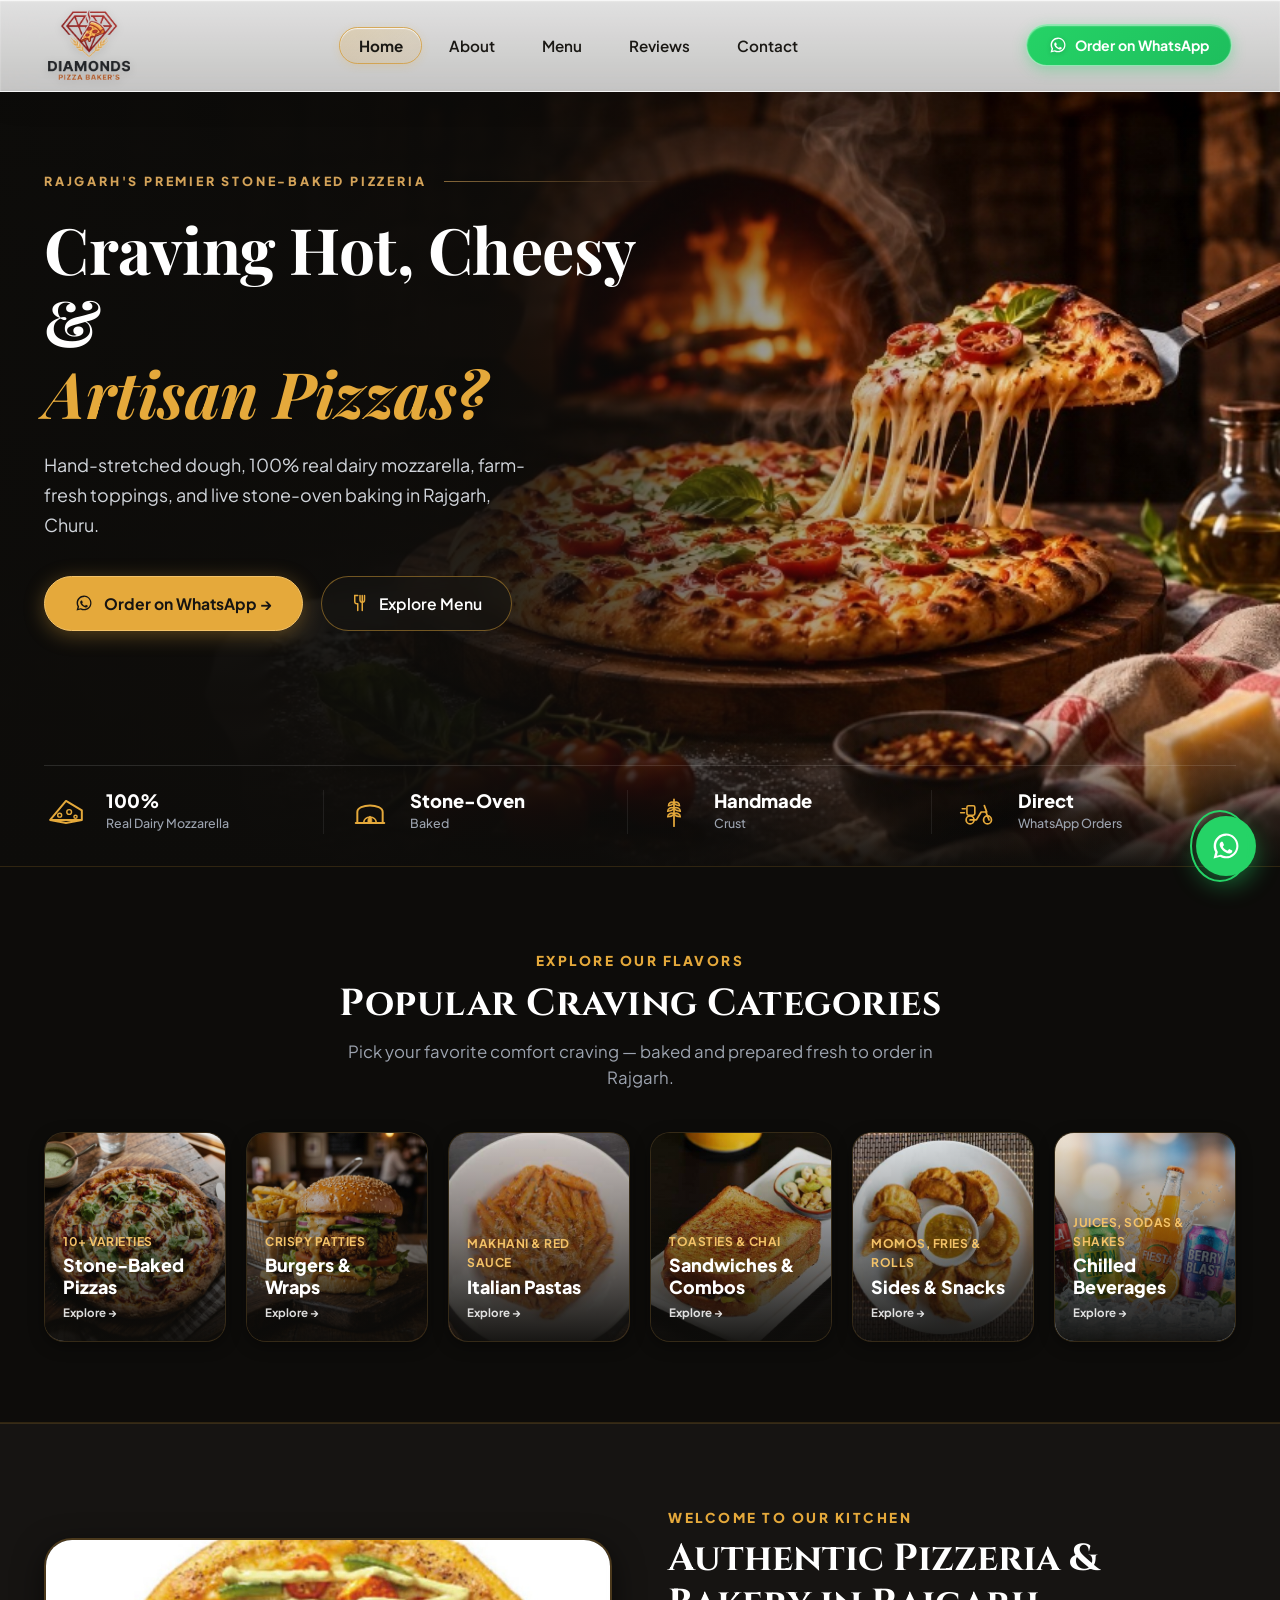
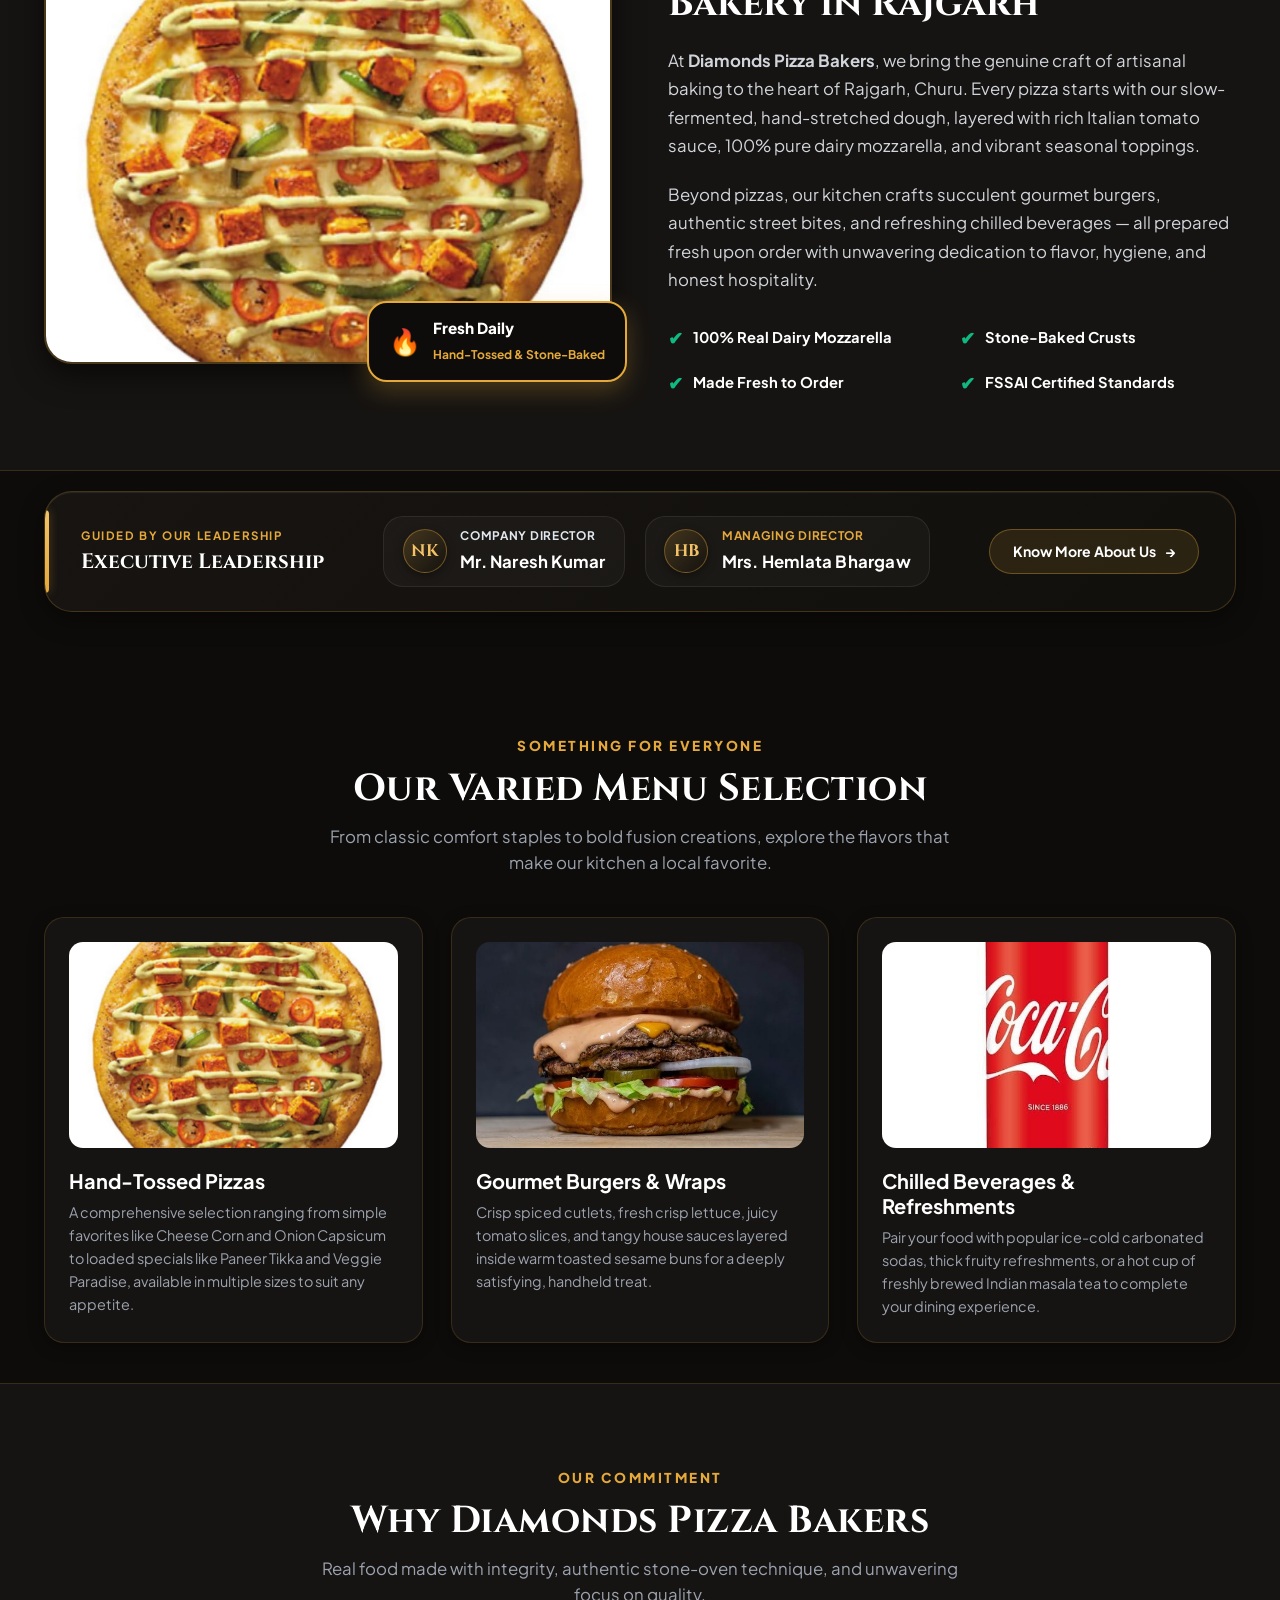
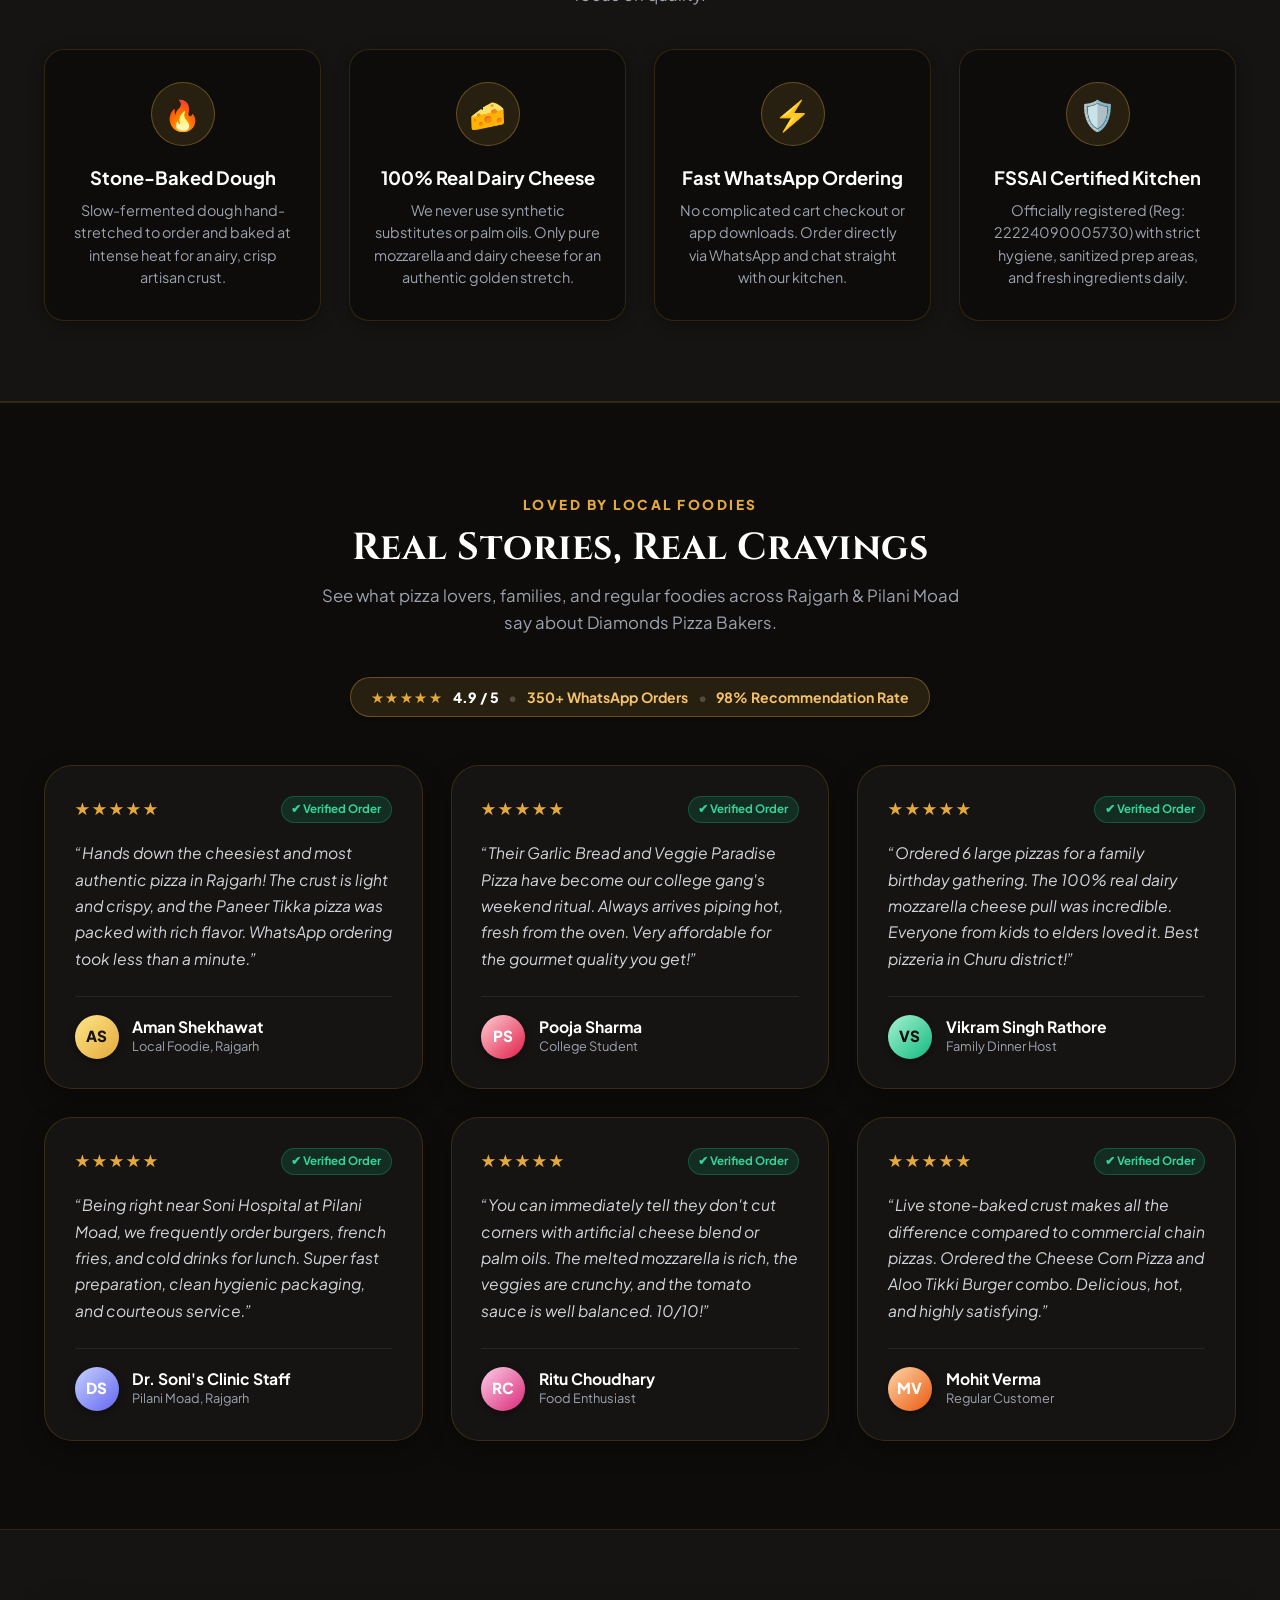
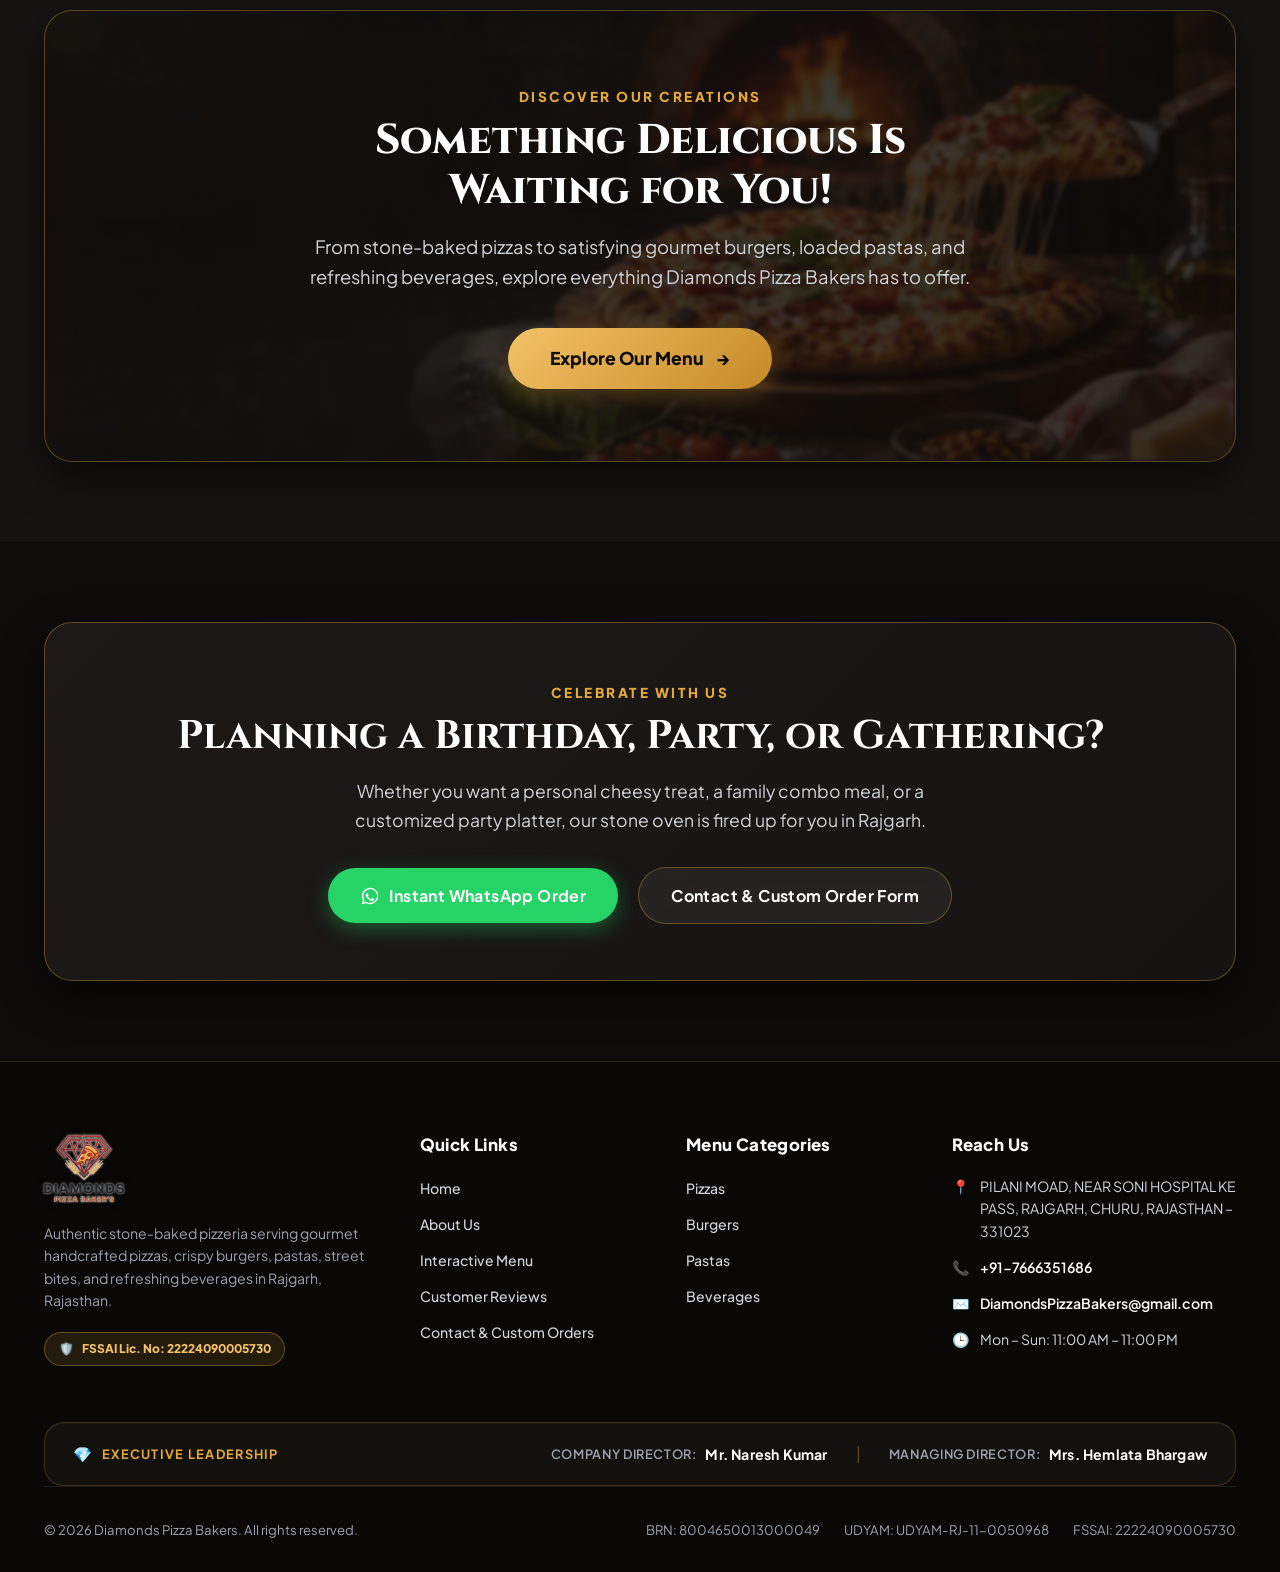
<file: index.html>
<!DOCTYPE html>
<html lang="en">
<head>
  <meta charset="UTF-8" />
  <meta name="viewport" content="width=device-width, initial-scale=1.0" />
  <title>Diamonds Pizza Bakers | Authentic Wood-Fired & Stone-Baked Pizzeria in Rajgarh, Churu</title>
  <meta name="description" content="Welcome to Diamonds Pizza Bakers, Rajgarh's premier stone-baked pizzeria. Savor authentic artisan pizzas with 100% pure dairy mozzarella, gourmet burgers, pastas, and beverages with instant WhatsApp ordering." />
  <link rel="icon" type="image/svg+xml" href="assets/logo/favicon.svg" />
  <link rel="icon" type="image/png" sizes="128x128" href="assets/logo/favicon.png" />
  <link rel="apple-touch-icon" href="assets/logo/favicon.png" />
  <link rel="stylesheet" href="css/style.css" />
  <!-- Schema.org Restaurant Structured Data for Local SEO -->
  <script type="application/ld+json">
  {
    "@context": "https://schema.org",
    "@type": "Restaurant",
    "name": "Diamonds Pizza Bakers",
    "image": "assets/images/hero/hero-artisan-oven.jpg",
    "telephone": "+91-7666351686",
    "email": "DiamondsPizzaBakers@gmail.com",
    "address": {
      "@type": "PostalAddress",
      "streetAddress": "Pilani Moad, Near Soni Hospital Ke Pass",
      "addressLocality": "Rajgarh",
      "addressRegion": "Rajasthan",
      "postalCode": "331023",
      "addressCountry": "IN"
    },
    "servesCuisine": ["Pizza", "Burgers", "Italian", "Fast Food"],
    "priceRange": "₹50 - ₹300",
    "openingHours": "Mo-Su 11:00-23:00",
    "aggregateRating": {
      "@type": "AggregateRating",
      "ratingValue": "4.9",
      "reviewCount": "350"
    }
  }
  </script>
</head>
<body>

  <!-- ==================== HEADER (EXACT REFERENCE MOCKUP) ==================== -->
  <header class="site-header" id="site-header">
    <div class="header-container">
      <a href="index.html" class="brand-logo" aria-label="Diamonds Pizza Bakers Home">
        <img src="assets/logo/logo.png" alt="Diamonds Pizza Bakers Logo" width="82" height="70" />
      </a>

      <!-- Navigation Links (Centered, Home with Gold Pill) -->
      <nav aria-label="Main Navigation">
        <ul class="nav-menu" id="nav-menu">
          <li class="mobile-drawer-brand">
            <a href="index.html" class="drawer-logo" aria-label="Diamonds Pizza Bakers Home">
              <img src="assets/logo/logo.png" alt="Diamonds Pizza Bakers Logo" width="65" height="55" />
            </a>
          </li>
          <li><a href="index.html" class="nav-link active">Home</a></li>
          <li><a href="about.html" class="nav-link">About</a></li>
          <li><a href="menu.html" class="nav-link">Menu</a></li>
          <li><a href="#reviews" class="nav-link">Reviews</a></li>
          <li><a href="contact.html" class="nav-link">Contact</a></li>
        </ul>
      </nav>

      <!-- Right Action CTA Button (Emerald Border Pill) -->
      <div class="header-actions">
        <a href="https://wa.me/917666351686?text=Hello%20Diamonds%20Pizza%20Bakers!%20I%20would%20like%20to%20place%20an%20order." 
           target="_blank" 
           rel="noopener noreferrer" 
           class="header-wa-pill" 
           aria-label="Order on WhatsApp">
          <svg viewBox="0 0 24 24" width="18" height="18" fill="currentColor">
            <path d="M12.04 2c-5.46 0-9.91 4.45-9.91 9.91 0 1.75.46 3.45 1.32 4.95L2.05 22l5.25-1.38c1.45.79 3.08 1.21 4.74 1.21 5.46 0 9.91-4.45 9.91-9.91 0-2.65-1.03-5.14-2.9-7.01A9.816 9.816 0 0012.04 2zm.01 1.67c4.54 0 8.24 3.7 8.24 8.24 0 2.2-.86 4.28-2.42 5.83a8.18 8.18 0 01-5.82 2.41c-1.42 0-2.82-.37-4.06-1.07l-.29-.16-3.02.79.81-2.95-.19-.3a8.19 8.19 0 01-1.25-4.38c0-4.54 3.7-8.24 8.24-8.24zm4.52 11.66c-.25-.13-1.47-.72-1.7-.81-.23-.08-.39-.13-.56.13-.17.25-.64.81-.79.97-.14.17-.29.19-.54.06-.25-.13-1.06-.39-2.02-1.24-.75-.67-1.25-1.49-1.4-1.74-.15-.25-.02-.39.11-.51.11-.11.25-.29.37-.43.13-.15.17-.25.25-.42.08-.17.04-.32-.02-.45-.06-.13-.56-1.35-.77-1.85-.2-.49-.41-.42-.56-.43h-.48c-.16 0-.43.06-.66.31-.23.25-.87.85-.87 2.08 0 1.22.89 2.41 1.02 2.58.13.17 1.76 2.68 4.26 3.76.6.26 1.06.41 1.42.53.6.19 1.15.16 1.58.1.48-.07 1.47-.6 1.68-1.18.21-.58.21-1.07.15-1.18-.06-.1-.22-.16-.47-.29z"/>
          </svg>
          <span>Order on WhatsApp</span>
        </a>

        <!-- Mobile Menu Toggle Button -->
        <button type="button" class="mobile-nav-toggle" aria-label="Toggle navigation menu" aria-expanded="false">
          <span></span>
          <span></span>
          <span></span>
        </button>
      </div>
    </div>
  </header>

  <!-- Mobile Drawer Overlay -->
  <div class="nav-overlay" id="nav-overlay"></div>

  <main id="main-content">
    <!-- ==================== HERO SECTION (EXACT REFERENCE MOCKUP) ==================== -->
    <section class="hero-section">
      <div class="container" style="flex-grow: 1; display: flex; flex-direction: column; justify-content: space-between;">
        
        <!-- Main Left Content Block -->
        <div class="hero-main-wrap">
          <!-- Eyebrow Tagline with Horizontal Line -->
          <div class="hero-eyebrow-wrap">
            <span class="hero-eyebrow-text">RAJGARH'S PREMIER STONE-BAKED PIZZERIA</span>
            <div class="hero-eyebrow-line"></div>
          </div>

          <!-- Hero Headline with Italic Gold Serif Accent -->
          <h1 class="hero-title">
            Craving Hot, Cheesy &amp; <br />
            <span class="hero-title-italic">Artisan Pizzas?</span>
          </h1>

          <!-- Hero Subtitle -->
          <p class="hero-description">
            Hand-stretched dough, 100% real dairy mozzarella, farm-fresh toppings, and live stone-oven baking in Rajgarh, Churu.
          </p>

          <!-- Hero Action Buttons -->
          <div class="hero-actions">
            <!-- Solid Gold Pill Button -->
            <a href="https://wa.me/917666351686?text=Hello%20Diamonds%20Pizza%20Bakers!%20I%20would%20like%20to%20place%20an%20order." 
               target="_blank" 
               rel="noopener noreferrer" 
               class="btn-hero-gold" 
               aria-label="Order on WhatsApp">
              <svg viewBox="0 0 24 24" width="18" height="18" fill="currentColor">
                <path d="M12.04 2c-5.46 0-9.91 4.45-9.91 9.91 0 1.75.46 3.45 1.32 4.95L2.05 22l5.25-1.38c1.45.79 3.08 1.21 4.74 1.21 5.46 0 9.91-4.45 9.91-9.91 0-2.65-1.03-5.14-2.9-7.01A9.816 9.816 0 0012.04 2zm.01 1.67c4.54 0 8.24 3.7 8.24 8.24 0 2.2-.86 4.28-2.42 5.83a8.18 8.18 0 01-5.82 2.41c-1.42 0-2.82-.37-4.06-1.07l-.29-.16-3.02.79.81-2.95-.19-.3a8.19 8.19 0 01-1.25-4.38c0-4.54 3.7-8.24 8.24-8.24zm4.52 11.66c-.25-.13-1.47-.72-1.7-.81-.23-.08-.39-.13-.56.13-.17.25-.64.81-.79.97-.14.17-.29.19-.54.06-.25-.13-1.06-.39-2.02-1.24-.75-.67-1.25-1.49-1.4-1.74-.15-.25-.02-.39.11-.51.11-.11.25-.29.37-.43.13-.15.17-.25.25-.42.08-.17.04-.32-.02-.45-.06-.13-.56-1.35-.77-1.85-.2-.49-.41-.42-.56-.43h-.48c-.16 0-.43.06-.66.31-.23.25-.87.85-.87 2.08 0 1.22.89 2.41 1.02 2.58.13.17 1.76 2.68 4.26 3.76.6.26 1.06.41 1.42.53.6.19 1.15.16 1.58.1.48-.07 1.47-.6 1.68-1.18.21-.58.21-1.07.15-1.18-.06-.1-.22-.16-.47-.29z"/>
              </svg>
              <span>Order on WhatsApp →</span>
            </a>

            <!-- Dark Translucent Outline Pill Button -->
            <a href="menu.html" class="btn-hero-outline">
              <svg viewBox="0 0 24 24" width="18" height="18" fill="none" stroke="currentColor" stroke-width="2" stroke-linecap="round" stroke-linejoin="round">
                <path d="M18 2v6a3 3 0 0 1-3 3 3 3 0 0 1-3-3V2" />
                <path d="M15 2v20" />
                <path d="M5 2v8a3 3 0 0 0 3 3h1v9" />
                <path d="M5 2h4" />
              </svg>
              <span>Explore Menu</span>
            </a>
          </div>
        </div>

        <!-- Bottom 4-Column Feature Strip (Exact Reference Mockup Layout) -->
        <div class="hero-features-strip">
          <!-- 1. Cheese Wedge -->
          <div class="hero-feature-item">
            <div class="hero-feature-icon" aria-hidden="true">
              <svg viewBox="0 0 48 48">
                <!-- Cheese Wedge -->
                <path d="M4 34 L24 10 L44 22 L44 34 L4 34 Z" stroke="#E5A93B" stroke-width="2.5" stroke-linejoin="round" />
                <path d="M4 34 L24 38 L44 34" stroke="#E5A93B" stroke-width="2.5" />
                <circle cx="16" cy="28" r="2.5" stroke="#E5A93B" stroke-width="1.8" />
                <circle cx="28" cy="24" r="3" stroke="#E5A93B" stroke-width="1.8" />
                <circle cx="36" cy="30" r="2" stroke="#E5A93B" stroke-width="1.8" />
              </svg>
            </div>
            <div class="hero-feature-text">
              <strong>100%</strong>
              <span>Real Dairy Mozzarella</span>
            </div>
          </div>

          <!-- 2. Stone Oven -->
          <div class="hero-feature-item">
            <div class="hero-feature-icon" aria-hidden="true">
              <svg viewBox="0 0 48 48">
                <!-- Oven Arch & Fire -->
                <path d="M8 38 L8 24 C8 13, 40 13, 40 24 L40 38 Z" stroke="#E5A93B" stroke-width="2.5" />
                <path d="M16 38 C16 28, 32 28, 32 38 Z" stroke="#E5A93B" stroke-width="2.2" />
                <!-- Dancing Flame -->
                <path d="M22 38 C20 34, 23 30, 24 29 C25 31, 27 32, 26 38 Z" fill="#E5A93B" />
                <line x1="6" y1="38" x2="42" y2="38" stroke="#E5A93B" stroke-width="2.5" stroke-linecap="round" />
              </svg>
            </div>
            <div class="hero-feature-text">
              <strong>Stone-Oven</strong>
              <span>Baked</span>
            </div>
          </div>

          <!-- 3. Wheat Ear / Handmade Crust -->
          <div class="hero-feature-item">
            <div class="hero-feature-icon" aria-hidden="true">
              <svg viewBox="0 0 48 48">
                <!-- Wheat Stalk -->
                <line x1="24" y1="42" x2="24" y2="8" stroke="#E5A93B" stroke-width="2.2" stroke-linecap="round" />
                <path d="M24 12 C28 10, 31 13, 31 16 C28 16, 25 14, 24 12 Z" stroke="#E5A93B" stroke-width="1.8" fill="#E5A93B" fill-opacity="0.25" />
                <path d="M24 12 C20 10, 17 13, 17 16 C20 16, 23 14, 24 12 Z" stroke="#E5A93B" stroke-width="1.8" fill="#E5A93B" fill-opacity="0.25" />
                <path d="M24 19 C28 17, 32 20, 32 23 C28 23, 25 21, 24 19 Z" stroke="#E5A93B" stroke-width="1.8" fill="#E5A93B" fill-opacity="0.25" />
                <path d="M24 19 C20 17, 16 20, 16 23 C20 23, 23 21, 24 19 Z" stroke="#E5A93B" stroke-width="1.8" fill="#E5A93B" fill-opacity="0.25" />
                <path d="M24 26 C28 24, 32 27, 32 30 C28 30, 25 28, 24 26 Z" stroke="#E5A93B" stroke-width="1.8" fill="#E5A93B" fill-opacity="0.25" />
                <path d="M24 26 C20 24, 16 27, 16 30 C20 30, 23 28, 24 26 Z" stroke="#E5A93B" stroke-width="1.8" fill="#E5A93B" fill-opacity="0.25" />
              </svg>
            </div>
            <div class="hero-feature-text">
              <strong>Handmade</strong>
              <span>Crust</span>
            </div>
          </div>

          <!-- 4. Direct WhatsApp Orders / Delivery Scooter -->
          <div class="hero-feature-item">
            <div class="hero-feature-icon" aria-hidden="true">
              <svg viewBox="0 0 48 48">
                <!-- Delivery Scooter -->
                <circle cx="14" cy="34" r="5" stroke="#E5A93B" stroke-width="2.2" />
                <circle cx="36" cy="34" r="5" stroke="#E5A93B" stroke-width="2.2" />
                <path d="M14 34 L22 34 L28 24 L34 24" stroke="#E5A93B" stroke-width="2.2" stroke-linecap="round" stroke-linejoin="round" />
                <path d="M34 24 L38 34" stroke="#E5A93B" stroke-width="2.2" stroke-linecap="round" />
                <path d="M32 16 L35 24" stroke="#E5A93B" stroke-width="2.2" stroke-linecap="round" />
                <!-- Food Delivery Box -->
                <rect x="10" y="16" width="10" height="12" rx="2" stroke="#E5A93B" stroke-width="2" />
                <!-- Speed Lines -->
                <line x1="4" y1="20" x2="8" y2="20" stroke="#E5A93B" stroke-width="1.8" stroke-linecap="round" />
                <line x1="2" y1="25" x2="7" y2="25" stroke="#E5A93B" stroke-width="1.8" stroke-linecap="round" />
              </svg>
            </div>
            <div class="hero-feature-text">
              <strong>Direct</strong>
              <span>WhatsApp Orders</span>
            </div>
          </div>
        </div>
      </div>
    </section>

    <!-- ==================== POPULAR CRAVING CATEGORIES ==================== -->
    <section class="categories-showcase-section" id="categories">
      <div class="container">
        <div class="text-center">
          <span class="section-eyebrow">EXPLORE OUR FLAVORS</span>
          <h2 class="section-title">Popular Craving Categories</h2>
          <p class="section-subtitle">
            Pick your favorite comfort craving — baked and prepared fresh to order in Rajgarh.
          </p>
        </div>

        <div class="categories-grid">
          <!-- 1. Pizzas -->
          <a href="menu.html?category=pizza" class="category-showcase-card" data-category-target="pizza">
            <img src="assets/images/categories/cat-pizza.jpg" alt="Stone-Baked Pizzas" class="card-bg-img" loading="lazy" />
            <div class="card-overlay">
              <span class="card-count">10+ Varieties</span>
              <h3 class="card-title">Stone-Baked Pizzas</h3>
              <span class="card-arrow-pill">Explore →</span>
            </div>
          </a>

          <!-- 2. Burgers -->
          <a href="menu.html?category=burgers" class="category-showcase-card" data-category-target="burgers">
            <img src="assets/images/categories/cat-burgers.jpg" alt="Gourmet Burgers & Wraps" class="card-bg-img" loading="lazy" />
            <div class="card-overlay">
              <span class="card-count">Crispy Patties</span>
              <h3 class="card-title">Burgers & Wraps</h3>
              <span class="card-arrow-pill">Explore →</span>
            </div>
          </a>

          <!-- 3. Pastas -->
          <a href="menu.html?category=pastas" class="category-showcase-card" data-category-target="pastas">
            <img src="assets/images/categories/cat-pastas.jpg" alt="Creamy Italian Pastas" class="card-bg-img" loading="lazy" />
            <div class="card-overlay">
              <span class="card-count">Makhani & Red Sauce</span>
              <h3 class="card-title">Italian Pastas</h3>
              <span class="card-arrow-pill">Explore →</span>
            </div>
          </a>

          <!-- 4. Sandwiches & Combos -->
          <a href="menu.html?category=sides" class="category-showcase-card" data-category-target="sides">
            <img src="assets/images/menu/veg-sandwich-tea-combo.jpg" alt="Grilled Sandwiches & Combos" class="card-bg-img" loading="lazy" />
            <div class="card-overlay">
              <span class="card-count">Toasties & Chai</span>
              <h3 class="card-title">Sandwiches & Combos</h3>
              <span class="card-arrow-pill">Explore →</span>
            </div>
          </a>

          <!-- 5. Street Bites & Snacks -->
          <a href="menu.html?category=sides" class="category-showcase-card" data-category-target="sides">
            <img src="assets/images/categories/cat-street-food.jpg" alt="Street Bites & Snacks" class="card-bg-img" loading="lazy" />
            <div class="card-overlay">
              <span class="card-count">Momos, Fries & Rolls</span>
              <h3 class="card-title">Sides & Snacks</h3>
              <span class="card-arrow-pill">Explore →</span>
            </div>
          </a>

          <!-- 6. Chilled Beverages -->
          <a href="menu.html?category=beverages" class="category-showcase-card" data-category-target="beverages">
            <img src="assets/images/categories/cat-beverages.jpg" alt="Chilled Beverages & Refreshments" class="card-bg-img" loading="lazy" />
            <div class="card-overlay">
              <span class="card-count">Juices, Sodas & Shakes</span>
              <h3 class="card-title">Chilled Beverages</h3>
              <span class="card-arrow-pill">Explore →</span>
            </div>
          </a>
        </div>
      </div>
    </section>

    <!-- ==================== SECTION 3: RESTAURANT INTRODUCTION ==================== -->
    <section class="home-intro-section">
      <div class="container">
        <div class="home-intro-grid">
          <!-- Visual presentation -->
          <div class="home-intro-visual">
            <img src="assets/images/menu/paneer-tikka-pizza.jpg" alt="Artisan stone-baked pizza at Diamonds Pizza Bakers" class="home-intro-img" loading="lazy" />
            <div class="home-intro-badge">
              <span class="badge-icon">🔥</span>
              <div class="home-intro-badge-text">
                <strong>Fresh Daily</strong>
                <span>Hand-Tossed & Stone-Baked</span>
              </div>
            </div>
          </div>

          <!-- Brand Content -->
          <div class="home-intro-content">
            <span class="section-eyebrow">WELCOME TO OUR KITCHEN</span>
            <h2>Authentic Pizzeria & Bakery in Rajgarh</h2>
            <p>
              At <strong>Diamonds Pizza Bakers</strong>, we bring the genuine craft of artisanal baking to the heart of Rajgarh, Churu. Every pizza starts with our slow-fermented, hand-stretched dough, layered with rich Italian tomato sauce, 100% pure dairy mozzarella, and vibrant seasonal toppings.
            </p>
            <p>
              Beyond pizzas, our kitchen crafts succulent gourmet burgers, authentic street bites, and refreshing chilled beverages — all prepared fresh upon order with unwavering dedication to flavor, hygiene, and honest hospitality.
            </p>

            <div class="home-intro-highlights">
              <div class="intro-highlight-item">
                <span class="icon">✔</span>
                <span>100% Real Dairy Mozzarella</span>
              </div>
              <div class="intro-highlight-item">
                <span class="icon">✔</span>
                <span>Stone-Baked Crusts</span>
              </div>
              <div class="intro-highlight-item">
                <span class="icon">✔</span>
                <span>Made Fresh to Order</span>
              </div>
              <div class="intro-highlight-item">
                <span class="icon">✔</span>
                <span>FSSAI Certified Standards</span>
              </div>
            </div>
          </div>
        </div>
      </div>
    </section>

    <!-- ==================== LEADERSHIP INTRODUCTION STRIP ==================== -->
    <section class="home-leadership-section">
      <div class="container">
        <div class="home-leadership-strip">
          <div class="home-leadership-intro">
            <span class="home-leadership-eyebrow">GUIDED BY OUR LEADERSHIP</span>
            <h3 class="home-leadership-title">Executive Leadership</h3>
          </div>

          <div class="home-leadership-directors">
            <!-- Director 1: Mr. Naresh Kumar -->
            <div class="home-director-pill">
              <div class="home-director-avatar" aria-hidden="true">NK</div>
              <div class="home-director-info">
                <span class="home-director-designation designation-cd">Company Director</span>
                <strong class="home-director-name">Mr. Naresh Kumar</strong>
              </div>
            </div>

            <!-- Director 2: Mrs. Hemlata Bhargaw -->
            <div class="home-director-pill">
              <div class="home-director-avatar" aria-hidden="true">HB</div>
              <div class="home-director-info">
                <span class="home-director-designation designation-md">Managing Director</span>
                <strong class="home-director-name">Mrs. Hemlata Bhargaw</strong>
              </div>
            </div>
          </div>

          <div class="home-leadership-action">
            <a href="about.html#leadership" class="btn-leadership-link">
              <span>Know More About Us</span>
              <span class="btn-arrow" aria-hidden="true">→</span>
            </a>
          </div>
        </div>
      </div>
    </section>

    <!-- ==================== OUR VARIED MENU SELECTION ==================== -->
    <section style="padding: 5rem 0 2.5rem; background: var(--bg-dark);">
      <div class="container">
        <div class="text-center">
          <span class="section-eyebrow">SOMETHING FOR EVERYONE</span>
          <h2 class="section-title">Our Varied Menu Selection</h2>
          <p class="section-subtitle">
            From classic comfort staples to bold fusion creations, explore the flavors that make our kitchen a local favorite.
          </p>
        </div>

        <div class="features-grid variety-grid">
          <!-- Card 1: Pizzas -->
          <div class="variety-card">
            <div class="variety-card-img-wrap">
              <img src="assets/images/menu/paneer-tikka-pizza.jpg" alt="Artisan Pizzas at Diamonds Pizza Bakers" loading="lazy" />
            </div>
            <h3 class="variety-card-title">Hand-Tossed Pizzas</h3>
            <p class="variety-card-desc">
              A comprehensive selection ranging from simple favorites like Cheese Corn and Onion Capsicum to loaded specials like Paneer Tikka and Veggie Paradise, available in multiple sizes to suit any appetite.
            </p>
          </div>

          <!-- Card 2: Burgers -->
          <div class="variety-card">
            <div class="variety-card-img-wrap">
              <img src="assets/images/menu/aloo-tikki-burger.jpg" alt="Gourmet Burgers at Diamonds Pizza Bakers" loading="lazy" />
            </div>
            <h3 class="variety-card-title">Gourmet Burgers & Wraps</h3>
            <p class="variety-card-desc">
              Crisp spiced cutlets, fresh crisp lettuce, juicy tomato slices, and tangy house sauces layered inside warm toasted sesame buns for a deeply satisfying, handheld treat.
            </p>
          </div>

          <!-- Card 3: Beverages -->
          <div class="variety-card">
            <div class="variety-card-img-wrap">
              <img src="assets/images/menu/coca-cola.jpg" alt="Chilled Beverages at Diamonds Pizza Bakers" loading="lazy" />
            </div>
            <h3 class="variety-card-title">Chilled Beverages & Refreshments</h3>
            <p class="variety-card-desc">
              Pair your food with popular ice-cold carbonated sodas, thick fruity refreshments, or a hot cup of freshly brewed Indian masala tea to complete your dining experience.
            </p>
          </div>
        </div>
      </div>
    </section>

    <!-- ==================== SECTION D: WHY CHOOSE US ==================== -->
    <section class="why-choose-section">
      <div class="container">
        <div class="text-center">
          <span class="section-eyebrow">OUR COMMITMENT</span>
          <h2 class="section-title">Why Diamonds Pizza Bakers</h2>
          <p class="section-subtitle">Real food made with integrity, authentic stone-oven technique, and unwavering focus on quality.</p>
        </div>

        <div class="features-grid">
          <div class="feature-box">
            <div class="feature-icon-wrap" aria-hidden="true">🔥</div>
            <h3 class="feature-title">Stone-Baked Dough</h3>
            <p class="feature-desc">Slow-fermented dough hand-stretched to order and baked at intense heat for an airy, crisp artisan crust.</p>
          </div>

          <div class="feature-box">
            <div class="feature-icon-wrap" aria-hidden="true">🧀</div>
            <h3 class="feature-title">100% Real Dairy Cheese</h3>
            <p class="feature-desc">We never use synthetic substitutes or palm oils. Only pure mozzarella and dairy cheese for an authentic golden stretch.</p>
          </div>

          <div class="feature-box">
            <div class="feature-icon-wrap" aria-hidden="true">⚡</div>
            <h3 class="feature-title">Fast WhatsApp Ordering</h3>
            <p class="feature-desc">No complicated cart checkout or app downloads. Order directly via WhatsApp and chat straight with our kitchen.</p>
          </div>

          <div class="feature-box">
            <div class="feature-icon-wrap" aria-hidden="true">🛡️</div>
            <h3 class="feature-title">FSSAI Certified Kitchen</h3>
            <p class="feature-desc">Officially registered (Reg: 22224090005730) with strict hygiene, sanitized prep areas, and fresh ingredients daily.</p>
          </div>
        </div>
      </div>
    </section>

    <!-- ==================== CUSTOMER REVIEWS & STORIES ==================== -->
    <section class="reviews-section" id="reviews">
      <div class="container">
        <div class="text-center">
          <span class="section-eyebrow">LOVED BY LOCAL FOODIES</span>
          <h2 class="section-title">Real Stories, Real Cravings</h2>
          <p class="section-subtitle">
            See what pizza lovers, families, and regular foodies across Rajgarh & Pilani Moad say about Diamonds Pizza Bakers.
          </p>

          <div class="reviews-summary-badge">
            <span class="summary-stars" aria-label="5 stars">★★★★★</span>
            <span class="summary-score">4.9 / 5</span>
            <span class="summary-divider">•</span>
            <span class="summary-count">350+ WhatsApp Orders</span>
            <span class="summary-divider">•</span>
            <span class="summary-recommend">98% Recommendation Rate</span>
          </div>
        </div>

        <div class="reviews-grid">
          <!-- Review 1 -->
          <div class="review-card">
            <div class="review-card-top">
              <div class="review-stars" aria-label="5 out of 5 stars">
                <span>★</span><span>★</span><span>★</span><span>★</span><span>★</span>
              </div>
              <span class="verified-pill">✔ Verified Order</span>
            </div>
            <p class="review-quote">
              “Hands down the cheesiest and most authentic pizza in Rajgarh! The crust is light and crispy, and the Paneer Tikka pizza was packed with rich flavor. WhatsApp ordering took less than a minute.”
            </p>
            <div class="review-author">
              <div class="review-avatar" style="background: linear-gradient(135deg, #FDE68A, #E5A93B);">AS</div>
              <div class="review-meta">
                <h4 class="review-name">Aman Shekhawat</h4>
                <span class="review-role">Local Foodie, Rajgarh</span>
              </div>
            </div>
          </div>

          <!-- Review 2 -->
          <div class="review-card">
            <div class="review-card-top">
              <div class="review-stars" aria-label="5 out of 5 stars">
                <span>★</span><span>★</span><span>★</span><span>★</span><span>★</span>
              </div>
              <span class="verified-pill">✔ Verified Order</span>
            </div>
            <p class="review-quote">
              “Their Garlic Bread and Veggie Paradise Pizza have become our college gang's weekend ritual. Always arrives piping hot, fresh from the oven. Very affordable for the gourmet quality you get!”
            </p>
            <div class="review-author">
              <div class="review-avatar" style="background: linear-gradient(135deg, #FECDD3, #E11D48); color: #FFFFFF;">PS</div>
              <div class="review-meta">
                <h4 class="review-name">Pooja Sharma</h4>
                <span class="review-role">College Student</span>
              </div>
            </div>
          </div>

          <!-- Review 3 -->
          <div class="review-card">
            <div class="review-card-top">
              <div class="review-stars" aria-label="5 out of 5 stars">
                <span>★</span><span>★</span><span>★</span><span>★</span><span>★</span>
              </div>
              <span class="verified-pill">✔ Verified Order</span>
            </div>
            <p class="review-quote">
              “Ordered 6 large pizzas for a family birthday gathering. The 100% real dairy mozzarella cheese pull was incredible. Everyone from kids to elders loved it. Best pizzeria in Churu district!”
            </p>
            <div class="review-author">
              <div class="review-avatar" style="background: linear-gradient(135deg, #A7F3D0, #10B981); color: #0D0C0A;">VS</div>
              <div class="review-meta">
                <h4 class="review-name">Vikram Singh Rathore</h4>
                <span class="review-role">Family Dinner Host</span>
              </div>
            </div>
          </div>

          <!-- Review 4 -->
          <div class="review-card">
            <div class="review-card-top">
              <div class="review-stars" aria-label="5 out of 5 stars">
                <span>★</span><span>★</span><span>★</span><span>★</span><span>★</span>
              </div>
              <span class="verified-pill">✔ Verified Order</span>
            </div>
            <p class="review-quote">
              “Being right near Soni Hospital at Pilani Moad, we frequently order burgers, french fries, and cold drinks for lunch. Super fast preparation, clean hygienic packaging, and courteous service.”
            </p>
            <div class="review-author">
              <div class="review-avatar" style="background: linear-gradient(135deg, #C7D2FE, #6366F1); color: #FFFFFF;">DS</div>
              <div class="review-meta">
                <h4 class="review-name">Dr. Soni's Clinic Staff</h4>
                <span class="review-role">Pilani Moad, Rajgarh</span>
              </div>
            </div>
          </div>

          <!-- Review 5 -->
          <div class="review-card">
            <div class="review-card-top">
              <div class="review-stars" aria-label="5 out of 5 stars">
                <span>★</span><span>★</span><span>★</span><span>★</span><span>★</span>
              </div>
              <span class="verified-pill">✔ Verified Order</span>
            </div>
            <p class="review-quote">
              “You can immediately tell they don't cut corners with artificial cheese blend or palm oils. The melted mozzarella is rich, the veggies are crunchy, and the tomato sauce is well balanced. 10/10!”
            </p>
            <div class="review-author">
              <div class="review-avatar" style="background: linear-gradient(135deg, #FBCFE8, #DB2777); color: #FFFFFF;">RC</div>
              <div class="review-meta">
                <h4 class="review-name">Ritu Choudhary</h4>
                <span class="review-role">Food Enthusiast</span>
              </div>
            </div>
          </div>

          <!-- Review 6 -->
          <div class="review-card">
            <div class="review-card-top">
              <div class="review-stars" aria-label="5 out of 5 stars">
                <span>★</span><span>★</span><span>★</span><span>★</span><span>★</span>
              </div>
              <span class="verified-pill">✔ Verified Order</span>
            </div>
            <p class="review-quote">
              “Live stone-baked crust makes all the difference compared to commercial chain pizzas. Ordered the Cheese Corn Pizza and Aloo Tikki Burger combo. Delicious, hot, and highly satisfying.”
            </p>
            <div class="review-author">
              <div class="review-avatar" style="background: linear-gradient(135deg, #FED7AA, #EA580C); color: #FFFFFF;">MV</div>
              <div class="review-meta">
                <h4 class="review-name">Mohit Verma</h4>
                <span class="review-role">Regular Customer</span>
              </div>
            </div>
          </div>
        </div>
      </div>
    </section>

    <!-- ==================== SECTION 4: EXPLORE OUR MENU CTA ==================== -->
    <section class="explore-menu-cta-section">
      <div class="container">
        <div class="explore-menu-banner-card">
          <img src="assets/images/hero/hero-pizza.jpg" alt="" class="explore-menu-banner-bg" aria-hidden="true" />
          <div class="explore-menu-banner-content">
            <span class="section-eyebrow">DISCOVER OUR CREATIONS</span>
            <h2 class="explore-menu-title">Something Delicious Is Waiting for You!</h2>
            <p class="explore-menu-text">
              From stone-baked pizzas to satisfying gourmet burgers, loaded pastas, and refreshing beverages, explore everything Diamonds Pizza Bakers has to offer.
            </p>
            <a href="menu.html" class="btn-explore-menu">
              <span>Explore Our Menu</span>
              <span>→</span>
            </a>
          </div>
        </div>
      </div>
    </section>

    <!-- ==================== SECTION E: PARTY & CUSTOM ORDER CTA ==================== -->
    <section class="cta-section">
      <div class="container">
        <div class="cta-card">
          <span class="section-eyebrow">CELEBRATE WITH US</span>
          <h2 class="cta-title">Planning a Birthday, Party, or Gathering?</h2>
          <p class="cta-subtitle">
            Whether you want a personal cheesy treat, a family combo meal, or a customized party platter, our stone oven is fired up for you in Rajgarh.
          </p>
          <div class="cta-actions">
            <a href="https://wa.me/917666351686?text=Hello%20Diamonds%20Pizza%20Bakers!%20I%20would%20like%20to%20place%20a%20custom%20order." 
               target="_blank" 
               rel="noopener noreferrer" 
               class="btn btn-whatsapp" 
               style="padding: 0.9rem 2rem; font-size: 1rem;">
              <svg viewBox="0 0 24 24" width="20" height="20" fill="currentColor">
                <path d="M12.04 2c-5.46 0-9.91 4.45-9.91 9.91 0 1.75.46 3.45 1.32 4.95L2.05 22l5.25-1.38c1.45.79 3.08 1.21 4.74 1.21 5.46 0 9.91-4.45 9.91-9.91 0-2.65-1.03-5.14-2.9-7.01A9.816 9.816 0 0012.04 2zm.01 1.67c4.54 0 8.24 3.7 8.24 8.24 0 2.2-.86 4.28-2.42 5.83a8.18 8.18 0 01-5.82 2.41c-1.42 0-2.82-.37-4.06-1.07l-.29-.16-3.02.79.81-2.95-.19-.3a8.19 8.19 0 01-1.25-4.38c0-4.54 3.7-8.24 8.24-8.24zm4.52 11.66c-.25-.13-1.47-.72-1.7-.81-.23-.08-.39-.13-.56.13-.17.25-.64.81-.79.97-.14.17-.29.19-.54.06-.25-.13-1.06-.39-2.02-1.24-.75-.67-1.25-1.49-1.4-1.74-.15-.25-.02-.39.11-.51.11-.11.25-.29.37-.43.13-.15.17-.25.25-.42.08-.17.04-.32-.02-.45-.06-.13-.56-1.35-.77-1.85-.2-.49-.41-.42-.56-.43h-.48c-.16 0-.43.06-.66.31-.23.25-.87.85-.87 2.08 0 1.22.89 2.41 1.02 2.58.13.17 1.76 2.68 4.26 3.76.6.26 1.06.41 1.42.53.6.19 1.15.16 1.58.1.48-.07 1.47-.6 1.68-1.18.21-.58.21-1.07.15-1.18-.06-.1-.22-.16-.47-.29z"/>
              </svg>
              <span>Instant WhatsApp Order</span>
            </a>
            <a href="contact.html" class="btn btn-secondary" style="padding: 0.9rem 2rem; font-size: 1rem;">
              <span>Contact & Custom Order Form</span>
            </a>
          </div>
        </div>
      </div>
    </section>
  </main>

  <!-- ==================== FOOTER ==================== -->
  <footer class="site-footer">
    <div class="container">
      <div class="footer-grid">
        <!-- Col 1: Brand Info -->
        <div class="footer-brand">
          <a href="index.html" class="footer-logo" aria-label="Diamonds Pizza Bakers Home">
            <img src="assets/logo/logo.png" alt="Diamonds Pizza Bakers Logo" width="80" height="68" />
          </a>
          <p class="footer-bio">
            Authentic stone-baked pizzeria serving gourmet handcrafted pizzas, crispy burgers, pastas, street bites, and refreshing beverages in Rajgarh, Rajasthan.
          </p>
          <div class="footer-fssai-pill">
            <span>🛡️</span>
            <span>FSSAI Lic. No: 22224090005730</span>
          </div>
        </div>

        <!-- Col 2: Navigation Links -->
        <div>
          <h4 class="footer-title">Quick Links</h4>
          <ul class="footer-links">
            <li><a href="index.html">Home</a></li>
            <li><a href="about.html">About Us</a></li>
            <li><a href="menu.html">Interactive Menu</a></li>
            <li><a href="#reviews">Customer Reviews</a></li>
            <li><a href="contact.html">Contact & Custom Orders</a></li>
          </ul>
        </div>

        <!-- Col 3: Popular Menu Categories -->
        <div>
          <h4 class="footer-title">Menu Categories</h4>
          <ul class="footer-links">
            <li><a href="menu.html?category=pizza">Pizzas</a></li>
            <li><a href="menu.html?category=burgers">Burgers</a></li>
            <li><a href="menu.html?category=pastas">Pastas</a></li>
            <li><a href="menu.html?category=beverages">Beverages</a></li>
          </ul>
        </div>

        <!-- Col 4: Official Contact Information -->
        <div>
          <h4 class="footer-title">Reach Us</h4>
          <ul class="footer-contact-list">
            <li>
              <span>📍</span>
              <span>PILANI MOAD, NEAR SONI HOSPITAL KE PASS, RAJGARH, CHURU, RAJASTHAN – 331023</span>
            </li>
            <li>
              <span>📞</span>
              <a href="tel:+917666351686">+91-7666351686</a>
            </li>
            <li>
              <span>✉️</span>
              <a href="mailto:DiamondsPizzaBakers@gmail.com">DiamondsPizzaBakers@gmail.com</a>
            </li>
            <li>
              <span>🕒</span>
              <span>Mon – Sun: 11:00 AM – 11:00 PM</span>
            </li>
          </ul>
        </div>
      </div>

      <!-- Shared Footer Leadership Row -->
      <div class="footer-leadership-strip">
        <div class="footer-leadership-badge">
          <span class="footer-badge-icon" aria-hidden="true">💎</span>
          <span>Executive Leadership</span>
        </div>
        <div class="footer-leadership-directors">
          <div class="footer-director-col">
            <span class="footer-director-label">Company Director:</span>
            <strong class="footer-director-val">Mr. Naresh Kumar</strong>
          </div>
          <span class="footer-leadership-sep" aria-hidden="true">|</span>
          <div class="footer-director-col">
            <span class="footer-director-label">Managing Director:</span>
            <strong class="footer-director-val">Mrs. Hemlata Bhargaw</strong>
          </div>
        </div>
      </div>

      <!-- Bottom Bar: Registrations & Copyright -->
      <div class="footer-bottom">
        <p>&copy; 2026 Diamonds Pizza Bakers. All rights reserved.</p>
        <div class="footer-reg-details">
          <span>BRN: 8004650013000049</span>
          <span>UDYAM: UDYAM-RJ-11-0050968</span>
          <span>FSSAI: 22224090005730</span>
        </div>
      </div>
    </div>
  </footer>

  <!-- Floating WhatsApp Quick Button -->
  <a href="https://wa.me/917666351686?text=Hello%20Diamonds%20Pizza%20Bakers!%20I%20would%20like%20to%20place%20an%20order." 
     target="_blank" 
     rel="noopener noreferrer" 
     class="floating-wa-btn" 
     aria-label="Chat and Order on WhatsApp">
    <div class="pulse-ring"></div>
    <svg viewBox="0 0 24 24" width="30" height="30" fill="currentColor">
      <path d="M12.04 2c-5.46 0-9.91 4.45-9.91 9.91 0 1.75.46 3.45 1.32 4.95L2.05 22l5.25-1.38c1.45.79 3.08 1.21 4.74 1.21 5.46 0 9.91-4.45 9.91-9.91 0-2.65-1.03-5.14-2.9-7.01A9.816 9.816 0 0012.04 2zm.01 1.67c4.54 0 8.24 3.7 8.24 8.24 0 2.2-.86 4.28-2.42 5.83a8.18 8.18 0 01-5.82 2.41c-1.42 0-2.82-.37-4.06-1.07l-.29-.16-3.02.79.81-2.95-.19-.3a8.19 8.19 0 01-1.25-4.38c0-4.54 3.7-8.24 8.24-8.24zm4.52 11.66c-.25-.13-1.47-.72-1.7-.81-.23-.08-.39-.13-.56.13-.17.25-.64.81-.79.97-.14.17-.29.19-.54.06-.25-.13-1.06-.39-2.02-1.24-.75-.67-1.25-1.49-1.4-1.74-.15-.25-.02-.39.11-.51.11-.11.25-.29.37-.43.13-.15.17-.25.25-.42.08-.17.04-.32-.02-.45-.06-.13-.56-1.35-.77-1.85-.2-.49-.41-.42-.56-.43h-.48c-.16 0-.43.06-.66.31-.23.25-.87.85-.87 2.08 0 1.22.89 2.41 1.02 2.58.13.17 1.76 2.68 4.26 3.76.6.26 1.06.41 1.42.53.6.19 1.15.16 1.58.1.48-.07 1.47-.6 1.68-1.18.21-.58.21-1.07.15-1.18-.06-.1-.22-.16-.47-.29z"/>
    </svg>
  </a>

  <!-- JavaScript Scripts -->
  <script src="js/menu-data.js"></script>
  <script src="js/whatsapp.js"></script>
  <script src="js/main.js"></script>
</body>
</html>
</file>
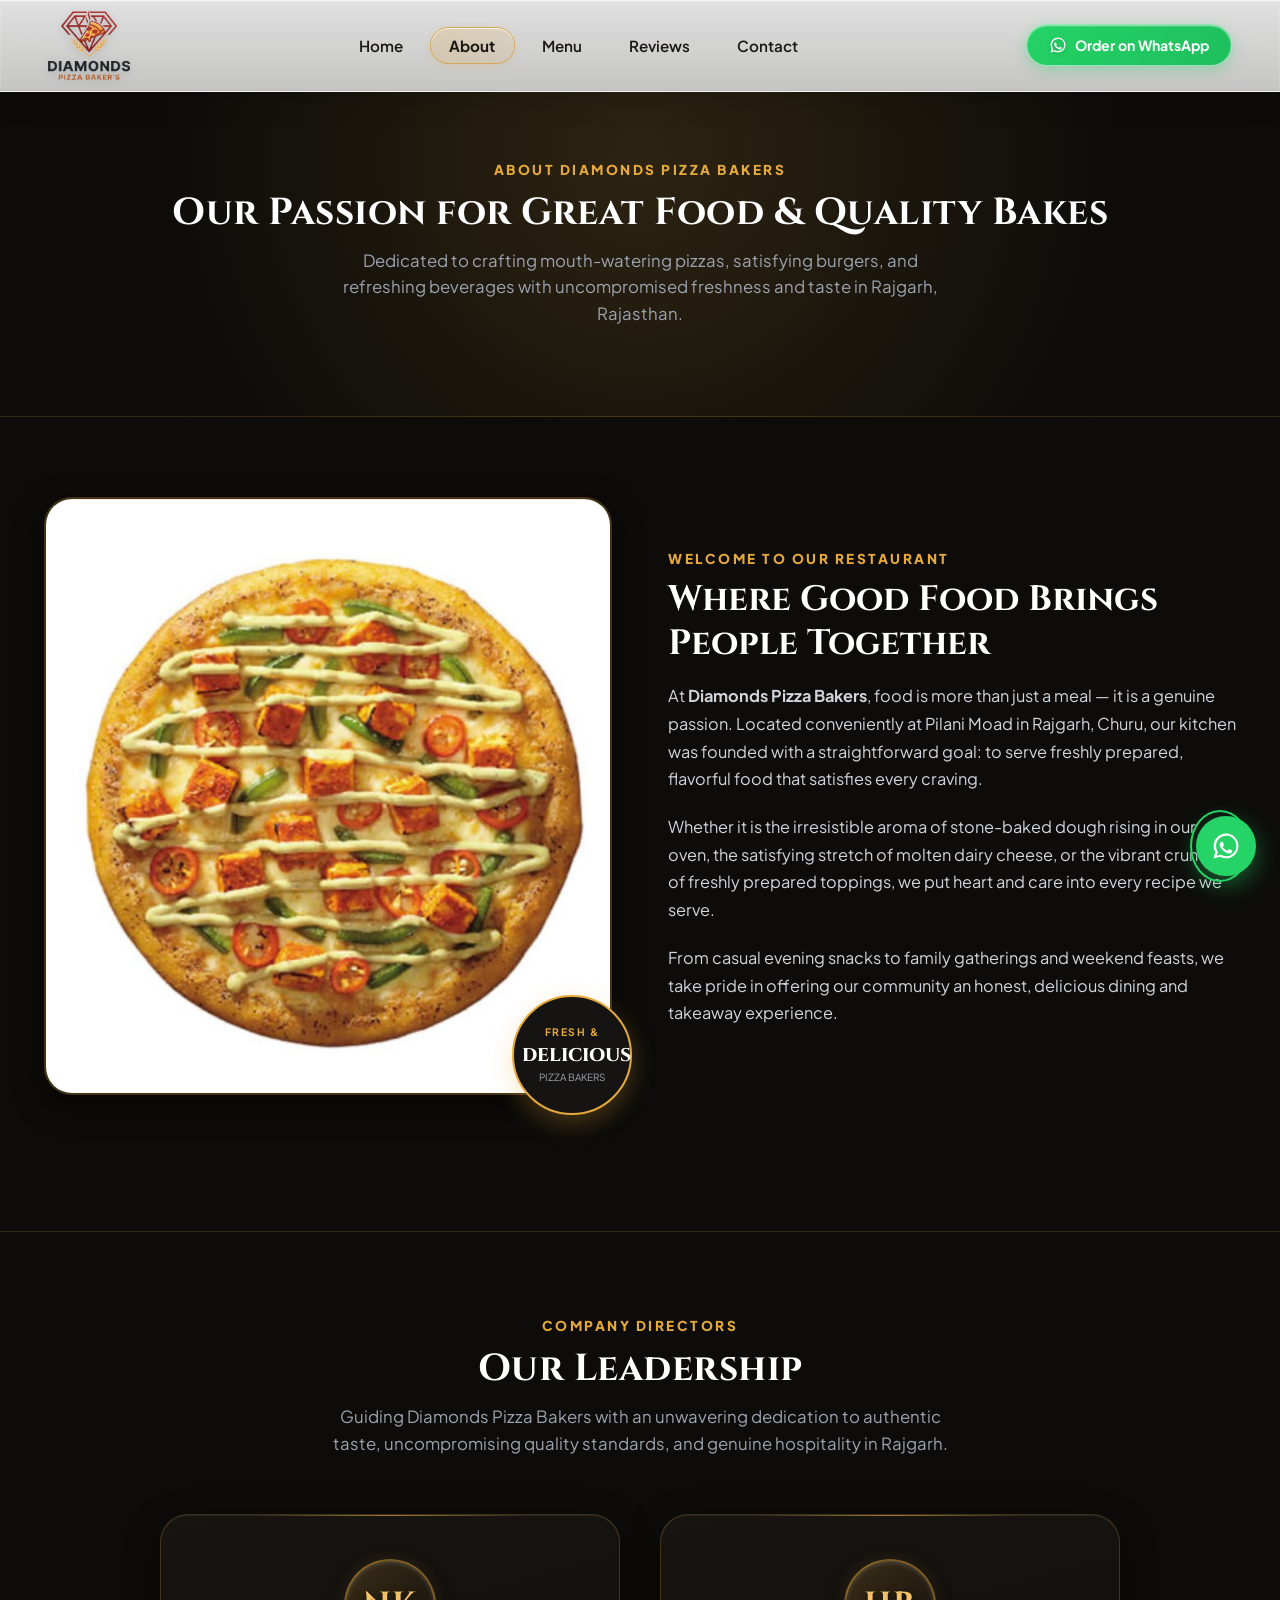
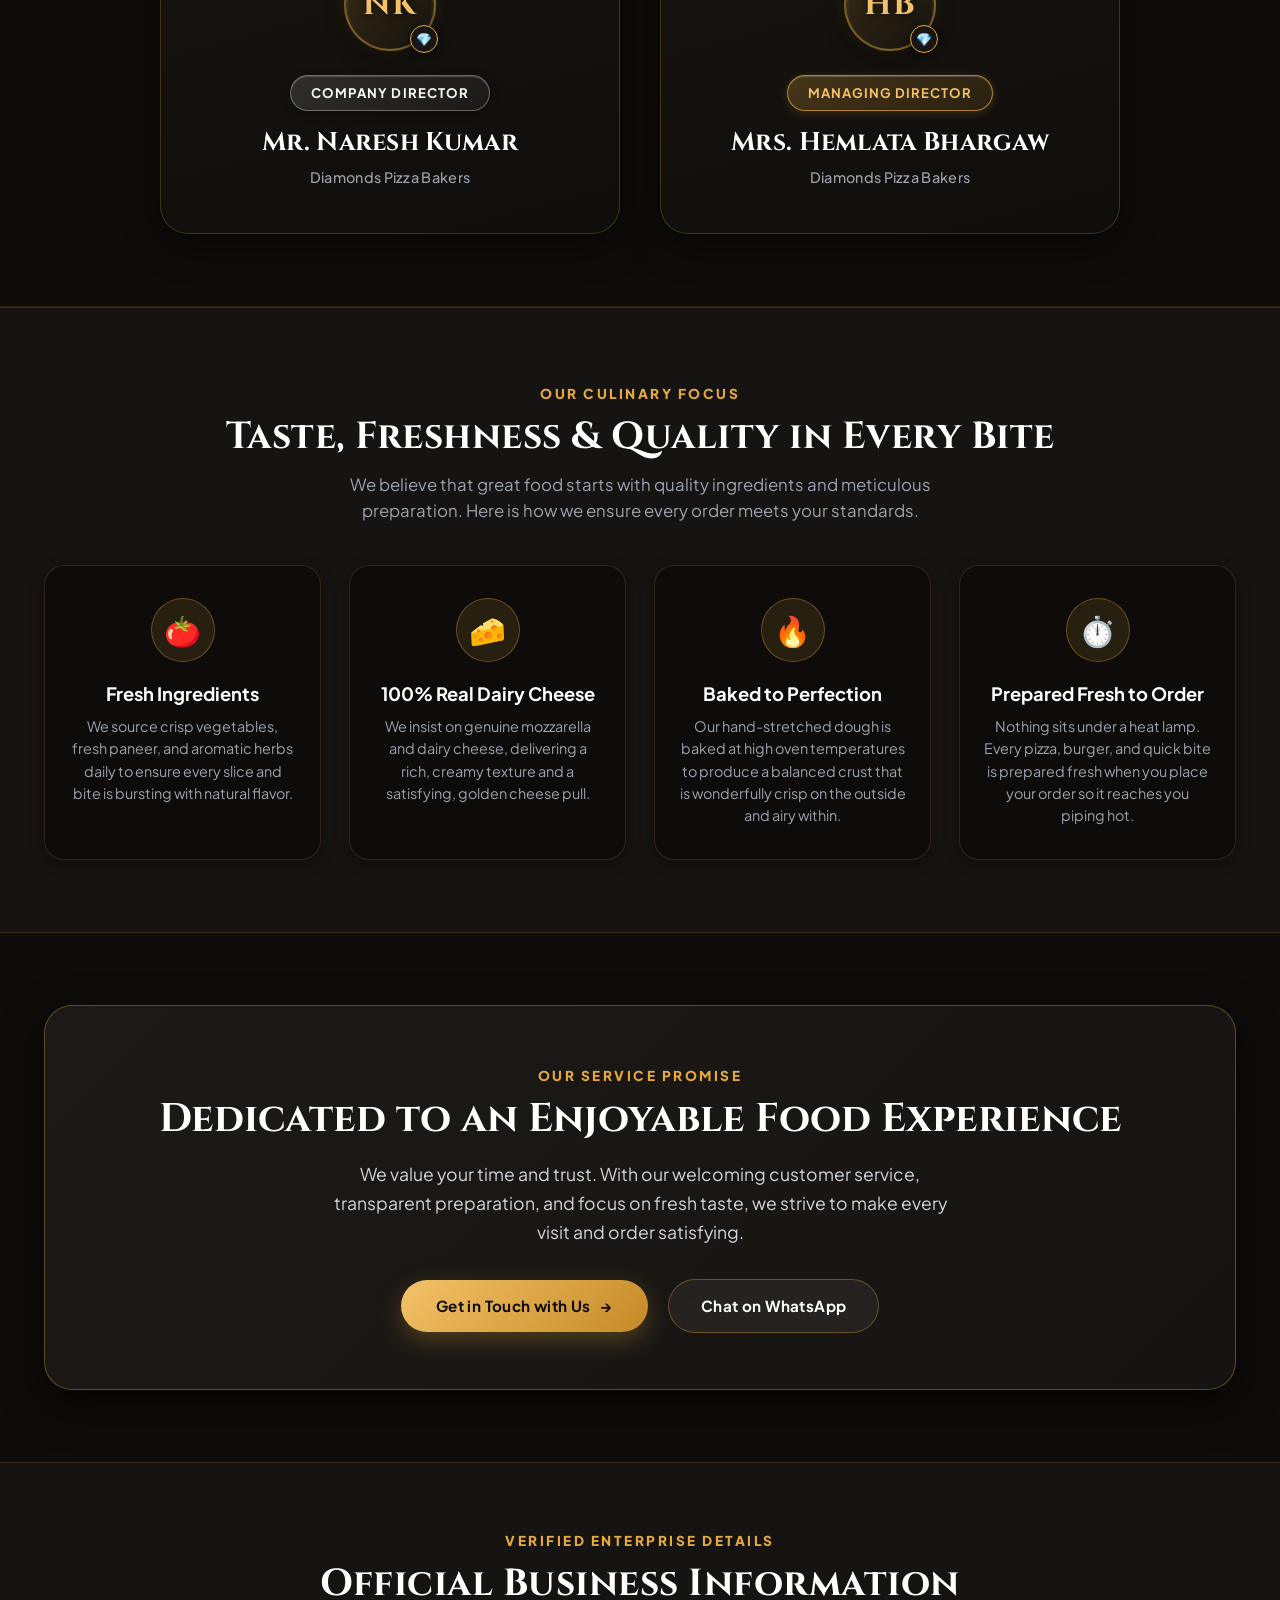
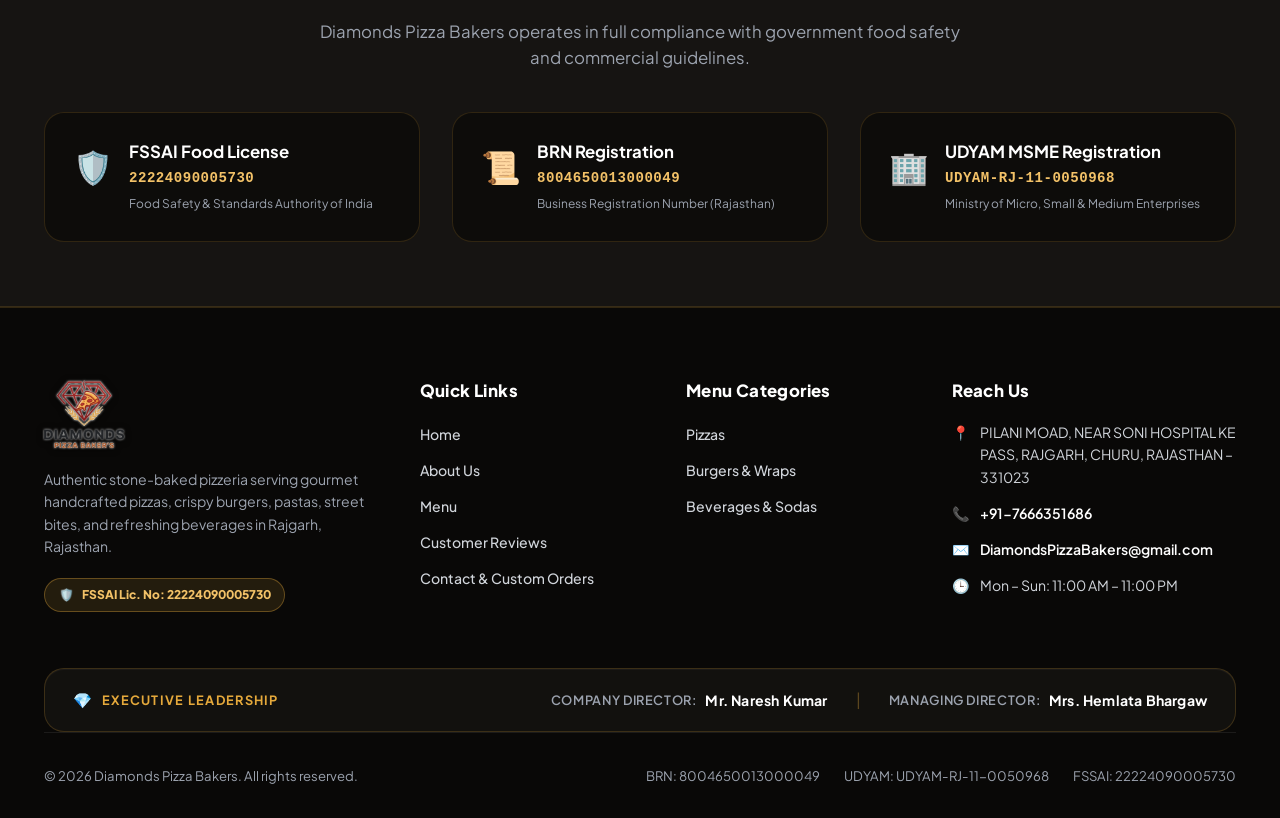
<file: about.html>
<!DOCTYPE html>
<html lang="en">
<head>
  <meta charset="UTF-8" />
  <meta name="viewport" content="width=device-width, initial-scale=1.0" />
  <title>About Us | Diamonds Pizza Bakers - Rajgarh, Churu</title>
  <meta name="description" content="Learn about Diamonds Pizza Bakers in Rajgarh, Churu. Discover our passion for delicious food, uncompromising focus on taste and quality, and our wide selection of pizzas, burgers, and beverages." />
  <link rel="icon" type="image/svg+xml" href="assets/logo/favicon.svg" />
  <link rel="icon" type="image/png" sizes="128x128" href="assets/logo/favicon.png" />
  <link rel="apple-touch-icon" href="assets/logo/favicon.png" />
  <link rel="stylesheet" href="css/style.css" />
</head>
<body>

  <!-- ==================== STICKY HEADER ==================== -->
  <header class="site-header" id="site-header">
    <div class="header-container">
      <a href="index.html" class="brand-logo" aria-label="Diamonds Pizza Bakers Home">
        <img src="assets/logo/logo.png" alt="Diamonds Pizza Bakers Logo" width="82" height="70" />
      </a>

      <!-- Desktop & Mobile Navigation Links -->
      <nav aria-label="Main Navigation">
        <ul class="nav-menu" id="nav-menu">
          <li class="mobile-drawer-brand">
            <a href="index.html" class="drawer-logo" aria-label="Diamonds Pizza Bakers Home">
              <img src="assets/logo/logo.png" alt="Diamonds Pizza Bakers Logo" width="65" height="55" />
            </a>
          </li>
          <li><a href="index.html" class="nav-link">Home</a></li>
          <li><a href="about.html" class="nav-link active">About</a></li>
          <li><a href="menu.html" class="nav-link">Menu</a></li>
          <li><a href="index.html#reviews" class="nav-link">Reviews</a></li>
          <li><a href="contact.html" class="nav-link">Contact</a></li>
        </ul>
      </nav>

      <!-- Header Action Buttons -->
      <div class="header-actions">
        <a href="https://wa.me/917666351686?text=Hello%20Diamonds%20Pizza%20Bakers!%20I%20would%20like%20to%20place%20an%20order." 
           target="_blank" 
           rel="noopener noreferrer" 
           class="header-wa-pill" 
           aria-label="Order on WhatsApp">
          <svg viewBox="0 0 24 24" width="18" height="18" fill="currentColor">
            <path d="M12.04 2c-5.46 0-9.91 4.45-9.91 9.91 0 1.75.46 3.45 1.32 4.95L2.05 22l5.25-1.38c1.45.79 3.08 1.21 4.74 1.21 5.46 0 9.91-4.45 9.91-9.91 0-2.65-1.03-5.14-2.9-7.01A9.816 9.816 0 0012.04 2zm.01 1.67c4.54 0 8.24 3.7 8.24 8.24 0 2.2-.86 4.28-2.42 5.83a8.18 8.18 0 01-5.82 2.41c-1.42 0-2.82-.37-4.06-1.07l-.29-.16-3.02.79.81-2.95-.19-.3a8.19 8.19 0 01-1.25-4.38c0-4.54 3.7-8.24 8.24-8.24zm4.52 11.66c-.25-.13-1.47-.72-1.7-.81-.23-.08-.39-.13-.56.13-.17.25-.64.81-.79.97-.14.17-.29.19-.54.06-.25-.13-1.06-.39-2.02-1.24-.75-.67-1.25-1.49-1.4-1.74-.15-.25-.02-.39.11-.51.11-.11.25-.29.37-.43.13-.15.17-.25.25-.42.08-.17.04-.32-.02-.45-.06-.13-.56-1.35-.77-1.85-.2-.49-.41-.42-.56-.43h-.48c-.16 0-.43.06-.66.31-.23.25-.87.85-.87 2.08 0 1.22.89 2.41 1.02 2.58.13.17 1.76 2.68 4.26 3.76.6.26 1.06.41 1.42.53.6.19 1.15.16 1.58.1.48-.07 1.47-.6 1.68-1.18.21-.58.21-1.07.15-1.18-.06-.1-.22-.16-.47-.29z"/>
          </svg>
          <span>Order on WhatsApp</span>
        </a>

        <!-- Mobile Menu Toggle Button -->
        <button type="button" class="mobile-nav-toggle" aria-label="Toggle navigation menu" aria-expanded="false">
          <span></span>
          <span></span>
          <span></span>
        </button>
      </div>
    </div>
  </header>

  <!-- Mobile Drawer Overlay -->
  <div class="nav-overlay" id="nav-overlay"></div>

  <main id="main-content">
    <!-- ==================== HERO SECTION ==================== -->
    <section class="page-hero">
      <div class="container">
        <span class="section-eyebrow">ABOUT DIAMONDS PIZZA BAKERS</span>
        <h1 class="section-title">Our Passion for Great Food & Quality Bakes</h1>
        <p class="section-subtitle">
          Dedicated to crafting mouth-watering pizzas, satisfying burgers, and refreshing beverages with uncompromised freshness and taste in Rajgarh, Rajasthan.
        </p>
      </div>
    </section>

    <!-- ==================== SECTION 1: RESTAURANT INTRODUCTION ==================== -->
    <section style="padding: 5rem 0 3.5rem;">
      <div class="container">
        <div class="about-intro-grid">
          <!-- Left: Professional Photography Collage -->
          <div class="about-image-collage">
            <img src="assets/images/menu/paneer-tikka-pizza.jpg" alt="Freshly baked artisan pizza at Diamonds Pizza Bakers" class="about-img-main" />
            <div class="about-badge-stamp">
              <span class="stamp-text-1">FRESH &</span>
              <span class="stamp-text-2">DELICIOUS</span>
              <span class="stamp-text-3">PIZZA BAKERS</span>
            </div>
          </div>

          <!-- Right: Introduction & Passion -->
          <div class="about-content-box">
            <span class="section-eyebrow">WELCOME TO OUR RESTAURANT</span>
            <h2>Where Good Food Brings People Together</h2>
            <p>
              At <strong>Diamonds Pizza Bakers</strong>, food is more than just a meal — it is a genuine passion. Located conveniently at Pilani Moad in Rajgarh, Churu, our kitchen was founded with a straightforward goal: to serve freshly prepared, flavorful food that satisfies every craving.
            </p>
            <p>
              Whether it is the irresistible aroma of stone-baked dough rising in our oven, the satisfying stretch of molten dairy cheese, or the vibrant crunch of freshly prepared toppings, we put heart and care into every recipe we serve.
            </p>
            <p>
              From casual evening snacks to family gatherings and weekend feasts, we take pride in offering our community an honest, delicious dining and takeaway experience.
            </p>
          </div>
        </div>
      </div>
    </section>

    <!-- ==================== SECTION 2: OUR LEADERSHIP ==================== -->
    <section class="leadership-section" id="leadership">
      <div class="container">
        <div class="text-center">
          <span class="section-eyebrow">COMPANY DIRECTORS</span>
          <h2 class="section-title">Our Leadership</h2>
          <p class="section-subtitle">
            Guiding Diamonds Pizza Bakers with an unwavering dedication to authentic taste, uncompromising quality standards, and genuine hospitality in Rajgarh.
          </p>
        </div>

        <div class="leadership-grid">
          <!-- Profile 1: Mr. Naresh Kumar -->
          <div class="leadership-card">
            <div class="leadership-avatar">
              <span class="leadership-initials">NK</span>
              <div class="leadership-crest-badge" aria-hidden="true">💎</div>
            </div>
            <div class="leadership-info">
              <span class="leadership-tag tag-company-director">Company Director</span>
              <h3 class="leadership-name">Mr. Naresh Kumar</h3>
              <p class="leadership-company">Diamonds Pizza Bakers</p>
            </div>
          </div>

          <!-- Profile 2: Mrs. Hemlata Bhargaw -->
          <div class="leadership-card">
            <div class="leadership-avatar">
              <span class="leadership-initials">HB</span>
              <div class="leadership-crest-badge" aria-hidden="true">💎</div>
            </div>
            <div class="leadership-info">
              <span class="leadership-tag tag-managing-director">Managing Director</span>
              <h3 class="leadership-name">Mrs. Hemlata Bhargaw</h3>
              <p class="leadership-company">Diamonds Pizza Bakers</p>
            </div>
          </div>
        </div>
      </div>
    </section>

    <!-- ==================== SECTION 3: FOCUS ON QUALITY & FRESHNESS ==================== -->
    <section class="why-choose-section" style="padding: 4.5rem 0;">
      <div class="container">
        <div class="text-center">
          <span class="section-eyebrow">OUR CULINARY FOCUS</span>
          <h2 class="section-title">Taste, Freshness & Quality in Every Bite</h2>
          <p class="section-subtitle">
            We believe that great food starts with quality ingredients and meticulous preparation. Here is how we ensure every order meets your standards.
          </p>
        </div>

        <div class="features-grid">
          <div class="feature-box">
            <div class="feature-icon-wrap">🍅</div>
            <h3 class="feature-title">Fresh Ingredients</h3>
            <p class="feature-desc">
              We source crisp vegetables, fresh paneer, and aromatic herbs daily to ensure every slice and bite is bursting with natural flavor.
            </p>
          </div>

          <div class="feature-box">
            <div class="feature-icon-wrap">🧀</div>
            <h3 class="feature-title">100% Real Dairy Cheese</h3>
            <p class="feature-desc">
              We insist on genuine mozzarella and dairy cheese, delivering a rich, creamy texture and a satisfying, golden cheese pull.
            </p>
          </div>

          <div class="feature-box">
            <div class="feature-icon-wrap">🔥</div>
            <h3 class="feature-title">Baked to Perfection</h3>
            <p class="feature-desc">
              Our hand-stretched dough is baked at high oven temperatures to produce a balanced crust that is wonderfully crisp on the outside and airy within.
            </p>
          </div>

          <div class="feature-box">
            <div class="feature-icon-wrap">⏱️</div>
            <h3 class="feature-title">Prepared Fresh to Order</h3>
            <p class="feature-desc">
              Nothing sits under a heat lamp. Every pizza, burger, and quick bite is prepared fresh when you place your order so it reaches you piping hot.
            </p>
          </div>
        </div>
      </div>
    </section>

    <!-- ==================== SECTION 3: COMMITMENT TO CUSTOMER EXPERIENCE ==================== -->
    <section class="cta-section" style="padding: 4.5rem 0;">
      <div class="container">
        <div class="cta-card">
          <span class="section-eyebrow">OUR SERVICE PROMISE</span>
          <h2 class="cta-title">Dedicated to an Enjoyable Food Experience</h2>
          <p class="cta-subtitle">
            We value your time and trust. With our welcoming customer service, transparent preparation, and focus on fresh taste, we strive to make every visit and order satisfying.
          </p>
          <div class="cta-actions">
            <a href="contact.html" class="btn btn-primary" style="padding: 0.85rem 2.2rem;">
              <span>Get in Touch with Us</span>
              <span>→</span>
            </a>
            <a href="https://wa.me/917666351686?text=Hello%20Diamonds%20Pizza%20Bakers!%20I%20would%20like%20to%20know%20more%20about%20your%20food%20and%20service."
              target="_blank" rel="noopener noreferrer" class="btn btn-secondary" style="padding: 0.85rem 2rem;">
              <span>Chat on WhatsApp</span>
            </a>
          </div>
        </div>
      </div>
    </section>

    <!-- ==================== SECTION 5: OFFICIAL BUSINESS CREDENTIALS ==================== -->
    <section class="credentials-section" style="margin-bottom: 0;">
      <div class="container">
        <div class="text-center" style="margin-bottom: 2.5rem;">
          <span class="section-eyebrow">VERIFIED ENTERPRISE DETAILS</span>
          <h2 class="section-title">Official Business Information</h2>
          <p class="section-subtitle">Diamonds Pizza Bakers operates in full compliance with government food safety and commercial guidelines.</p>
        </div>

        <div class="credentials-grid">
          <!-- Credential 1: FSSAI -->
          <div class="credential-card">
            <div class="cred-icon">🛡️</div>
            <div class="cred-info">
              <h4>FSSAI Food License</h4>
              <p>22224090005730</p>
              <span>Food Safety & Standards Authority of India</span>
            </div>
          </div>

          <!-- Credential 2: BRN -->
          <div class="credential-card">
            <div class="cred-icon">📜</div>
            <div class="cred-info">
              <h4>BRN Registration</h4>
              <p>8004650013000049</p>
              <span>Business Registration Number (Rajasthan)</span>
            </div>
          </div>

          <!-- Credential 3: UDYAM -->
          <div class="credential-card">
            <div class="cred-icon">🏢</div>
            <div class="cred-info">
              <h4>UDYAM MSME Registration</h4>
              <p>UDYAM-RJ-11-0050968</p>
              <span>Ministry of Micro, Small & Medium Enterprises</span>
            </div>
          </div>
        </div>
      </div>
    </section>
  </main>

  <!-- ==================== FOOTER ==================== -->
  <footer class="site-footer">
    <div class="container">
      <div class="footer-grid">
        <!-- Col 1: Brand Info -->
        <div class="footer-brand">
          <a href="index.html" class="footer-logo" aria-label="Diamonds Pizza Bakers Home">
            <img src="assets/logo/logo.png" alt="Diamonds Pizza Bakers Logo" width="80" height="68" />
          </a>
          <p class="footer-bio">
            Authentic stone-baked pizzeria serving gourmet handcrafted pizzas, crispy burgers, pastas, street bites, and refreshing beverages in Rajgarh, Rajasthan.
          </p>
          <div class="footer-fssai-pill">
            <span>🛡️</span>
            <span>FSSAI Lic. No: 22224090005730</span>
          </div>
        </div>

        <!-- Col 2: Navigation Links -->
        <div>
          <h4 class="footer-title">Quick Links</h4>
          <ul class="footer-links">
            <li><a href="index.html">Home</a></li>
            <li><a href="about.html">About Us</a></li>
            <li><a href="menu.html">Menu</a></li>
            <li><a href="index.html#reviews">Customer Reviews</a></li>
            <li><a href="contact.html">Contact & Custom Orders</a></li>
          </ul>
        </div>

        <!-- Col 3: Popular Menu Categories -->
        <div>
          <h4 class="footer-title">Menu Categories</h4>
          <ul class="footer-links">
            <li><a href="menu.html?category=pizza">Pizzas</a></li>
            <li><a href="menu.html?category=burgers">Burgers & Wraps</a></li>
            <li><a href="menu.html?category=beverages">Beverages & Sodas</a></li>
          </ul>
        </div>

        <!-- Col 4: Official Contact Information -->
        <div>
          <h4 class="footer-title">Reach Us</h4>
          <ul class="footer-contact-list">
            <li>
              <span>📍</span>
              <span>PILANI MOAD, NEAR SONI HOSPITAL KE PASS, RAJGARH, CHURU, RAJASTHAN – 331023</span>
            </li>
            <li>
              <span>📞</span>
              <a href="tel:+917666351686">+91-7666351686</a>
            </li>
            <li>
              <span>✉️</span>
              <a href="mailto:DiamondsPizzaBakers@gmail.com">DiamondsPizzaBakers@gmail.com</a>
            </li>
            <li>
              <span>🕒</span>
              <span>Mon – Sun: 11:00 AM – 11:00 PM</span>
            </li>
          </ul>
        </div>
      </div>

      <!-- Shared Footer Leadership Row -->
      <div class="footer-leadership-strip">
        <div class="footer-leadership-badge">
          <span class="footer-badge-icon" aria-hidden="true">💎</span>
          <span>Executive Leadership</span>
        </div>
        <div class="footer-leadership-directors">
          <div class="footer-director-col">
            <span class="footer-director-label">Company Director:</span>
            <strong class="footer-director-val">Mr. Naresh Kumar</strong>
          </div>
          <span class="footer-leadership-sep" aria-hidden="true">|</span>
          <div class="footer-director-col">
            <span class="footer-director-label">Managing Director:</span>
            <strong class="footer-director-val">Mrs. Hemlata Bhargaw</strong>
          </div>
        </div>
      </div>

      <!-- Bottom Bar: Registrations & Copyright -->
      <div class="footer-bottom">
        <p>&copy; 2026 Diamonds Pizza Bakers. All rights reserved.</p>
        <div class="footer-reg-details">
          <span>BRN: 8004650013000049</span>
          <span>UDYAM: UDYAM-RJ-11-0050968</span>
          <span>FSSAI: 22224090005730</span>
        </div>
      </div>
    </div>
  </footer>

  <!-- Floating WhatsApp Quick Button -->
  <a href="https://wa.me/917666351686?text=Hello%20Diamonds%20Pizza%20Bakers!%20I%20would%20like%20to%20place%20an%20order." 
     target="_blank" 
     rel="noopener noreferrer" 
     class="floating-wa-btn" 
     aria-label="Chat and Order on WhatsApp">
    <div class="pulse-ring"></div>
    <svg viewBox="0 0 24 24" width="30" height="30" fill="currentColor">
      <path d="M12.04 2c-5.46 0-9.91 4.45-9.91 9.91 0 1.75.46 3.45 1.32 4.95L2.05 22l5.25-1.38c1.45.79 3.08 1.21 4.74 1.21 5.46 0 9.91-4.45 9.91-9.91 0-2.65-1.03-5.14-2.9-7.01A9.816 9.816 0 0012.04 2zm.01 1.67c4.54 0 8.24 3.7 8.24 8.24 0 2.2-.86 4.28-2.42 5.83a8.18 8.18 0 01-5.82 2.41c-1.42 0-2.82-.37-4.06-1.07l-.29-.16-3.02.79.81-2.95-.19-.3a8.19 8.19 0 01-1.25-4.38c0-4.54 3.7-8.24 8.24-8.24zm4.52 11.66c-.25-.13-1.47-.72-1.7-.81-.23-.08-.39-.13-.56.13-.17.25-.64.81-.79.97-.14.17-.29.19-.54.06-.25-.13-1.06-.39-2.02-1.24-.75-.67-1.25-1.49-1.4-1.74-.15-.25-.02-.39.11-.51.11-.11.25-.29.37-.43.13-.15.17-.25.25-.42.08-.17.04-.32-.02-.45-.06-.13-.56-1.35-.77-1.85-.2-.49-.41-.42-.56-.43h-.48c-.16 0-.43.06-.66.31-.23.25-.87.85-.87 2.08 0 1.22.89 2.41 1.02 2.58.13.17 1.76 2.68 4.26 3.76.6.26 1.06.41 1.42.53.6.19 1.15.16 1.58.1.48-.07 1.47-.6 1.68-1.18.21-.58.21-1.07.15-1.18-.06-.1-.22-.16-.47-.29z"/>
    </svg>
  </a>

  <!-- JavaScript Scripts -->
  <script src="js/menu-data.js"></script>
  <script src="js/whatsapp.js"></script>
  <script src="js/main.js"></script>
</body>
</html>
</file>
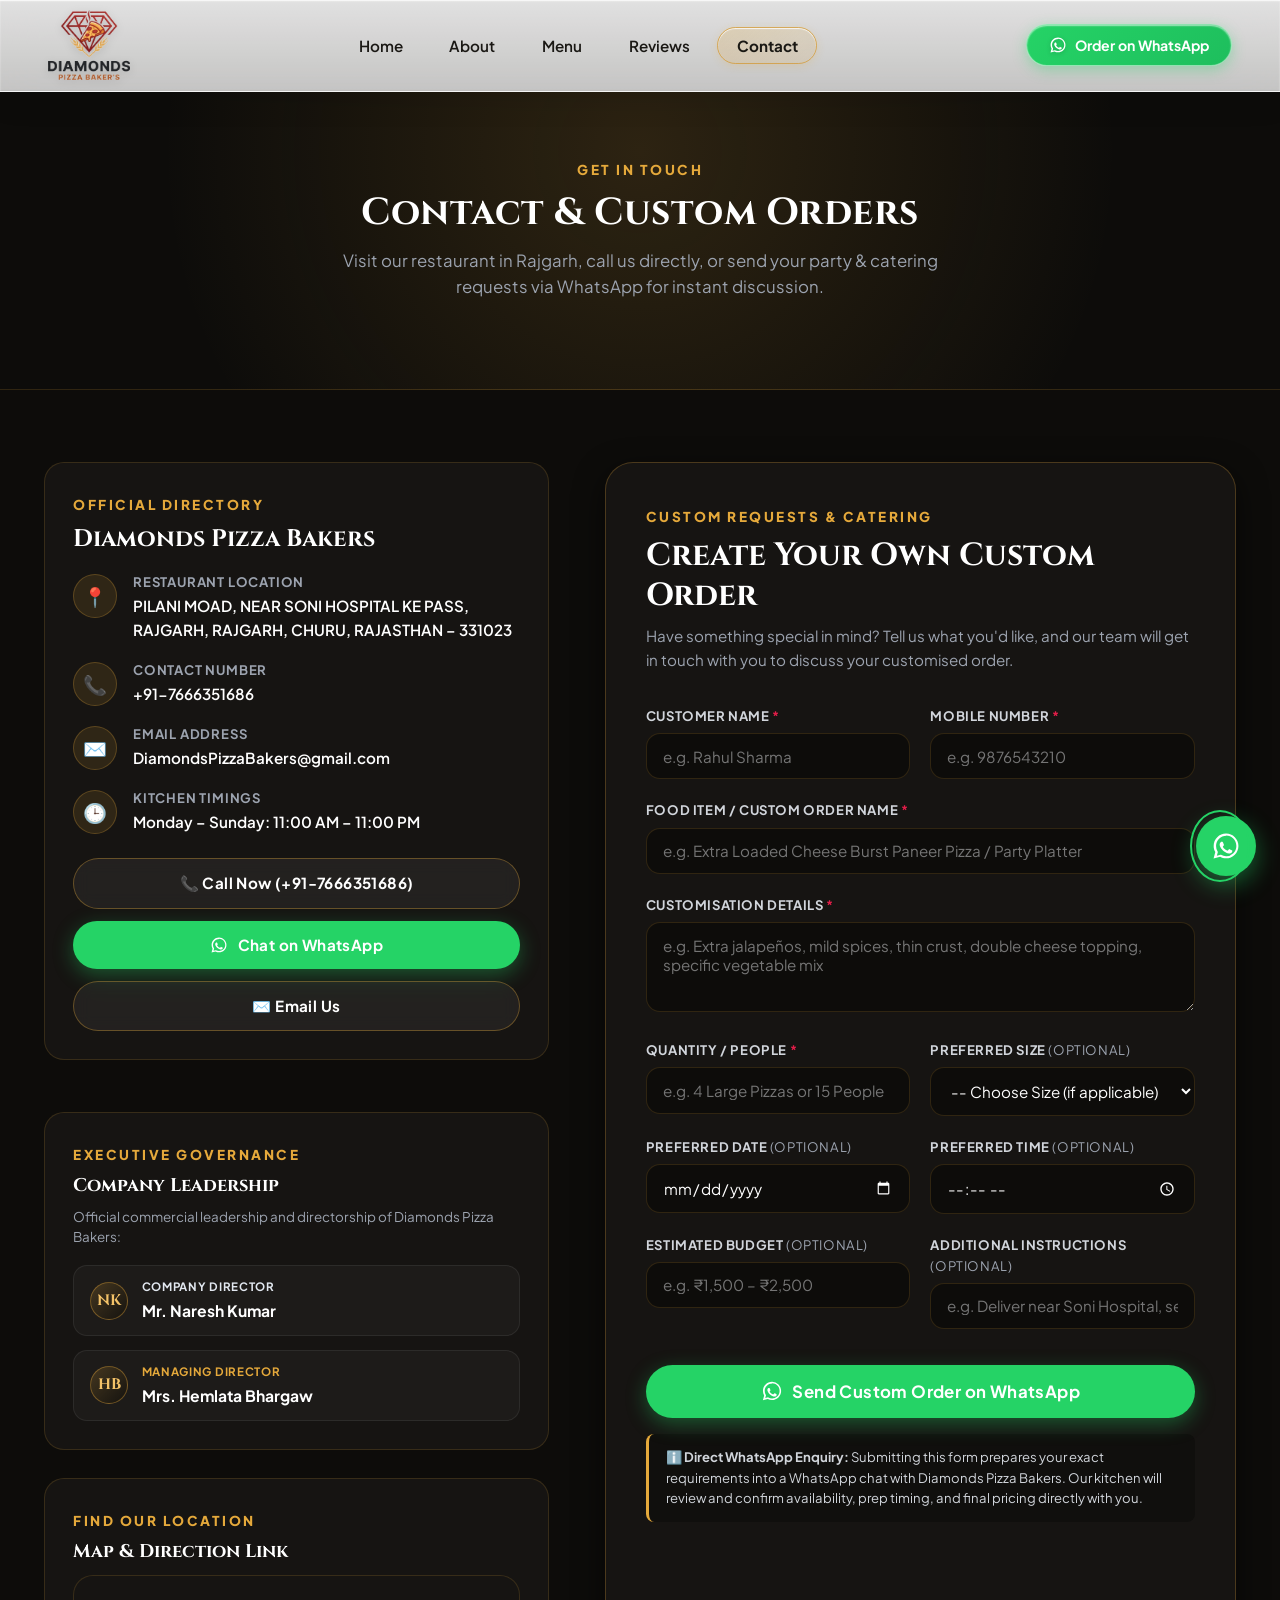
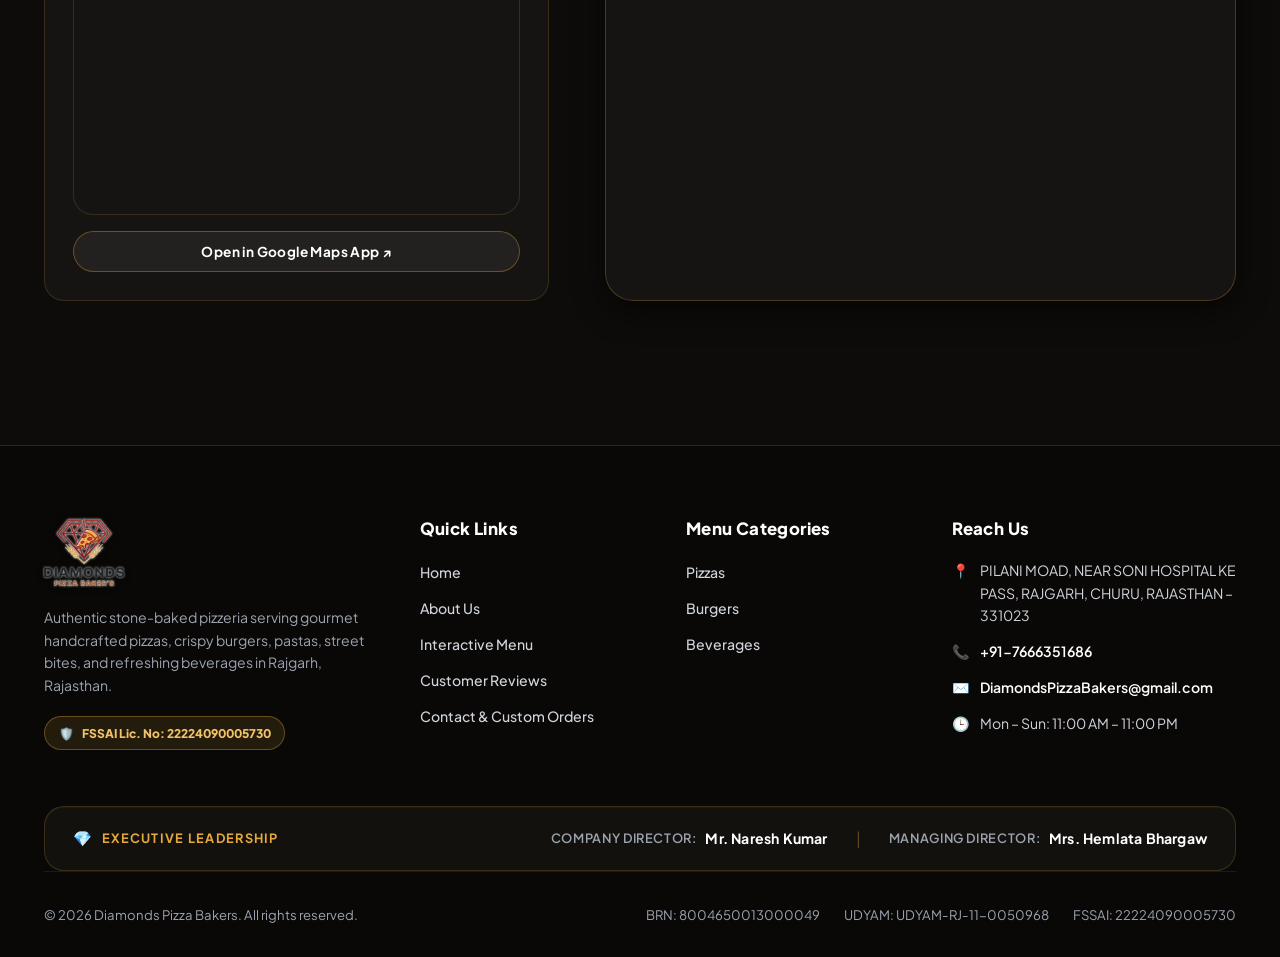
<file: contact.html>
<!DOCTYPE html>
<html lang="en">
<head>
  <meta charset="UTF-8" />
  <meta name="viewport" content="width=device-width, initial-scale=1.0" />
  <title>Contact Us & Custom Orders | Diamonds Pizza Bakers</title>
  <meta name="description" content="Get in touch with Diamonds Pizza Bakers in Rajgarh, Churu. Request customized pizzas, celebration catering, party orders, or send enquiries directly via WhatsApp." />
  <link rel="icon" type="image/svg+xml" href="assets/logo/favicon.svg" />
  <link rel="icon" type="image/png" sizes="128x128" href="assets/logo/favicon.png" />
  <link rel="apple-touch-icon" href="assets/logo/favicon.png" />
  <link rel="stylesheet" href="css/style.css" />
</head>
<body>

  <!-- ==================== STICKY HEADER ==================== -->
  <header class="site-header" id="site-header">
    <div class="header-container">
      <a href="index.html" class="brand-logo" aria-label="Diamonds Pizza Bakers Home">
        <img src="assets/logo/logo.png" alt="Diamonds Pizza Bakers Logo" width="82" height="70" />
      </a>

      <!-- Desktop & Mobile Navigation Links -->
      <nav aria-label="Main Navigation">
        <ul class="nav-menu" id="nav-menu">
          <li class="mobile-drawer-brand">
            <a href="index.html" class="drawer-logo" aria-label="Diamonds Pizza Bakers Home">
              <img src="assets/logo/logo.png" alt="Diamonds Pizza Bakers Logo" width="65" height="55" />
            </a>
          </li>
          <li><a href="index.html" class="nav-link">Home</a></li>
          <li><a href="about.html" class="nav-link">About</a></li>
          <li><a href="menu.html" class="nav-link">Menu</a></li>
          <li><a href="index.html#reviews" class="nav-link">Reviews</a></li>
          <li><a href="contact.html" class="nav-link active">Contact</a></li>
        </ul>
      </nav>

      <!-- Header Action Buttons -->
      <div class="header-actions">
        <a href="https://wa.me/917666351686?text=Hello%20Diamonds%20Pizza%20Bakers!%20I%20would%20like%20to%20place%20an%20order." 
           target="_blank" 
           rel="noopener noreferrer" 
           class="header-wa-pill" 
           aria-label="Order on WhatsApp">
          <svg viewBox="0 0 24 24" width="18" height="18" fill="currentColor">
            <path d="M12.04 2c-5.46 0-9.91 4.45-9.91 9.91 0 1.75.46 3.45 1.32 4.95L2.05 22l5.25-1.38c1.45.79 3.08 1.21 4.74 1.21 5.46 0 9.91-4.45 9.91-9.91 0-2.65-1.03-5.14-2.9-7.01A9.816 9.816 0 0012.04 2zm.01 1.67c4.54 0 8.24 3.7 8.24 8.24 0 2.2-.86 4.28-2.42 5.83a8.18 8.18 0 01-5.82 2.41c-1.42 0-2.82-.37-4.06-1.07l-.29-.16-3.02.79.81-2.95-.19-.3a8.19 8.19 0 01-1.25-4.38c0-4.54 3.7-8.24 8.24-8.24zm4.52 11.66c-.25-.13-1.47-.72-1.7-.81-.23-.08-.39-.13-.56.13-.17.25-.64.81-.79.97-.14.17-.29.19-.54.06-.25-.13-1.06-.39-2.02-1.24-.75-.67-1.25-1.49-1.4-1.74-.15-.25-.02-.39.11-.51.11-.11.25-.29.37-.43.13-.15.17-.25.25-.42.08-.17.04-.32-.02-.45-.06-.13-.56-1.35-.77-1.85-.2-.49-.41-.42-.56-.43h-.48c-.16 0-.43.06-.66.31-.23.25-.87.85-.87 2.08 0 1.22.89 2.41 1.02 2.58.13.17 1.76 2.68 4.26 3.76.6.26 1.06.41 1.42.53.6.19 1.15.16 1.58.1.48-.07 1.47-.6 1.68-1.18.21-.58.21-1.07.15-1.18-.06-.1-.22-.16-.47-.29z"/>
          </svg>
          <span>Order on WhatsApp</span>
        </a>

        <!-- Mobile Menu Toggle Button -->
        <button type="button" class="mobile-nav-toggle" aria-label="Toggle navigation menu" aria-expanded="false">
          <span></span>
          <span></span>
          <span></span>
        </button>
      </div>
    </div>
  </header>

  <!-- Mobile Drawer Overlay -->
  <div class="nav-overlay" id="nav-overlay"></div>

  <main id="main-content">
    <!-- ==================== PAGE HERO ==================== -->
    <section class="page-hero">
      <div class="container">
        <span class="section-eyebrow">GET IN TOUCH</span>
        <h1 class="section-title">Contact & Custom Orders</h1>
        <p class="section-subtitle">
          Visit our restaurant in Rajgarh, call us directly, or send your party & catering requests via WhatsApp for instant discussion.
        </p>
      </div>
    </section>

    <!-- ==================== MAIN CONTENT: 2-COLUMN LAYOUT ==================== -->
    <section style="padding: 4.5rem 0 5rem;">
      <div class="container">
        <div class="contact-layout-grid">
          
          <!-- Column A: Contact Information & Map -->
          <div class="contact-info-panel">
            <div class="contact-card-box">
              <span class="section-eyebrow">OFFICIAL DIRECTORY</span>
              <h3 style="font-size: 1.5rem; margin-bottom: 1.25rem;">Diamonds Pizza Bakers</h3>
              
              <!-- Address -->
              <div class="contact-detail-item">
                <div class="contact-icon-bubble">📍</div>
                <div class="contact-text-wrap">
                  <h4>Restaurant Location</h4>
                  <p>PILANI MOAD, NEAR SONI HOSPITAL KE PASS, RAJGARH, RAJGARH, CHURU, RAJASTHAN – 331023</p>
                </div>
              </div>

              <!-- Phone -->
              <div class="contact-detail-item">
                <div class="contact-icon-bubble">📞</div>
                <div class="contact-text-wrap">
                  <h4>Contact Number</h4>
                  <p><a href="tel:+917666351686">+91-7666351686</a></p>
                </div>
              </div>

              <!-- Email -->
              <div class="contact-detail-item">
                <div class="contact-icon-bubble">✉️</div>
                <div class="contact-text-wrap">
                  <h4>Email Address</h4>
                  <p><a href="mailto:DiamondsPizzaBakers@gmail.com">DiamondsPizzaBakers@gmail.com</a></p>
                </div>
              </div>

              <!-- Operating Hours -->
              <div class="contact-detail-item">
                <div class="contact-icon-bubble">🕒</div>
                <div class="contact-text-wrap">
                  <h4>Kitchen Timings</h4>
                  <p>Monday – Sunday: 11:00 AM – 11:00 PM</p>
                </div>
              </div>

              <!-- Quick Communication Action Buttons -->
              <div class="contact-quick-buttons" style="margin-top: 1.5rem;">
                <a href="tel:+917666351686" class="btn btn-secondary" style="width: 100%;">
                  <span>📞 Call Now (+91-7666351686)</span>
                </a>
                <a href="https://wa.me/917666351686?text=Hello%20Diamonds%20Pizza%20Bakers!%20I%20have%20an%20enquiry." 
                   target="_blank" 
                   rel="noopener noreferrer" 
                   class="btn btn-whatsapp" 
                   style="width: 100%;">
                  <svg viewBox="0 0 24 24" width="18" height="18" fill="currentColor">
                    <path d="M12.04 2c-5.46 0-9.91 4.45-9.91 9.91 0 1.75.46 3.45 1.32 4.95L2.05 22l5.25-1.38c1.45.79 3.08 1.21 4.74 1.21 5.46 0 9.91-4.45 9.91-9.91 0-2.65-1.03-5.14-2.9-7.01A9.816 9.816 0 0012.04 2zm.01 1.67c4.54 0 8.24 3.7 8.24 8.24 0 2.2-.86 4.28-2.42 5.83a8.18 8.18 0 01-5.82 2.41c-1.42 0-2.82-.37-4.06-1.07l-.29-.16-3.02.79.81-2.95-.19-.3a8.19 8.19 0 01-1.25-4.38c0-4.54 3.7-8.24 8.24-8.24zm4.52 11.66c-.25-.13-1.47-.72-1.7-.81-.23-.08-.39-.13-.56.13-.17.25-.64.81-.79.97-.14.17-.29.19-.54.06-.25-.13-1.06-.39-2.02-1.24-.75-.67-1.25-1.49-1.4-1.74-.15-.25-.02-.39.11-.51.11-.11.25-.29.37-.43.13-.15.17-.25.25-.42.08-.17.04-.32-.02-.45-.06-.13-.56-1.35-.77-1.85-.2-.49-.41-.42-.56-.43h-.48c-.16 0-.43.06-.66.31-.23.25-.87.85-.87 2.08 0 1.22.89 2.41 1.02 2.58.13.17 1.76 2.68 4.26 3.76.6.26 1.06.41 1.42.53.6.19 1.15.16 1.58.1.48-.07 1.47-.6 1.68-1.18.21-.58.21-1.07.15-1.18-.06-.1-.22-.16-.47-.29z"/>
                  </svg>
                  <span>Chat on WhatsApp</span>
                </a>
                <a href="mailto:DiamondsPizzaBakers@gmail.com" class="btn btn-secondary" style="width: 100%;">
                  <span>✉️ Email Us</span>
                </a>
              </div>
            </div>

            <!-- Compact Leadership & Business Information Section -->
            <div class="contact-card-box contact-leadership-card">
              <span class="section-eyebrow">EXECUTIVE GOVERNANCE</span>
              <h4 style="font-size: 1.15rem; margin-bottom: 0.65rem; color: #FFFFFF;">Company Leadership</h4>
              <p style="font-size: 0.84rem; color: var(--text-muted); margin-bottom: 1.1rem; line-height: 1.5;">
                Official commercial leadership and directorship of Diamonds Pizza Bakers:
              </p>
              
              <div class="contact-leadership-grid">
                <!-- Director 1 -->
                <div class="contact-leader-item">
                  <div class="contact-leader-avatar" aria-hidden="true">NK</div>
                  <div class="contact-leader-meta">
                    <span class="contact-leader-role">Company Director</span>
                    <strong class="contact-leader-name">Mr. Naresh Kumar</strong>
                  </div>
                </div>

                <!-- Director 2 -->
                <div class="contact-leader-item">
                  <div class="contact-leader-avatar" aria-hidden="true">HB</div>
                  <div class="contact-leader-meta">
                    <span class="contact-leader-role role-md">Managing Director</span>
                    <strong class="contact-leader-name">Mrs. Hemlata Bhargaw</strong>
                  </div>
                </div>
              </div>
            </div>

            <!-- Google Maps Embed / Location Finder Section -->
            <div class="contact-card-box">
              <span class="section-eyebrow">FIND OUR LOCATION</span>
              <h4 style="font-size: 1.15rem; margin-bottom: 0.75rem;">Map & Direction Link</h4>
              <div class="map-container">
                <iframe 
                  title="Diamonds Pizza Bakers Location in Rajgarh"
                  src="https://maps.google.com/maps?q=Pilani+Moad+Near+Soni+Hospital+Rajgarh+Churu+Rajasthan&t=&z=15&ie=UTF8&iwloc=&output=embed" 
                  loading="lazy" 
                  referrerpolicy="no-referrer-when-downgrade">
                </iframe>
              </div>
              <div style="margin-top: 1rem; text-align: center;">
                <a href="https://www.google.com/maps/search/?api=1&query=Pilani+Moad+Near+Soni+Hospital+Ke+Pass+Rajgarh+Churu+Rajasthan+331023" 
                   target="_blank" 
                   rel="noopener noreferrer" 
                   class="btn btn-secondary btn-sm" 
                   style="width: 100%;">
                  <span>Open in Google Maps App ↗</span>
                </a>
              </div>
            </div>
          </div>

          <!-- Column B: Customized Order Form (Section B) -->
          <div class="custom-order-form-panel" id="custom-order">
            <div class="form-header">
              <span class="section-eyebrow">CUSTOM REQUESTS & CATERING</span>
              <h2>Create Your Own Custom Order</h2>
              <p>
                Have something special in mind? Tell us what you'd like, and our team will get in touch with you to discuss your customised order.
              </p>
            </div>

            <!-- Form Validation Messages Area -->
            <div id="form-errors" class="form-messages" aria-live="assertive"></div>
            <div id="form-success" role="status"></div>

            <form id="custom-order-form" novalidate>
              <div class="form-grid-2">
                <!-- Customer Name (Required) -->
                <div class="form-group">
                  <label class="form-label" for="customerName">Customer Name <span class="req">*</span></label>
                  <input type="text" id="customerName" name="customerName" class="form-control" placeholder="e.g. Rahul Sharma" required />
                </div>

                <!-- Mobile Number (Required) -->
                <div class="form-group">
                  <label class="form-label" for="mobileNumber">Mobile Number <span class="req">*</span></label>
                  <input type="tel" id="mobileNumber" name="mobileNumber" class="form-control" placeholder="e.g. 9876543210" required />
                </div>
              </div>

              <!-- Food Item / Custom Order Name (Required) -->
              <div class="form-group">
                <label class="form-label" for="customOrder">Food Item / Custom Order Name <span class="req">*</span></label>
                <input type="text" id="customOrder" name="customOrder" class="form-control" placeholder="e.g. Extra Loaded Cheese Burst Paneer Pizza / Party Platter" required />
              </div>

              <!-- Customisation Details (Required) -->
              <div class="form-group">
                <label class="form-label" for="details">Customisation Details <span class="req">*</span></label>
                <textarea id="details" name="details" class="form-control" placeholder="e.g. Extra jalapeños, mild spices, thin crust, double cheese topping, specific vegetable mix" rows="3" required></textarea>
              </div>

              <div class="form-grid-2">
                <!-- Quantity / Number of People (Required) -->
                <div class="form-group">
                  <label class="form-label" for="quantity">Quantity / People <span class="req">*</span></label>
                  <input type="text" id="quantity" name="quantity" class="form-control" placeholder="e.g. 4 Large Pizzas or 15 People" required />
                </div>

                <!-- Preferred Size (Optional) -->
                <div class="form-group">
                  <label class="form-label" for="preferredSize">Preferred Size <span style="font-weight:400; color:var(--text-muted);">(Optional)</span></label>
                  <select id="preferredSize" name="preferredSize" class="form-control">
                    <option value="">-- Choose Size (if applicable) --</option>
                    <option value="Small">Small (S)</option>
                    <option value="Medium">Medium (M)</option>
                    <option value="Large">Large (L)</option>
                    <option value="Assorted Sizes">Assorted Party Sizes</option>
                  </select>
                </div>
              </div>

              <div class="form-grid-2">
                <!-- Preferred Date (Optional) -->
                <div class="form-group">
                  <label class="form-label" for="preferredDate">Preferred Date <span style="font-weight:400; color:var(--text-muted);">(Optional)</span></label>
                  <input type="date" id="preferredDate" name="preferredDate" class="form-control" />
                </div>

                <!-- Preferred Time (Optional) -->
                <div class="form-group">
                  <label class="form-label" for="preferredTime">Preferred Time <span style="font-weight:400; color:var(--text-muted);">(Optional)</span></label>
                  <input type="time" id="preferredTime" name="preferredTime" class="form-control" />
                </div>
              </div>

              <div class="form-grid-2">
                <!-- Budget (Optional) -->
                <div class="form-group">
                  <label class="form-label" for="budget">Estimated Budget <span style="font-weight:400; color:var(--text-muted);">(Optional)</span></label>
                  <input type="text" id="budget" name="budget" class="form-control" placeholder="e.g. ₹1,500 – ₹2,500" />
                </div>

                <!-- Additional Instructions (Optional) -->
                <div class="form-group">
                  <label class="form-label" for="instructions">Additional Instructions <span style="font-weight:400; color:var(--text-muted);">(Optional)</span></label>
                  <input type="text" id="instructions" name="instructions" class="form-control" placeholder="e.g. Deliver near Soni Hospital, send extra dips" />
                </div>
              </div>

              <!-- Prominent WhatsApp Submit Button -->
              <button type="submit" class="btn btn-whatsapp" style="width: 100%; padding: 0.95rem 1.5rem; font-size: 1.05rem; margin-top: 1rem;">
                <svg viewBox="0 0 24 24" width="22" height="22" fill="currentColor">
                  <path d="M12.04 2c-5.46 0-9.91 4.45-9.91 9.91 0 1.75.46 3.45 1.32 4.95L2.05 22l5.25-1.38c1.45.79 3.08 1.21 4.74 1.21 5.46 0 9.91-4.45 9.91-9.91 0-2.65-1.03-5.14-2.9-7.01A9.816 9.816 0 0012.04 2zm.01 1.67c4.54 0 8.24 3.7 8.24 8.24 0 2.2-.86 4.28-2.42 5.83a8.18 8.18 0 01-5.82 2.41c-1.42 0-2.82-.37-4.06-1.07l-.29-.16-3.02.79.81-2.95-.19-.3a8.19 8.19 0 01-1.25-4.38c0-4.54 3.7-8.24 8.24-8.24zm4.52 11.66c-.25-.13-1.47-.72-1.7-.81-.23-.08-.39-.13-.56.13-.17.25-.64.81-.79.97-.14.17-.29.19-.54.06-.25-.13-1.06-.39-2.02-1.24-.75-.67-1.25-1.49-1.4-1.74-.15-.25-.02-.39.11-.51.11-.11.25-.29.37-.43.13-.15.17-.25.25-.42.08-.17.04-.32-.02-.45-.06-.13-.56-1.35-.77-1.85-.2-.49-.41-.42-.56-.43h-.48c-.16 0-.43.06-.66.31-.23.25-.87.85-.87 2.08 0 1.22.89 2.41 1.02 2.58.13.17 1.76 2.68 4.26 3.76.6.26 1.06.41 1.42.53.6.19 1.15.16 1.58.1.48-.07 1.47-.6 1.68-1.18.21-.58.21-1.07.15-1.18-.06-.1-.22-.16-.47-.29z"/>
                </svg>
                <span>Send Custom Order on WhatsApp</span>
              </button>

              <div class="form-notice">
                ℹ️ <strong>Direct WhatsApp Enquiry:</strong> Submitting this form prepares your exact requirements into a WhatsApp chat with Diamonds Pizza Bakers. Our kitchen will review and confirm availability, prep timing, and final pricing directly with you.
              </div>
            </form>
          </div>

        </div>
      </div>
    </section>
  </main>

  <!-- ==================== FOOTER ==================== -->
  <footer class="site-footer">
    <div class="container">
      <div class="footer-grid">
        <!-- Col 1: Brand Info -->
        <div class="footer-brand">
          <a href="index.html" class="footer-logo" aria-label="Diamonds Pizza Bakers Home">
            <img src="assets/logo/logo.png" alt="Diamonds Pizza Bakers Logo" width="80" height="68" />
          </a>
          <p class="footer-bio">
            Authentic stone-baked pizzeria serving gourmet handcrafted pizzas, crispy burgers, pastas, street bites, and refreshing beverages in Rajgarh, Rajasthan.
          </p>
          <div class="footer-fssai-pill">
            <span>🛡️</span>
            <span>FSSAI Lic. No: 22224090005730</span>
          </div>
        </div>

        <!-- Col 2: Navigation Links -->
        <div>
          <h4 class="footer-title">Quick Links</h4>
          <ul class="footer-links">
            <li><a href="index.html">Home</a></li>
            <li><a href="about.html">About Us</a></li>
            <li><a href="menu.html">Interactive Menu</a></li>
            <li><a href="index.html#reviews">Customer Reviews</a></li>
            <li><a href="contact.html">Contact & Custom Orders</a></li>
          </ul>
        </div>

        <!-- Col 3: Popular Menu Categories -->
        <div>
          <h4 class="footer-title">Menu Categories</h4>
          <ul class="footer-links">
            <li><a href="menu.html?category=pizza">Pizzas</a></li>
            <li><a href="menu.html?category=burgers">Burgers</a></li>
            <li><a href="menu.html?category=beverages">Beverages</a></li>
          </ul>
        </div>

        <!-- Col 4: Official Contact Information -->
        <div>
          <h4 class="footer-title">Reach Us</h4>
          <ul class="footer-contact-list">
            <li>
              <span>📍</span>
              <span>PILANI MOAD, NEAR SONI HOSPITAL KE PASS, RAJGARH, CHURU, RAJASTHAN – 331023</span>
            </li>
            <li>
              <span>📞</span>
              <a href="tel:+917666351686">+91-7666351686</a>
            </li>
            <li>
              <span>✉️</span>
              <a href="mailto:DiamondsPizzaBakers@gmail.com">DiamondsPizzaBakers@gmail.com</a>
            </li>
            <li>
              <span>🕒</span>
              <span>Mon – Sun: 11:00 AM – 11:00 PM</span>
            </li>
          </ul>
        </div>
      </div>

      <!-- Shared Footer Leadership Row -->
      <div class="footer-leadership-strip">
        <div class="footer-leadership-badge">
          <span class="footer-badge-icon" aria-hidden="true">💎</span>
          <span>Executive Leadership</span>
        </div>
        <div class="footer-leadership-directors">
          <div class="footer-director-col">
            <span class="footer-director-label">Company Director:</span>
            <strong class="footer-director-val">Mr. Naresh Kumar</strong>
          </div>
          <span class="footer-leadership-sep" aria-hidden="true">|</span>
          <div class="footer-director-col">
            <span class="footer-director-label">Managing Director:</span>
            <strong class="footer-director-val">Mrs. Hemlata Bhargaw</strong>
          </div>
        </div>
      </div>

      <!-- Bottom Bar: Registrations & Copyright -->
      <div class="footer-bottom">
        <p>&copy; 2026 Diamonds Pizza Bakers. All rights reserved.</p>
        <div class="footer-reg-details">
          <span>BRN: 8004650013000049</span>
          <span>UDYAM: UDYAM-RJ-11-0050968</span>
          <span>FSSAI: 22224090005730</span>
        </div>
      </div>
    </div>
  </footer>

  <!-- Floating WhatsApp Quick Button -->
  <a href="https://wa.me/917666351686?text=Hello%20Diamonds%20Pizza%20Bakers!%20I%20would%20like%20to%20place%20an%20order." 
     target="_blank" 
     rel="noopener noreferrer" 
     class="floating-wa-btn" 
     aria-label="Chat and Order on WhatsApp">
    <div class="pulse-ring"></div>
    <svg viewBox="0 0 24 24" width="30" height="30" fill="currentColor">
      <path d="M12.04 2c-5.46 0-9.91 4.45-9.91 9.91 0 1.75.46 3.45 1.32 4.95L2.05 22l5.25-1.38c1.45.79 3.08 1.21 4.74 1.21 5.46 0 9.91-4.45 9.91-9.91 0-2.65-1.03-5.14-2.9-7.01A9.816 9.816 0 0012.04 2zm.01 1.67c4.54 0 8.24 3.7 8.24 8.24 0 2.2-.86 4.28-2.42 5.83a8.18 8.18 0 01-5.82 2.41c-1.42 0-2.82-.37-4.06-1.07l-.29-.16-3.02.79.81-2.95-.19-.3a8.19 8.19 0 01-1.25-4.38c0-4.54 3.7-8.24 8.24-8.24zm4.52 11.66c-.25-.13-1.47-.72-1.7-.81-.23-.08-.39-.13-.56.13-.17.25-.64.81-.79.97-.14.17-.29.19-.54.06-.25-.13-1.06-.39-2.02-1.24-.75-.67-1.25-1.49-1.4-1.74-.15-.25-.02-.39.11-.51.11-.11.25-.29.37-.43.13-.15.17-.25.25-.42.08-.17.04-.32-.02-.45-.06-.13-.56-1.35-.77-1.85-.2-.49-.41-.42-.56-.43h-.48c-.16 0-.43.06-.66.31-.23.25-.87.85-.87 2.08 0 1.22.89 2.41 1.02 2.58.13.17 1.76 2.68 4.26 3.76.6.26 1.06.41 1.42.53.6.19 1.15.16 1.58.1.48-.07 1.47-.6 1.68-1.18.21-.58.21-1.07.15-1.18-.06-.1-.22-.16-.47-.29z"/>
    </svg>
  </a>

  <!-- JavaScript Scripts -->
  <script src="js/menu-data.js"></script>
  <script src="js/whatsapp.js"></script>
  <script src="js/main.js"></script>
</body>
</html>
</file>
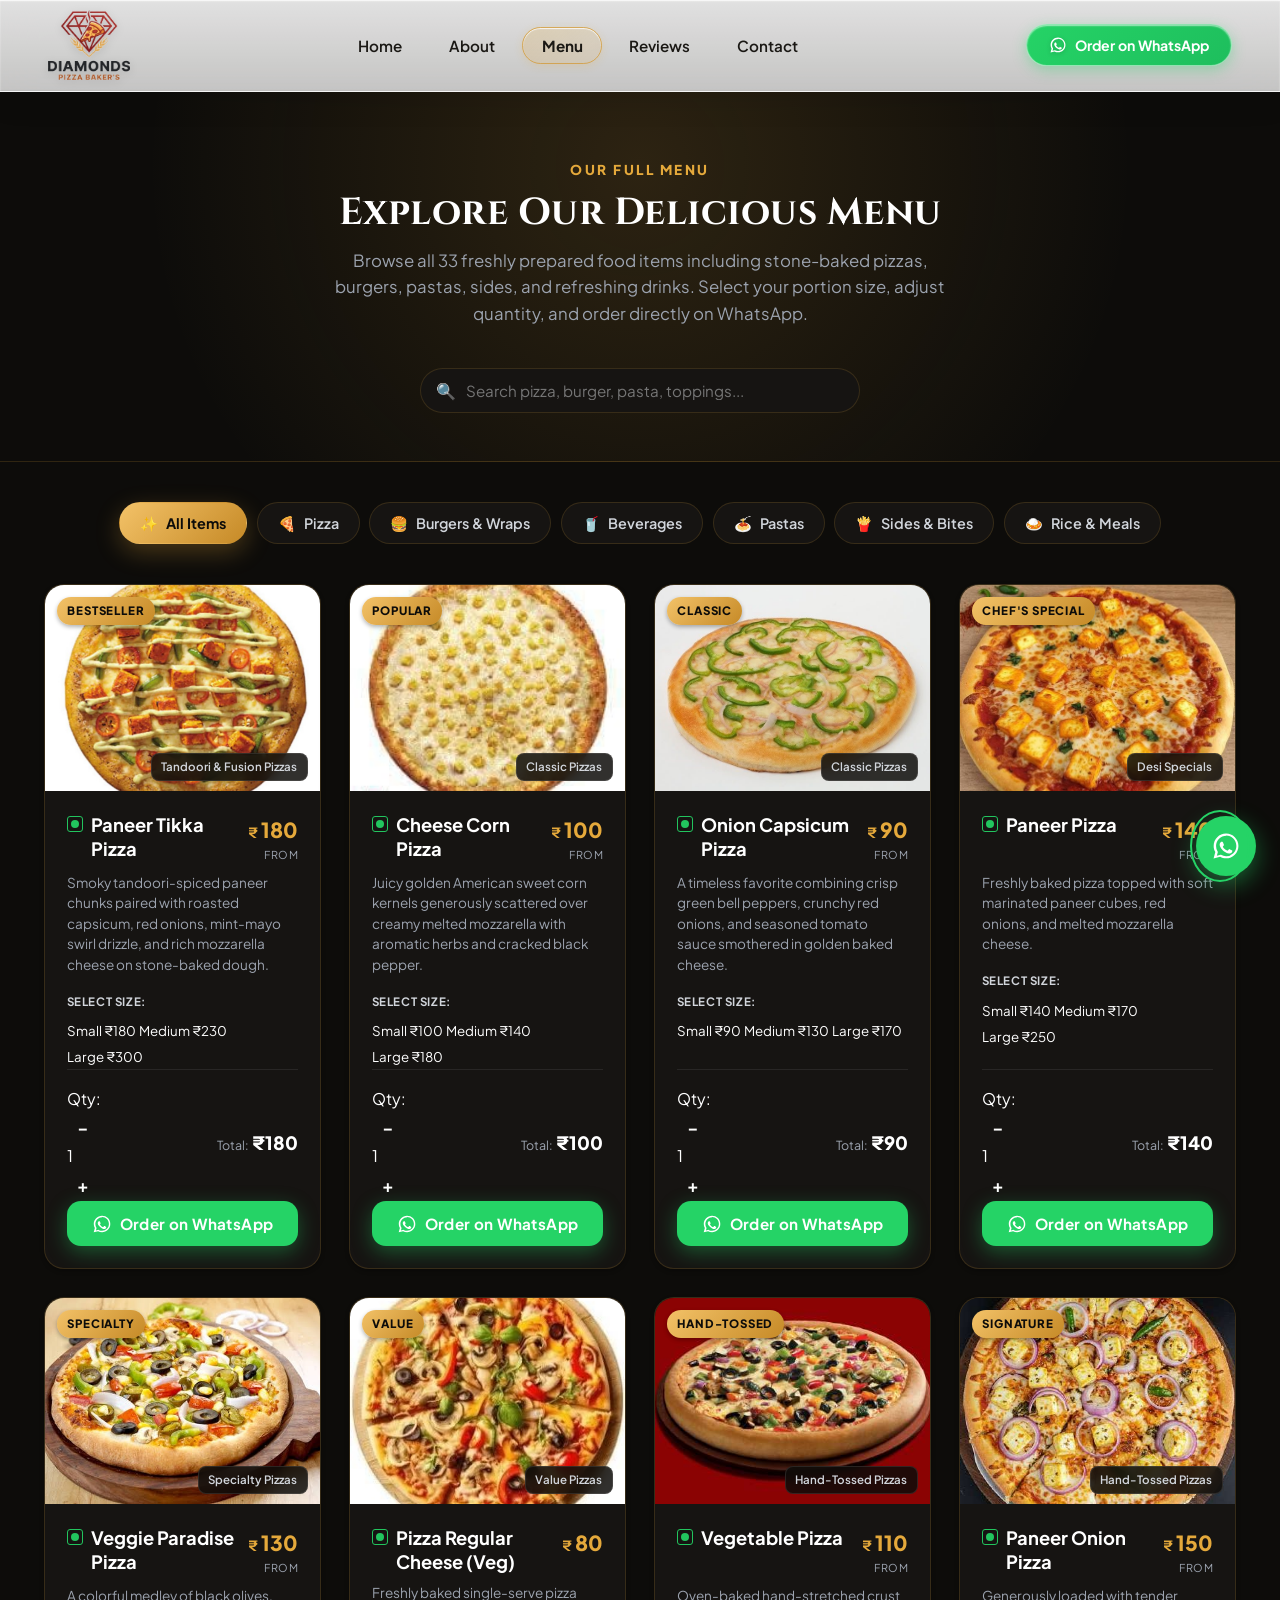
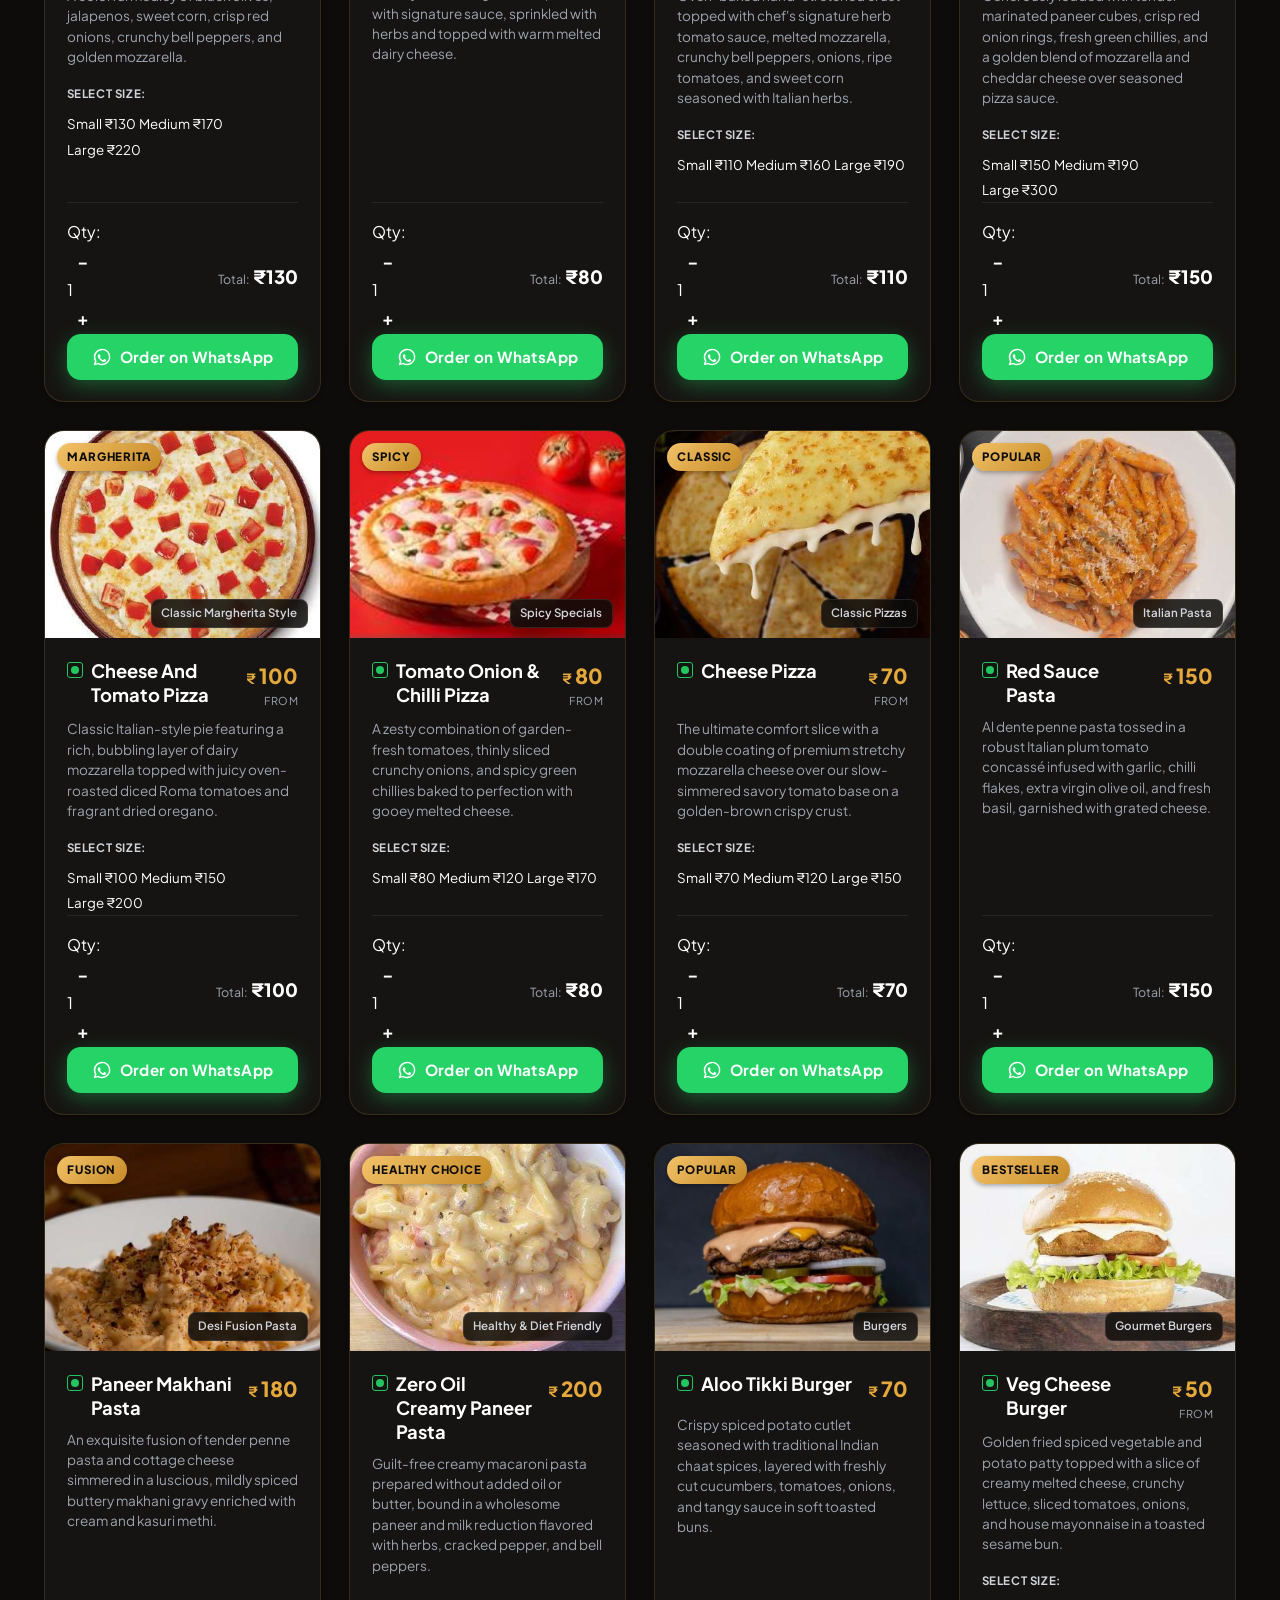
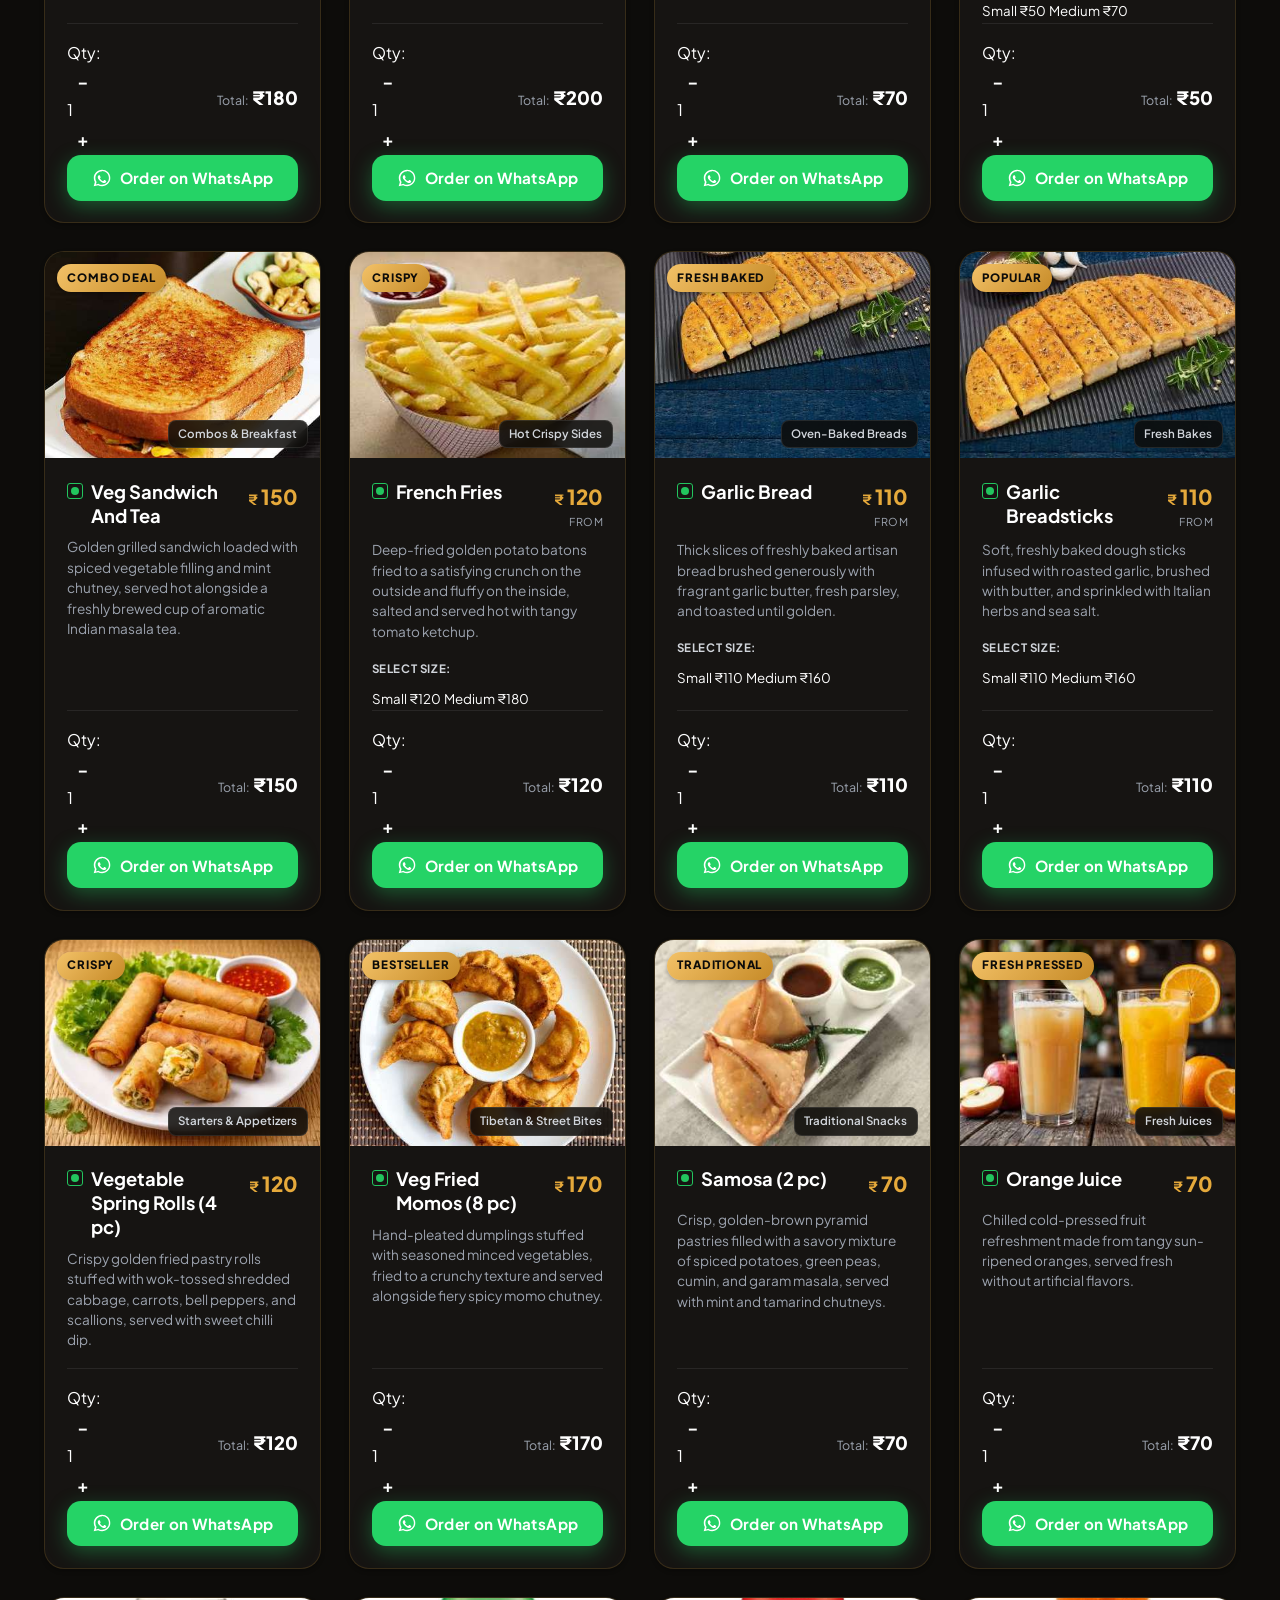
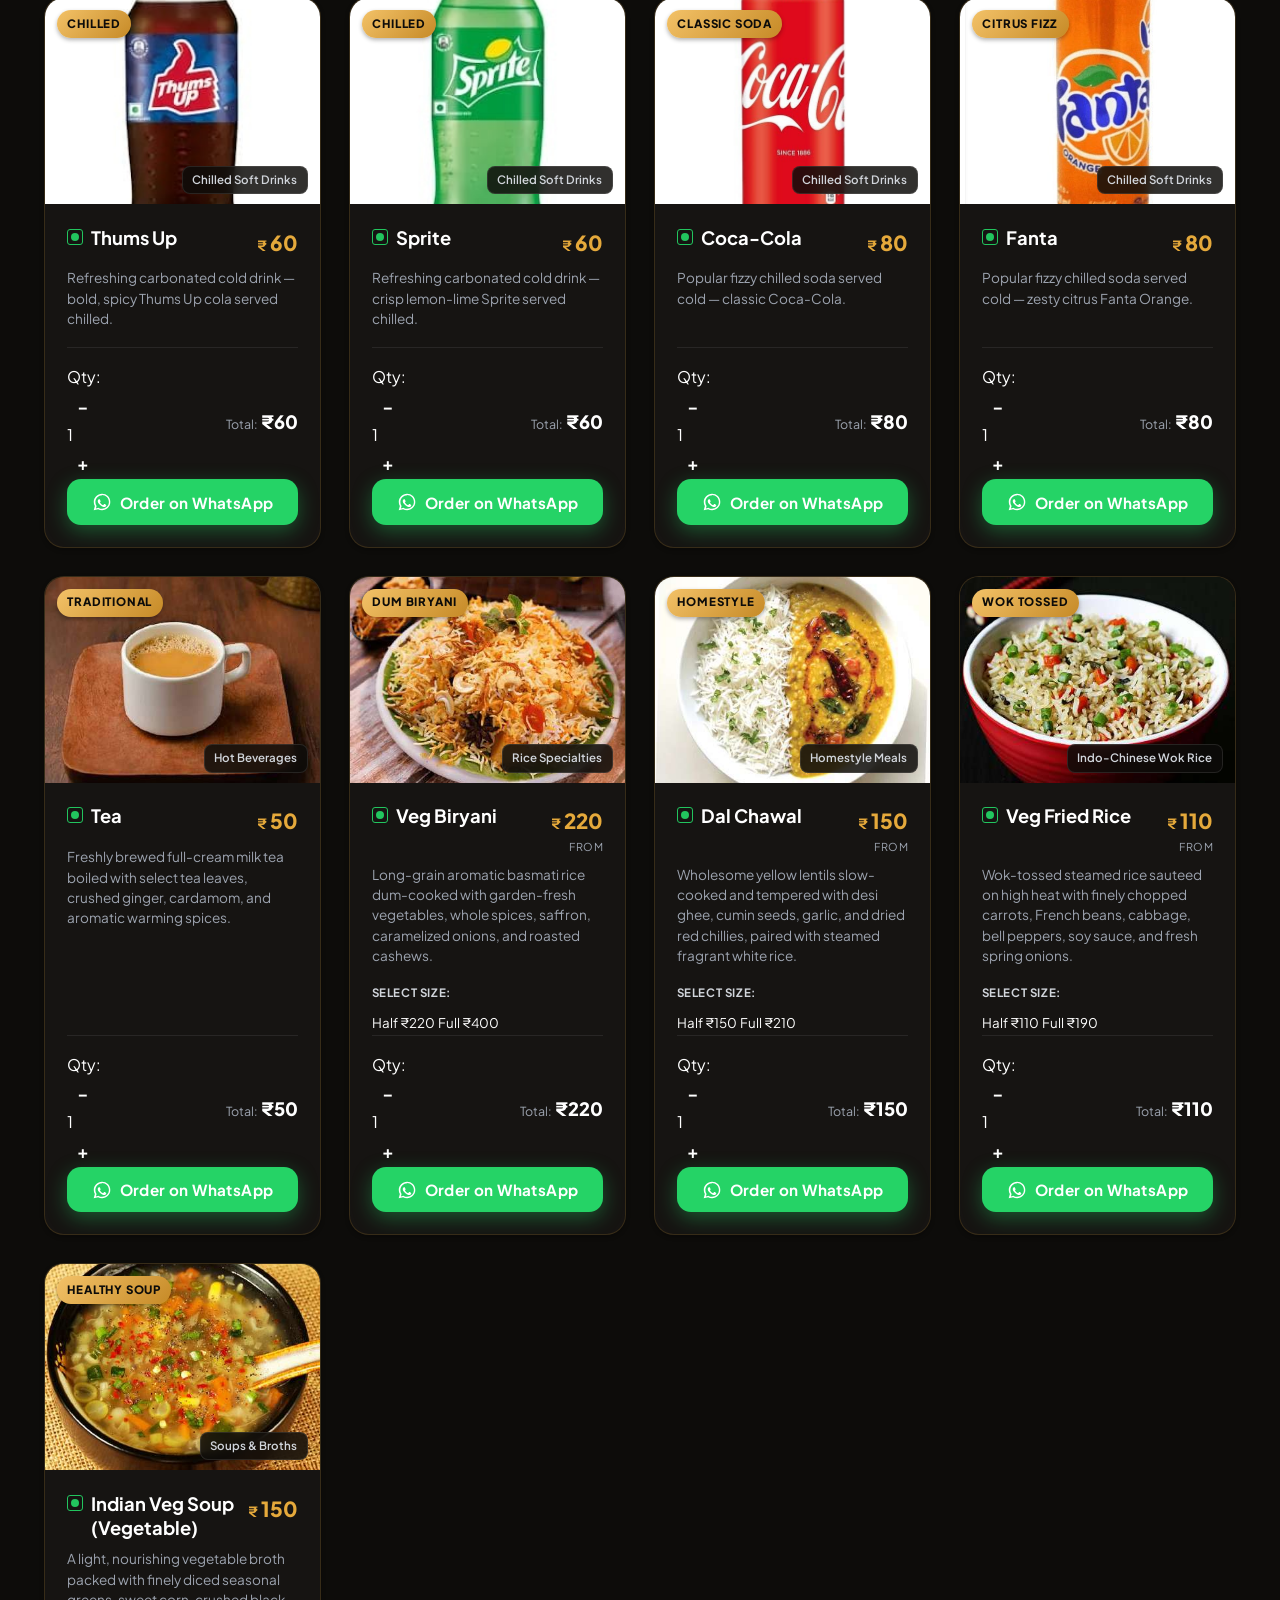
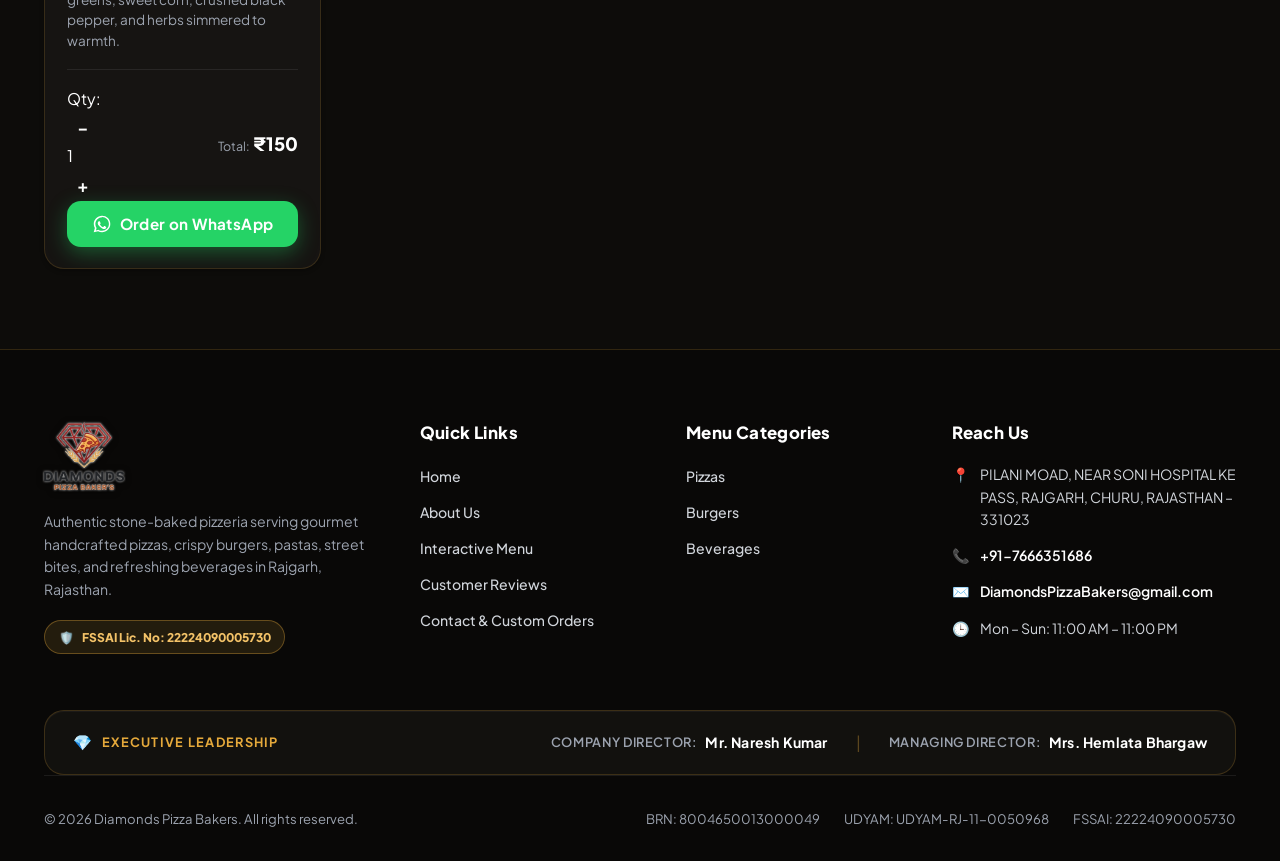
<file: menu.html>
<!DOCTYPE html>
<html lang="en">

<head>
  <meta charset="UTF-8" />
  <meta name="viewport" content="width=device-width, initial-scale=1.0" />
  <title>Menu & WhatsApp Ordering | Diamonds Pizza Bakers</title>
  <meta name="description"
    content="Browse the full master menu of Diamonds Pizza Bakers. Fresh stone-baked pizzas, gourmet burgers, chilled beverages, pastas, and snacks with live portion size selector and instant WhatsApp ordering." />
  <link rel="icon" type="image/svg+xml" href="assets/logo/favicon.svg" />
  <link rel="icon" type="image/png" sizes="128x128" href="assets/logo/favicon.png" />
  <link rel="apple-touch-icon" href="assets/logo/favicon.png" />
  <link rel="stylesheet" href="css/style.css" />
</head>

<body>

  <!-- ==================== STICKY HEADER ==================== -->
  <header class="site-header" id="site-header">
    <div class="header-container">
      <a href="index.html" class="brand-logo" aria-label="Diamonds Pizza Bakers Home">
        <img src="assets/logo/logo.png" alt="Diamonds Pizza Bakers Logo" width="82" height="70" />
      </a>

      <!-- Desktop & Mobile Navigation Links -->
      <nav aria-label="Main Navigation">
        <ul class="nav-menu" id="nav-menu">
          <li class="mobile-drawer-brand">
            <a href="index.html" class="drawer-logo" aria-label="Diamonds Pizza Bakers Home">
              <img src="assets/logo/logo.png" alt="Diamonds Pizza Bakers Logo" width="65" height="55" />
            </a>
          </li>
          <li><a href="index.html" class="nav-link">Home</a></li>
          <li><a href="about.html" class="nav-link">About</a></li>
          <li><a href="menu.html" class="nav-link active">Menu</a></li>
          <li><a href="index.html#reviews" class="nav-link">Reviews</a></li>
          <li><a href="contact.html" class="nav-link">Contact</a></li>
        </ul>
      </nav>

      <!-- Header Action Buttons -->
      <div class="header-actions">
        <a href="https://wa.me/917666351686?text=Hello%20Diamonds%20Pizza%20Bakers!%20I%20would%20like%20to%20place%20an%20order."
          target="_blank" rel="noopener noreferrer" class="header-wa-pill" aria-label="Order on WhatsApp">
          <svg viewBox="0 0 24 24" width="18" height="18" fill="currentColor">
            <path
              d="M12.04 2c-5.46 0-9.91 4.45-9.91 9.91 0 1.75.46 3.45 1.32 4.95L2.05 22l5.25-1.38c1.45.79 3.08 1.21 4.74 1.21 5.46 0 9.91-4.45 9.91-9.91 0-2.65-1.03-5.14-2.9-7.01A9.816 9.816 0 0012.04 2zm.01 1.67c4.54 0 8.24 3.7 8.24 8.24 0 2.2-.86 4.28-2.42 5.83a8.18 8.18 0 01-5.82 2.41c-1.42 0-2.82-.37-4.06-1.07l-.29-.16-3.02.79.81-2.95-.19-.3a8.19 8.19 0 01-1.25-4.38c0-4.54 3.7-8.24 8.24-8.24zm4.52 11.66c-.25-.13-1.47-.72-1.7-.81-.23-.08-.39-.13-.56.13-.17.25-.64.81-.79.97-.14.17-.29.19-.54.06-.25-.13-1.06-.39-2.02-1.24-.75-.67-1.25-1.49-1.4-1.74-.15-.25-.02-.39.11-.51.11-.11.25-.29.37-.43.13-.15.17-.25.25-.42.08-.17.04-.32-.02-.45-.06-.13-.56-1.35-.77-1.85-.2-.49-.41-.42-.56-.43h-.48c-.16 0-.43.06-.66.31-.23.25-.87.85-.87 2.08 0 1.22.89 2.41 1.02 2.58.13.17 1.76 2.68 4.26 3.76.6.26 1.06.41 1.42.53.6.19 1.15.16 1.58.1.48-.07 1.47-.6 1.68-1.18.21-.58.21-1.07.15-1.18-.06-.1-.22-.16-.47-.29z" />
          </svg>
          <span>Order on WhatsApp</span>
        </a>

        <!-- Mobile Menu Toggle Button -->
        <button type="button" class="mobile-nav-toggle" aria-label="Toggle navigation menu" aria-expanded="false">
          <span></span>
          <span></span>
          <span></span>
        </button>
      </div>
    </div>
  </header>

  <!-- Mobile Drawer Overlay -->
  <div class="nav-overlay" id="nav-overlay"></div>

  <main id="main-content">
    <!-- ==================== MENU PAGE HERO ==================== -->
    <section class="page-hero">
      <div class="container">
        <span class="section-eyebrow">OUR FULL MENU</span>
        <h1 class="section-title">Explore Our Delicious Menu</h1>
        <p class="section-subtitle">
          Browse all 33 freshly prepared food items including stone-baked pizzas, burgers, pastas, sides, and refreshing
          drinks. Select your portion size, adjust quantity, and order directly on WhatsApp.
        </p>

        <!-- Search Bar -->
        <div class="search-box-wrapper">
          <span class="search-icon">🔍</span>
          <input type="search" id="menu-search-input" class="search-input"
            placeholder="Search pizza, burger, pasta, toppings..." aria-label="Search menu items" />
        </div>
      </div>
    </section>

    <!-- ==================== MENU SECTION WITH DYNAMIC FILTERS ==================== -->
    <section class="featured-menu-section" style="padding-top: 2.5rem;">
      <div class="container">
        <!-- Category Filter Pills -->
        <div class="menu-toolbar">
          <div class="category-filters-container" id="category-filters" role="tablist"
            aria-label="Menu category filters">
            <!-- Dynamically populated by js/menu.js -->
          </div>
        </div>

        <!-- Product Cards Grid -->
        <div class="product-grid" id="menu-grid" aria-live="polite">
          <!-- Dynamically populated by js/menu.js based on window.MENU_ITEMS -->
        </div>
      </div>
    </section>
  </main>

  <!-- ==================== FOOTER ==================== -->
  <footer class="site-footer">
    <div class="container">
      <div class="footer-grid">
        <!-- Col 1: Brand Info -->
        <div class="footer-brand">
          <a href="index.html" class="footer-logo" aria-label="Diamonds Pizza Bakers Home">
            <img src="assets/logo/logo.png" alt="Diamonds Pizza Bakers Logo" width="80" height="68" />
          </a>
          <p class="footer-bio">
            Authentic stone-baked pizzeria serving gourmet handcrafted pizzas, crispy burgers, pastas, street bites, and
            refreshing beverages in Rajgarh, Rajasthan.
          </p>
          <div class="footer-fssai-pill">
            <span>🛡️</span>
            <span>FSSAI Lic. No: 22224090005730</span>
          </div>
        </div>

        <!-- Col 2: Navigation Links -->
        <div>
          <h4 class="footer-title">Quick Links</h4>
          <ul class="footer-links">
            <li><a href="index.html">Home</a></li>
            <li><a href="about.html">About Us</a></li>
            <li><a href="menu.html">Interactive Menu</a></li>
            <li><a href="index.html#reviews">Customer Reviews</a></li>
            <li><a href="contact.html">Contact & Custom Orders</a></li>
          </ul>
        </div>

        <!-- Col 3: Popular Menu Categories -->
        <div>
          <h4 class="footer-title">Menu Categories</h4>
          <ul class="footer-links">
            <li><a href="menu.html?category=pizza">Pizzas</a></li>
            <li><a href="menu.html?category=burgers">Burgers</a></li>
            <li><a href="menu.html?category=beverages">Beverages</a></li>
          </ul>
        </div>

        <!-- Col 4: Official Contact Information -->
        <div>
          <h4 class="footer-title">Reach Us</h4>
          <ul class="footer-contact-list">
            <li>
              <span>📍</span>
              <span>PILANI MOAD, NEAR SONI HOSPITAL KE PASS, RAJGARH, CHURU, RAJASTHAN – 331023</span>
            </li>
            <li>
              <span>📞</span>
              <a href="tel:+917666351686">+91-7666351686</a>
            </li>
            <li>
              <span>✉️</span>
              <a href="mailto:DiamondsPizzaBakers@gmail.com">DiamondsPizzaBakers@gmail.com</a>
            </li>
            <li>
              <span>🕒</span>
              <span>Mon – Sun: 11:00 AM – 11:00 PM</span>
            </li>
          </ul>
        </div>
      </div>

      <!-- Shared Footer Leadership Row -->
      <div class="footer-leadership-strip">
        <div class="footer-leadership-badge">
          <span class="footer-badge-icon" aria-hidden="true">💎</span>
          <span>Executive Leadership</span>
        </div>
        <div class="footer-leadership-directors">
          <div class="footer-director-col">
            <span class="footer-director-label">Company Director:</span>
            <strong class="footer-director-val">Mr. Naresh Kumar</strong>
          </div>
          <span class="footer-leadership-sep" aria-hidden="true">|</span>
          <div class="footer-director-col">
            <span class="footer-director-label">Managing Director:</span>
            <strong class="footer-director-val">Mrs. Hemlata Bhargaw</strong>
          </div>
        </div>
      </div>

      <!-- Bottom Bar: Registrations & Copyright -->
      <div class="footer-bottom">
        <p>&copy; 2026 Diamonds Pizza Bakers. All rights reserved.</p>
        <div class="footer-reg-details">
          <span>BRN: 8004650013000049</span>
          <span>UDYAM: UDYAM-RJ-11-0050968</span>
          <span>FSSAI: 22224090005730</span>
        </div>
      </div>
    </div>
  </footer>

  <!-- Floating WhatsApp Quick Button -->
  <a href="https://wa.me/917666351686?text=Hello%20Diamonds%20Pizza%20Bakers!%20I%20would%20like%20to%20place%20an%20order."
    target="_blank" rel="noopener noreferrer" class="floating-wa-btn" aria-label="Chat and Order on WhatsApp">
    <div class="pulse-ring"></div>
    <svg viewBox="0 0 24 24" width="30" height="30" fill="currentColor">
      <path
        d="M12.04 2c-5.46 0-9.91 4.45-9.91 9.91 0 1.75.46 3.45 1.32 4.95L2.05 22l5.25-1.38c1.45.79 3.08 1.21 4.74 1.21 5.46 0 9.91-4.45 9.91-9.91 0-2.65-1.03-5.14-2.9-7.01A9.816 9.816 0 0012.04 2zm.01 1.67c4.54 0 8.24 3.7 8.24 8.24 0 2.2-.86 4.28-2.42 5.83a8.18 8.18 0 01-5.82 2.41c-1.42 0-2.82-.37-4.06-1.07l-.29-.16-3.02.79.81-2.95-.19-.3a8.19 8.19 0 01-1.25-4.38c0-4.54 3.7-8.24 8.24-8.24zm4.52 11.66c-.25-.13-1.47-.72-1.7-.81-.23-.08-.39-.13-.56.13-.17.25-.64.81-.79.97-.14.17-.29.19-.54.06-.25-.13-1.06-.39-2.02-1.24-.75-.67-1.25-1.49-1.4-1.74-.15-.25-.02-.39.11-.51.11-.11.25-.29.37-.43.13-.15.17-.25.25-.42.08-.17.04-.32-.02-.45-.06-.13-.56-1.35-.77-1.85-.2-.49-.41-.42-.56-.43h-.48c-.16 0-.43.06-.66.31-.23.25-.87.85-.87 2.08 0 1.22.89 2.41 1.02 2.58.13.17 1.76 2.68 4.26 3.76.6.26 1.06.41 1.42.53.6.19 1.15.16 1.58.1.48-.07 1.47-.6 1.68-1.18.21-.58.21-1.07.15-1.18-.06-.1-.22-.16-.47-.29z" />
    </svg>
  </a>

  <!-- JavaScript Scripts -->
  <script src="js/menu-data.js"></script>
  <script src="js/whatsapp.js"></script>
  <script src="js/menu.js"></script>
  <script src="js/main.js"></script>
</body>

</html>
</file>
<file: css/style.css>
/* ==========================================================================
   DIAMONDS PIZZA BAKERS - DESIGN SYSTEM & MASTER STYLESHEET
   Brand Identity: Authentic Wood-Fired & Stone-Baked Artisan Pizzeria
   Theme: Rich Dark Artisan Aesthetic (Exact Match to Reference Mockup)
   Palette: Deep Oven Charcoal, Rustic Stone, Mozzarella Gold, Crisp White
   ========================================================================== */

@import url('https://fonts.googleapis.com/css2?family=Cinzel:wght@600;700;800;900&family=Plus+Jakarta+Sans:wght@400;500;600;700;800&family=Playfair+Display:ital,wght@0,600;0,700;0,800;1,600;1,700;1,800&display=swap');

:root {
  color-scheme: dark;

  /* Brand Primary Colors (Mozzarella Gold & Stone Oven Flame) */
  --color-primary: #E5A93B;        /* Mozzarella Gold */
  --color-primary-light: #F3C268;
  --color-primary-dark: #C68A27;
  --color-primary-glow: rgba(229, 169, 59, 0.35);
  --color-secondary: #E11D48;      /* Ripe Tomato Crimson */
  --color-secondary-dark: #BE123C;

  /* WhatsApp Official Brand */
  --color-whatsapp: #25D366;
  --color-whatsapp-hover: #1EBE5D;
  --color-whatsapp-dark: #075E54;

  /* Rich Dark Artisan Surfaces */
  --bg-dark: #0D0C0A;              /* Deep Rustic Oven Charcoal */
  --bg-surface: #161412;           /* Dark Slate Stone Card */
  --bg-surface-elevated: #201D19;  /* Warm Elevated Charcoal Card */
  --bg-surface-glass: rgba(13, 12, 10, 0.85);

  /* Warm Accent Surfaces */
  --bg-warm-light: #12100E;
  --bg-warm-card: #181512;
  --text-dark: #FFFFFF;
  --text-dark-muted: #9CA3AF;

  /* Text Colors (Crisp Contrast on Dark Stone Surfaces) */
  --text-primary: #FFFFFF;         /* Crisp White */
  --text-secondary: #D1D5DB;       /* Soft Stone Grey */
  --text-muted: #9CA3AF;           /* Subdued Stone Grey */

  /* Borders & Dividers */
  --border-subtle: rgba(229, 169, 59, 0.16);
  --border-gold: #E5A93B;
  --border-gold-active: #F3C268;

  /* Shadows & Ambient Glows */
  --shadow-sm: 0 2px 4px rgba(0, 0, 0, 0.3);
  --shadow-md: 0 4px 14px rgba(0, 0, 0, 0.45);
  --shadow-lg: 0 10px 30px rgba(0, 0, 0, 0.6);
  --shadow-gold: 0 8px 25px rgba(229, 169, 59, 0.28);
  --shadow-wa: 0 6px 20px rgba(37, 211, 102, 0.35);
  --shadow-soft: 0 8px 24px rgba(0, 0, 0, 0.45);
  --shadow-card: 0 8px 24px -4px rgba(0, 0, 0, 0.5);

  /* Typography */
  --font-heading: 'Cinzel', 'Playfair Display', Georgia, serif;
  --font-serif: 'Playfair Display', Georgia, serif;
  --font-body: 'Plus Jakarta Sans', -apple-system, BlinkMacSystemFont, 'Segoe UI', Roboto, sans-serif;

  /* Border Radii */
  --radius-sm: 8px;
  --radius-md: 14px;
  --radius-lg: 20px;
  --radius-xl: 28px;
  --radius-full: 9999px;

  /* Transitions */
  --transition-fast: 0.18s ease;
  --transition-normal: 0.3s cubic-bezier(0.16, 1, 0.3, 1);
}

/* ==========================================================================
   RESET & BASE STYLES
   ========================================================================== */

*, *::before, *::after {
  box-sizing: border-box;
  margin: 0;
  padding: 0;
}

html {
  scroll-behavior: smooth;
  font-size: 16px;
  -webkit-font-smoothing: antialiased;
  -moz-osx-font-smoothing: grayscale;
}

body {
  font-family: var(--font-body);
  background-color: var(--bg-dark);
  color: var(--text-primary);
  line-height: 1.6;
  overflow-x: hidden;
  min-height: 100vh;
  display: flex;
  flex-direction: column;
}

body.menu-open {
  overflow: hidden;
}

img {
  max-width: 100%;
  height: auto;
  display: block;
}

a {
  color: inherit;
  text-decoration: none;
  transition: color var(--transition-fast);
}

button {
  font-family: inherit;
  cursor: pointer;
  border: none;
  background: none;
  transition: all var(--transition-fast);
}

input, textarea, select {
  font-family: inherit;
  color: inherit;
}

.container {
  width: 100%;
  max-width: 1240px;
  margin: 0 auto;
  padding: 0 1.5rem;
}

.container-narrow {
  max-width: 860px;
}

/* ==========================================================================
   TYPOGRAPHY
   ========================================================================== */

h1, h2, h3, h4, h5, h6 {
  font-family: var(--font-heading);
  font-weight: 700;
  line-height: 1.25;
  color: var(--text-primary);
}

.section-eyebrow {
  display: inline-block;
  font-size: 0.85rem;
  font-weight: 800;
  text-transform: uppercase;
  letter-spacing: 2.5px;
  color: var(--color-primary);
  margin-bottom: 0.5rem;
}

.section-title {
  font-size: 2.35rem;
  letter-spacing: 0.5px;
  margin-bottom: 0.75rem;
  color: var(--text-primary);
}

.section-subtitle {
  font-size: 1.05rem;
  color: var(--text-muted);
  max-width: 640px;
  margin: 0 auto 2.5rem;
  line-height: 1.6;
}

.text-center {
  text-align: center;
}

/* ==========================================================================
   BUTTONS
   ========================================================================== */

.btn {
  display: inline-flex;
  align-items: center;
  justify-content: center;
  gap: 0.6rem;
  padding: 0.75rem 1.6rem;
  border-radius: var(--radius-full);
  font-size: 0.95rem;
  font-weight: 700;
  letter-spacing: 0.4px;
  text-decoration: none;
  transition: transform var(--transition-fast), box-shadow var(--transition-fast), background var(--transition-fast), border-color var(--transition-fast);
  white-space: nowrap;
}

.btn:active {
  transform: scale(0.97);
}

.btn-primary {
  background: linear-gradient(135deg, var(--color-primary-light), var(--color-primary-dark));
  color: #0D0C0A;
  box-shadow: var(--shadow-gold);
}

.btn-primary:hover {
  background: linear-gradient(135deg, #FDE68A, var(--color-primary));
  box-shadow: 0 10px 30px rgba(229, 169, 59, 0.45);
  transform: translateY(-2px);
}

.btn-secondary {
  background: rgba(255, 255, 255, 0.06);
  color: #FFFFFF;
  border: 1px solid rgba(229, 169, 59, 0.35);
  backdrop-filter: blur(8px);
}

.btn-secondary:hover {
  background: rgba(229, 169, 59, 0.15);
  border-color: var(--color-primary);
  color: var(--color-primary-light);
  transform: translateY(-2px);
}

.btn-whatsapp {
  background: var(--color-whatsapp);
  color: #FFFFFF;
  box-shadow: var(--shadow-wa);
}

.btn-whatsapp:hover {
  background: var(--color-whatsapp-hover);
  box-shadow: 0 8px 25px rgba(37, 211, 102, 0.45);
  transform: translateY(-2px);
}

.btn-whatsapp-order {
  width: 100%;
  padding: 0.8rem 1.2rem;
  border-radius: var(--radius-md);
  background: var(--color-whatsapp);
  color: #FFFFFF;
  font-weight: 700;
  display: flex;
  align-items: center;
  justify-content: center;
  gap: 0.5rem;
  box-shadow: var(--shadow-wa);
  transition: all var(--transition-fast);
}

.btn-whatsapp-order:hover {
  background: var(--color-whatsapp-hover);
  transform: translateY(-2px);
  box-shadow: 0 8px 24px rgba(37, 211, 102, 0.45);
}

.btn-sm {
  padding: 0.55rem 1.1rem;
  font-size: 0.85rem;
}

/* ==========================================================================
   PREMIUM LIQUID GLASS WHITE HEADER & NAVIGATION
   ========================================================================== */

.site-header {
  position: sticky;
  top: 0;
  left: 0;
  right: 0;
  z-index: 1000;
  /* Premium Liquid Glass White: Translucent frosted white background with luminous sheen */
  background: linear-gradient(
    180deg,
    rgba(255, 255, 255, 0.88) 0%,
    rgba(255, 255, 255, 0.76) 100%
  );
  backdrop-filter: blur(24px) saturate(180%);
  -webkit-backdrop-filter: blur(24px) saturate(180%);
  /* Realistic white glass edge: crisp top specular highlight + subtle bottom rim */
  border-bottom: 1px solid rgba(255, 255, 255, 0.65);
  box-shadow: 
    inset 0 1px 1.5px 0 rgba(255, 255, 255, 0.95),
    inset 0 -1px 1px 0 rgba(0, 0, 0, 0.04),
    0 8px 30px 0 rgba(0, 0, 0, 0.12);
  transition: 
    background var(--transition-normal),
    backdrop-filter var(--transition-normal),
    -webkit-backdrop-filter var(--transition-normal),
    border-color var(--transition-normal),
    box-shadow var(--transition-normal);
}

/* On Scroll: denser frosted white liquid glass with enhanced optical blur */
.site-header.header-scrolled {
  background: linear-gradient(
    180deg,
    rgba(255, 255, 255, 0.94) 0%,
    rgba(255, 255, 255, 0.88) 100%
  );
  backdrop-filter: blur(30px) saturate(200%);
  -webkit-backdrop-filter: blur(30px) saturate(200%);
  border-bottom: 1px solid rgba(255, 255, 255, 0.85);
  box-shadow: 
    inset 0 1px 2px 0 #FFFFFF,
    0 10px 32px -4px rgba(0, 0, 0, 0.18);
}

.site-header.header-scrolled .header-container {
  padding: 0.45rem 1.75rem;
}

.site-header.header-scrolled .brand-logo img {
  height: 65px;
  max-height: 65px;
}

/* Browser fallback for systems lacking backdrop-filter support */
@supports not ((-webkit-backdrop-filter: blur(10px)) or (backdrop-filter: blur(10px))) {
  .site-header {
    background: rgba(255, 255, 255, 0.97);
  }
  .site-header.header-scrolled {
    background: #FFFFFF;
  }
}

.header-container {
  display: flex;
  align-items: center;
  justify-content: space-between;
  padding: 0.65rem 1.75rem;
  max-width: 1240px;
  margin: 0 auto;
  transition: padding var(--transition-normal);
}

.brand-logo {
  display: inline-flex;
  align-items: center;
  justify-content: center;
  text-decoration: none;
  flex-shrink: 0;
  transition: transform var(--transition-fast);
}

.brand-logo img {
  height: 70px;
  max-height: 70px;
  width: auto;
  object-fit: contain;
  display: block;
  filter: drop-shadow(0 2px 4px rgba(0, 0, 0, 0.12));
  transition: 
    height var(--transition-normal), 
    max-height var(--transition-normal), 
    transform var(--transition-fast);
}

.brand-logo:hover img {
  transform: translateY(-1px) scale(1.02);
}

.mobile-drawer-brand {
  display: none;
}

/* Navigation Links Container: Continuous Liquid Glass Flow */
.nav-menu {
  display: flex;
  align-items: center;
  gap: 0.5rem;
  list-style: none;
  background: transparent;
  border: none;
  box-shadow: none;
  padding: 0;
}

.nav-link {
  position: relative;
  font-size: 0.95rem;
  font-weight: 600;
  color: #1A1814;
  padding: 0.5rem 1.15rem;
  border-radius: var(--radius-full);
  transition: all var(--transition-fast);
  text-decoration: none;
  border: 1.5px solid transparent;
}

/* Subtle brand accent hover */
.nav-link:hover {
  color: #C27D0E;
  background: rgba(229, 169, 59, 0.12);
  border-color: rgba(229, 169, 59, 0.25);
}

/* Active Nav Pill: Brand Gold on White Liquid Glass */
.nav-link.active {
  color: #1A1814;
  font-weight: 700;
  background: linear-gradient(
    135deg,
    rgba(229, 169, 59, 0.22) 0%,
    rgba(229, 169, 59, 0.12) 100%
  );
  border-color: rgba(212, 143, 24, 0.6);
  border-radius: var(--radius-full);
  padding: 0.5rem 1.15rem;
  box-shadow: 
    inset 0 1px 1px rgba(255, 255, 255, 0.8),
    0 2px 8px rgba(229, 169, 59, 0.2);
}

.header-actions {
  display: flex;
  align-items: center;
  gap: 0.85rem;
}

/* WhatsApp Order Button: Vibrant Emerald Pill on White Glass */
.header-wa-pill,
.header-actions .header-wa-btn {
  display: inline-flex;
  align-items: center;
  gap: 0.55rem;
  font-size: 0.88rem;
  font-weight: 700;
  color: #FFFFFF;
  padding: 0.55rem 1.35rem;
  border-radius: var(--radius-full);
  background: linear-gradient(
    135deg,
    #25D366 0%,
    #1EBE5D 100%
  );
  border: 1px solid rgba(255, 255, 255, 0.5);
  box-shadow: 
    inset 0 1px 1.5px rgba(255, 255, 255, 0.6),
    0 4px 14px rgba(37, 211, 102, 0.35);
  backdrop-filter: blur(10px);
  -webkit-backdrop-filter: blur(10px);
  transition: all var(--transition-fast);
  text-decoration: none;
}

.header-wa-pill:hover,
.header-actions .header-wa-btn:hover {
  background: linear-gradient(
    135deg,
    #22c35e 0%,
    #17a650 100%
  );
  border-color: rgba(255, 255, 255, 0.8);
  color: #FFFFFF;
  box-shadow: 
    inset 0 1px 2px rgba(255, 255, 255, 0.8),
    0 6px 20px rgba(37, 211, 102, 0.45);
  transform: translateY(-1px);
}

.header-wa-pill svg,
.header-actions .header-wa-btn svg {
  color: #FFFFFF;
  filter: drop-shadow(0 1px 2px rgba(0, 0, 0, 0.2));
  transition: transform var(--transition-fast);
}

.header-wa-pill:hover svg,
.header-actions .header-wa-btn:hover svg {
  transform: scale(1.1);
  color: #FFFFFF;
}

/* Mobile Nav Toggle: White Glass Rounded Button */
.mobile-nav-toggle {
  display: none;
  flex-direction: column;
  justify-content: space-between;
  width: 42px;
  height: 42px;
  padding: 11px 9px;
  background: rgba(255, 255, 255, 0.75);
  border: 1px solid rgba(0, 0, 0, 0.08);
  border-radius: 12px;
  box-shadow: 
    inset 0 1px 1.5px rgba(255, 255, 255, 0.95),
    0 2px 8px rgba(0, 0, 0, 0.08);
  backdrop-filter: blur(12px);
  -webkit-backdrop-filter: blur(12px);
  cursor: pointer;
  z-index: 1001;
  transition: all var(--transition-fast);
}

.mobile-nav-toggle:hover {
  background: rgba(255, 255, 255, 0.95);
  border-color: rgba(229, 169, 59, 0.4);
  transform: translateY(-1px);
}

.mobile-nav-toggle.active {
  background: rgba(229, 169, 59, 0.18);
  border-color: rgba(229, 169, 59, 0.5);
  box-shadow: inset 0 1px 1px rgba(255, 255, 255, 0.6), 0 0 12px rgba(229, 169, 59, 0.25);
}

.mobile-nav-toggle span {
  display: block;
  height: 2.5px;
  width: 100%;
  background: #1A1814;
  border-radius: 2px;
  transition: all var(--transition-normal);
}

.mobile-nav-toggle.active span:nth-child(1) {
  transform: translateY(7px) rotate(45deg);
}

.mobile-nav-toggle.active span:nth-child(2) {
  opacity: 0;
}

.mobile-nav-toggle.active span:nth-child(3) {
  transform: translateY(-7px) rotate(-45deg);
}

.nav-overlay {
  display: none;
  position: fixed;
  inset: 0;
  background: rgba(0, 0, 0, 0.65);
  backdrop-filter: blur(8px);
  -webkit-backdrop-filter: blur(8px);
  z-index: 998;
  opacity: 0;
  transition: opacity var(--transition-normal);
}

.nav-overlay.active {
  display: block;
  opacity: 1;
}

/* ==========================================================================
   HOMEPAGE: HERO SECTION (EXACT MATCH TO REFERENCE MOCKUP)
   ========================================================================== */

.hero-section {
  position: relative;
  min-height: 86vh;
  display: flex;
  flex-direction: column;
  justify-content: space-between;
  padding: 3.5rem 0 2rem;
  background-color: #0D0C0A;
  background-image: 
    linear-gradient(to right, 
      rgba(13, 12, 10, 0.96) 0%, 
      rgba(13, 12, 10, 0.90) 38%, 
      rgba(13, 12, 10, 0.45) 58%, 
      rgba(13, 12, 10, 0.1) 78%, 
      transparent 100%),
    linear-gradient(to top, 
      rgba(13, 12, 10, 0.95) 0%, 
      transparent 20%),
    url('../assets/images/hero/hero-artisan-oven.jpg');
  background-size: cover;
  background-position: center right;
  background-repeat: no-repeat;
  overflow: hidden;
}

.hero-main-wrap {
  position: relative;
  z-index: 2;
  max-width: 620px;
  padding-top: 1.5rem;
}

/* Eyebrow Line & Text (Exact reference match) */
.hero-eyebrow-wrap {
  display: flex;
  align-items: center;
  gap: 1.1rem;
  margin-bottom: 1.35rem;
}

.hero-eyebrow-text {
  font-size: 0.78rem;
  font-weight: 800;
  text-transform: uppercase;
  letter-spacing: 2.8px;
  color: #D4A359;
  white-space: nowrap;
}

.hero-eyebrow-line {
  height: 1px;
  background: linear-gradient(to right, rgba(212, 163, 89, 0.6), rgba(212, 163, 89, 0));
  flex-grow: 1;
  max-width: 220px;
}

/* Headline with Italic Gold Accent */
.hero-title {
  font-family: var(--font-serif);
  font-size: 4rem;
  font-weight: 700;
  line-height: 1.12;
  color: #FFFFFF;
  margin-bottom: 1.35rem;
  letter-spacing: -0.5px;
}

.hero-title-italic {
  font-family: var(--font-serif);
  font-style: italic;
  font-weight: 700;
  color: #E5A93B;
  display: inline-block;
}

.hero-description {
  font-size: 1.12rem;
  line-height: 1.68;
  color: #D1D5DB;
  max-width: 500px;
  margin-bottom: 2.25rem;
}

/* Hero Action Buttons (Exact reference match) */
.hero-actions {
  display: flex;
  align-items: center;
  flex-wrap: wrap;
  gap: 1.1rem;
  margin-bottom: 2.5rem;
}

.btn-hero-gold {
  display: inline-flex;
  align-items: center;
  gap: 0.65rem;
  background: #E5A93B;
  color: #161412;
  font-weight: 700;
  border-radius: var(--radius-full);
  padding: 0.85rem 1.9rem;
  font-size: 0.98rem;
  box-shadow: 0 4px 20px rgba(229, 169, 59, 0.35);
  border: 1px solid #F3C268;
  transition: all var(--transition-fast);
  text-decoration: none;
}

.btn-hero-gold:hover {
  background: #F3C268;
  transform: translateY(-2px);
  box-shadow: 0 8px 25px rgba(229, 169, 59, 0.5);
  color: #161412;
}

.btn-hero-gold svg {
  color: #161412;
}

.btn-hero-outline {
  display: inline-flex;
  align-items: center;
  gap: 0.65rem;
  background: rgba(22, 20, 18, 0.7);
  backdrop-filter: blur(8px);
  border: 1px solid rgba(229, 169, 59, 0.45);
  color: #FFFFFF;
  font-weight: 600;
  border-radius: var(--radius-full);
  padding: 0.85rem 1.8rem;
  font-size: 0.98rem;
  transition: all var(--transition-fast);
  text-decoration: none;
}

.btn-hero-outline:hover {
  background: rgba(229, 169, 59, 0.18);
  border-color: #E5A93B;
  color: #E5A93B;
  transform: translateY(-2px);
}

.btn-hero-outline svg {
  color: #E5A93B;
}

/* Bottom Feature Strip (Exact 4-Column Layout from Reference Mockup) */
.hero-features-strip {
  margin-top: 3.5rem;
  padding-top: 1.5rem;
  border-top: 1px solid rgba(255, 255, 255, 0.12);
  display: grid;
  grid-template-columns: repeat(4, 1fr);
  gap: 1.5rem;
  position: relative;
  z-index: 2;
  width: 100%;
}

.hero-feature-item {
  display: flex;
  align-items: center;
  gap: 1.1rem;
  padding-right: 1.5rem;
  border-right: 1px solid rgba(255, 255, 255, 0.08);
}

.hero-feature-item:last-child {
  border-right: none;
}

.hero-feature-icon {
  width: 44px;
  height: 44px;
  flex-shrink: 0;
  color: #E5A93B;
  display: flex;
  align-items: center;
  justify-content: center;
}

.hero-feature-icon svg {
  width: 38px;
  height: 38px;
  stroke: #E5A93B;
  fill: none;
}

.hero-feature-text {
  display: flex;
  flex-direction: column;
}

.hero-feature-text strong {
  font-size: 1.15rem;
  font-weight: 800;
  color: #FFFFFF;
  font-family: var(--font-body);
  line-height: 1.2;
}

.hero-feature-text span {
  font-size: 0.78rem;
  color: #9CA3AF;
  font-weight: 500;
  margin-top: 2px;
}

/* ==========================================================================
   HOMEPAGE: RESTAURANT INTRODUCTION
   ========================================================================== */

.home-intro-section {
  padding: 5rem 0 4.5rem;
  background: var(--bg-surface);
  border-top: 1px solid var(--border-subtle);
  border-bottom: 1px solid var(--border-subtle);
}

.home-intro-grid {
  display: grid;
  grid-template-columns: 1fr 1fr;
  align-items: center;
  gap: 3.5rem;
}

.home-intro-visual {
  position: relative;
}

.home-intro-img {
  width: 100%;
  border-radius: var(--radius-xl);
  box-shadow: var(--shadow-lg);
  border: 2px solid rgba(229, 169, 59, 0.25);
  object-fit: cover;
  aspect-ratio: 4 / 3;
}

.home-intro-badge {
  position: absolute;
  bottom: -18px;
  right: -15px;
  background: var(--bg-dark);
  border: 2px solid var(--color-primary);
  border-radius: var(--radius-lg);
  padding: 0.85rem 1.25rem;
  box-shadow: var(--shadow-gold);
  display: flex;
  align-items: center;
  gap: 0.75rem;
}

.home-intro-badge .badge-icon {
  font-size: 1.6rem;
}

.home-intro-badge-text strong {
  display: block;
  font-size: 0.95rem;
  color: #FFFFFF;
  font-weight: 800;
}

.home-intro-badge-text span {
  font-size: 0.75rem;
  color: var(--color-primary);
  font-weight: 700;
}

.home-intro-content h2 {
  font-size: 2.35rem;
  margin-bottom: 1.25rem;
  line-height: 1.2;
  color: #FFFFFF;
}

.home-intro-content p {
  font-size: 1.05rem;
  color: var(--text-secondary);
  line-height: 1.7;
  margin-bottom: 1.25rem;
}

.home-intro-highlights {
  display: grid;
  grid-template-columns: 1fr 1fr;
  gap: 1rem;
  margin-top: 1.75rem;
}

.intro-highlight-item {
  display: flex;
  align-items: center;
  gap: 0.6rem;
  font-size: 0.92rem;
  font-weight: 700;
  color: var(--text-primary);
}

.intro-highlight-item .icon {
  color: #10B981;
  font-size: 1.15rem;
}

/* ==========================================================================
   HOMEPAGE: LEADERSHIP INTRODUCTION STRIP (BOTH DIRECTORS)
   ========================================================================== */

.home-leadership-section {
  padding: 1.25rem 0 2.5rem;
  background: var(--bg-dark);
}

.home-leadership-strip {
  background: linear-gradient(
    135deg,
    rgba(24, 21, 18, 0.96) 0%,
    rgba(18, 16, 13, 0.98) 100%
  );
  border: 1px solid rgba(229, 169, 59, 0.22);
  border-radius: var(--radius-xl);
  padding: 1.5rem 2.25rem;
  display: flex;
  align-items: center;
  justify-content: space-between;
  gap: 2rem;
  box-shadow: 
    inset 0 1px 1px rgba(255, 255, 255, 0.08),
    0 8px 24px rgba(0, 0, 0, 0.4);
  position: relative;
  overflow: hidden;
  transition: border-color var(--transition-fast), box-shadow var(--transition-fast);
}

.home-leadership-strip:hover {
  border-color: rgba(229, 169, 59, 0.4);
  box-shadow: 
    inset 0 1px 1.5px rgba(255, 255, 255, 0.12),
    0 12px 30px rgba(0, 0, 0, 0.5),
    0 0 20px rgba(229, 169, 59, 0.1);
}

.home-leadership-strip::before {
  content: '';
  position: absolute;
  left: 0;
  top: 15%;
  bottom: 15%;
  width: 4px;
  background: linear-gradient(180deg, var(--color-primary-light), var(--color-primary));
  border-radius: 0 4px 4px 0;
  box-shadow: 0 0 10px rgba(229, 169, 59, 0.4);
}

.home-leadership-intro {
  display: flex;
  flex-direction: column;
  gap: 0.2rem;
  flex-shrink: 0;
}

.home-leadership-eyebrow {
  font-size: 0.72rem;
  text-transform: uppercase;
  letter-spacing: 0.14em;
  color: var(--color-primary);
  font-weight: 700;
}

.home-leadership-title {
  font-size: 1.3rem;
  font-weight: 700;
  color: #FFFFFF;
  font-family: var(--font-heading);
  margin: 0;
  line-height: 1.25;
}

.home-leadership-directors {
  display: flex;
  align-items: center;
  gap: 1.25rem;
  flex-grow: 1;
  justify-content: center;
}

.home-director-pill {
  display: flex;
  align-items: center;
  gap: 0.85rem;
  padding: 0.65rem 1.15rem;
  background: rgba(255, 255, 255, 0.03);
  border: 1px solid rgba(255, 255, 255, 0.08);
  border-radius: var(--radius-lg);
  transition: all var(--transition-fast);
}

.home-director-pill:hover {
  background: rgba(229, 169, 59, 0.08);
  border-color: rgba(229, 169, 59, 0.3);
  transform: translateY(-2px);
}

.home-director-avatar {
  width: 44px;
  height: 44px;
  border-radius: 50%;
  background: linear-gradient(135deg, rgba(229, 169, 59, 0.2) 0%, rgba(20, 18, 14, 0.85) 100%);
  border: 1.5px solid rgba(229, 169, 59, 0.4);
  display: flex;
  align-items: center;
  justify-content: center;
  font-family: var(--font-heading);
  font-size: 1.05rem;
  font-weight: 700;
  color: var(--color-primary-light);
  flex-shrink: 0;
  box-shadow: 0 3px 8px rgba(0, 0, 0, 0.35);
}

.home-director-info {
  display: flex;
  flex-direction: column;
  gap: 0.15rem;
}

.home-director-designation {
  font-size: 0.74rem;
  font-weight: 700;
  text-transform: uppercase;
  letter-spacing: 0.06em;
}

.home-director-designation.designation-cd {
  color: #E2E8F0;
}

.home-director-designation.designation-md {
  color: var(--color-primary);
}

.home-director-name {
  font-size: 1.05rem;
  font-weight: 700;
  color: #FFFFFF;
  letter-spacing: 0.2px;
}

.home-leadership-action {
  flex-shrink: 0;
}

.btn-leadership-link {
  display: inline-flex;
  align-items: center;
  gap: 0.55rem;
  padding: 0.65rem 1.4rem;
  border-radius: var(--radius-full);
  background: rgba(229, 169, 59, 0.12);
  border: 1px solid rgba(229, 169, 59, 0.35);
  color: #FFFFFF;
  font-size: 0.88rem;
  font-weight: 700;
  text-decoration: none;
  white-space: nowrap;
  transition: all var(--transition-fast);
}

.btn-leadership-link:hover {
  background: var(--color-primary);
  color: #0D0C0A;
  border-color: var(--color-primary);
  box-shadow: 0 4px 16px rgba(229, 169, 59, 0.35);
  transform: translateY(-1px);
}

.btn-leadership-link .btn-arrow {
  transition: transform var(--transition-fast);
}

.btn-leadership-link:hover .btn-arrow {
  transform: translateX(3px);
}

/* ==========================================================================
   CONTACT PAGE: COMPACT LEADERSHIP CARD
   ========================================================================== */

.contact-leadership-card {
  margin-top: 1.5rem;
}

.contact-leadership-grid {
  display: grid;
  grid-template-columns: 1fr;
  gap: 0.85rem;
}

.contact-leader-item {
  display: flex;
  align-items: center;
  gap: 0.85rem;
  padding: 0.75rem 1rem;
  background: rgba(255, 255, 255, 0.03);
  border: 1px solid rgba(255, 255, 255, 0.07);
  border-radius: var(--radius-md);
  transition: all var(--transition-fast);
}

.contact-leader-item:hover {
  background: rgba(229, 169, 59, 0.06);
  border-color: rgba(229, 169, 59, 0.25);
  transform: translateX(2px);
}

.contact-leader-avatar {
  width: 38px;
  height: 38px;
  border-radius: 50%;
  background: linear-gradient(135deg, rgba(229, 169, 59, 0.2) 0%, rgba(20, 18, 14, 0.85) 100%);
  border: 1.5px solid rgba(229, 169, 59, 0.4);
  display: flex;
  align-items: center;
  justify-content: center;
  font-family: var(--font-heading);
  font-size: 0.95rem;
  font-weight: 700;
  color: var(--color-primary-light);
  flex-shrink: 0;
}

.contact-leader-meta {
  display: flex;
  flex-direction: column;
  gap: 0.1rem;
}

.contact-leader-role {
  font-size: 0.72rem;
  font-weight: 700;
  text-transform: uppercase;
  letter-spacing: 0.06em;
  color: #E2E8F0;
}

.contact-leader-role.role-md {
  color: var(--color-primary);
}

.contact-leader-name {
  font-size: 0.98rem;
  font-weight: 700;
  color: #FFFFFF;
}

/* ==========================================================================
   SHARED FOOTER: LEADERSHIP DETAILS
   ========================================================================== */

.footer-leadership-strip {
  margin-top: 2.75rem;
  padding: 1.15rem 1.75rem;
  background: rgba(22, 20, 18, 0.75);
  border: 1px solid rgba(229, 169, 59, 0.2);
  border-radius: var(--radius-lg);
  display: flex;
  align-items: center;
  justify-content: space-between;
  gap: 1.5rem;
  box-shadow: inset 0 1px 1px rgba(255, 255, 255, 0.05);
}

.footer-leadership-badge {
  display: flex;
  align-items: center;
  gap: 0.55rem;
  font-size: 0.8rem;
  font-weight: 700;
  text-transform: uppercase;
  letter-spacing: 0.1em;
  color: var(--color-primary);
  flex-shrink: 0;
}

.footer-badge-icon {
  font-size: 0.95rem;
}

.footer-leadership-directors {
  display: flex;
  align-items: center;
  gap: 1.75rem;
  flex-wrap: wrap;
}

.footer-director-col {
  display: flex;
  align-items: center;
  gap: 0.55rem;
  font-size: 0.88rem;
}

.footer-director-label {
  color: var(--text-muted);
  font-size: 0.8rem;
  text-transform: uppercase;
  letter-spacing: 0.05em;
  font-weight: 600;
}

.footer-director-val {
  color: #FFFFFF;
  font-weight: 700;
  letter-spacing: 0.2px;
}

.footer-leadership-sep {
  color: rgba(229, 169, 59, 0.35);
  font-size: 1rem;
}

/* ==========================================================================
   HOMEPAGE: POPULAR CATEGORIES SHOWCASE
   ========================================================================== */

.categories-showcase-section {
  padding: 5rem 0;
  background: var(--bg-dark);
  border-top: 1px solid var(--border-subtle);
  border-bottom: 1px solid var(--border-subtle);
}

.categories-grid {
  display: grid;
  grid-template-columns: repeat(6, 1fr);
  gap: 1.25rem;
}

.category-showcase-card {
  position: relative;
  aspect-ratio: 1 / 1.15;
  border-radius: var(--radius-lg);
  overflow: hidden;
  cursor: pointer;
  text-decoration: none;
  box-shadow: 0 4px 15px rgba(0, 0, 0, 0.4);
  border: 1px solid rgba(229, 169, 59, 0.15);
  transition: transform var(--transition-normal), box-shadow var(--transition-normal), border-color var(--transition-normal);
  background: var(--bg-surface);
}

.category-showcase-card:hover {
  transform: translateY(-8px) scale(1.02);
  box-shadow: 0 16px 30px rgba(0, 0, 0, 0.7), 0 0 20px rgba(229, 169, 59, 0.3);
  border-color: var(--color-primary);
}

.category-showcase-card .card-bg-img {
  width: 100%;
  height: 100%;
  object-fit: cover;
  transition: transform 0.6s cubic-bezier(0.16, 1, 0.3, 1);
}

.category-showcase-card:hover .card-bg-img {
  transform: scale(1.1);
}

.category-showcase-card .card-overlay {
  position: absolute;
  inset: 0;
  background: linear-gradient(180deg, rgba(13, 12, 10, 0.05) 0%, rgba(13, 12, 10, 0.4) 40%, rgba(13, 12, 10, 0.95) 100%);
  display: flex;
  flex-direction: column;
  justify-content: flex-end;
  padding: 1.15rem;
  z-index: 2;
}

.category-showcase-card .card-count {
  font-size: 0.75rem;
  color: #F3C268;
  font-weight: 700;
  margin-bottom: 0.2rem;
  text-transform: uppercase;
  letter-spacing: 0.5px;
}

.category-showcase-card .card-title {
  font-family: var(--font-body);
  font-size: 1.12rem;
  font-weight: 800;
  color: #FFFFFF;
  margin-bottom: 0.4rem;
  line-height: 1.2;
}

.category-showcase-card .card-arrow-pill {
  display: inline-flex;
  align-items: center;
  font-size: 0.72rem;
  font-weight: 700;
  color: #FFFFFF;
  opacity: 0.85;
  transition: opacity var(--transition-fast), transform var(--transition-fast);
}

.category-showcase-card:hover .card-arrow-pill {
  opacity: 1;
  transform: translateX(3px);
  color: var(--color-primary-light);
}

/* ==========================================================================
   HOMEPAGE: OUR VARIED MENU SELECTION
   ========================================================================== */

.features-grid.variety-grid {
  display: grid;
  grid-template-columns: repeat(3, 1fr);
  gap: 1.75rem;
  margin-top: 2rem;
}

.variety-card {
  background: var(--bg-surface);
  border: 1px solid var(--border-subtle);
  border-radius: var(--radius-lg);
  padding: 1.5rem;
  box-shadow: 0 4px 15px rgba(0, 0, 0, 0.35);
  transition: transform var(--transition-fast), box-shadow var(--transition-fast), border-color var(--transition-fast);
  text-align: left;
}

.variety-card:hover {
  transform: translateY(-6px);
  border-color: var(--color-primary);
  box-shadow: 0 12px 28px rgba(0, 0, 0, 0.5), 0 0 15px rgba(229, 169, 59, 0.2);
}

.variety-card-img-wrap {
  border-radius: var(--radius-md);
  overflow: hidden;
  margin-bottom: 1.25rem;
  aspect-ratio: 16 / 10;
}

.variety-card-img-wrap img {
  width: 100%;
  height: 100%;
  object-fit: cover;
  transition: transform 0.5s ease;
}

.variety-card:hover .variety-card-img-wrap img {
  transform: scale(1.05);
}

.variety-card-title {
  font-family: var(--font-body);
  font-size: 1.25rem;
  font-weight: 700;
  color: #FFFFFF;
  margin-bottom: 0.5rem;
}

.variety-card-desc {
  font-size: 0.9rem;
  color: var(--text-muted);
  line-height: 1.6;
}

/* ==========================================================================
   HOMEPAGE: WHY CHOOSE US
   ========================================================================== */

.why-choose-section {
  padding: 5rem 0;
  background: var(--bg-surface);
  border-top: 1px solid var(--border-subtle);
  border-bottom: 1px solid var(--border-subtle);
}

.features-grid {
  display: grid;
  grid-template-columns: repeat(4, 1fr);
  gap: 1.75rem;
}

.feature-box {
  background: var(--bg-dark);
  border: 1px solid var(--border-subtle);
  border-radius: var(--radius-lg);
  padding: 2rem 1.5rem;
  text-align: center;
  box-shadow: 0 4px 15px rgba(0, 0, 0, 0.3);
  transition: transform var(--transition-fast), border-color var(--transition-fast), box-shadow var(--transition-fast);
}

.feature-box:hover {
  transform: translateY(-6px);
  border-color: var(--color-primary);
  box-shadow: 0 12px 28px rgba(0, 0, 0, 0.5), 0 0 18px rgba(229, 169, 59, 0.22);
}

.feature-icon-wrap {
  width: 64px;
  height: 64px;
  margin: 0 auto 1.25rem;
  background: rgba(229, 169, 59, 0.12);
  border-radius: 50%;
  display: flex;
  align-items: center;
  justify-content: center;
  font-size: 1.85rem;
  border: 1.5px solid rgba(229, 169, 59, 0.35);
}

.feature-title {
  font-family: var(--font-body);
  font-size: 1.15rem;
  font-weight: 700;
  margin-bottom: 0.6rem;
  color: #FFFFFF;
}

.feature-desc {
  font-size: 0.9rem;
  color: var(--text-muted);
  line-height: 1.55;
}

/* ==========================================================================
   HOMEPAGE: CUSTOMER REVIEWS & STORIES
   ========================================================================== */

.reviews-section {
  padding: 5.5rem 0;
  background: var(--bg-dark);
  border-top: 1px solid var(--border-subtle);
  border-bottom: 1px solid var(--border-subtle);
}

.reviews-summary-badge {
  display: inline-flex;
  align-items: center;
  gap: 0.6rem;
  padding: 0.5rem 1.25rem;
  background: rgba(229, 169, 59, 0.12);
  border: 1px solid rgba(229, 169, 59, 0.35);
  border-radius: var(--radius-full);
  font-size: 0.88rem;
  font-weight: 700;
  color: var(--color-primary-light);
  margin-bottom: 3rem;
  box-shadow: var(--shadow-sm);
}

.reviews-summary-badge .summary-stars {
  color: #E5A93B;
  letter-spacing: 1.5px;
}

.reviews-summary-badge .summary-score {
  color: #FFFFFF;
  font-weight: 800;
}

.reviews-summary-badge .summary-divider {
  color: rgba(255, 255, 255, 0.2);
}

.reviews-grid {
  display: grid;
  grid-template-columns: repeat(3, 1fr);
  gap: 1.75rem;
}

.review-card {
  background: var(--bg-surface);
  border: 1px solid var(--border-subtle);
  border-radius: var(--radius-xl);
  padding: 1.85rem;
  display: flex;
  flex-direction: column;
  justify-content: space-between;
  box-shadow: var(--shadow-card);
  transition: transform var(--transition-normal), box-shadow var(--transition-normal), border-color var(--transition-normal);
}

.review-card:hover {
  transform: translateY(-6px);
  border-color: rgba(229, 169, 59, 0.5);
  box-shadow: 0 16px 32px rgba(0, 0, 0, 0.6), 0 0 20px rgba(229, 169, 59, 0.2);
}

.review-card-top {
  display: flex;
  justify-content: space-between;
  align-items: center;
  margin-bottom: 1.1rem;
}

.review-stars {
  color: #E5A93B;
  font-size: 1.05rem;
  letter-spacing: 2px;
}

.verified-pill {
  font-size: 0.72rem;
  font-weight: 700;
  background: rgba(16, 185, 129, 0.15);
  color: #34D399;
  border: 1px solid rgba(16, 185, 129, 0.3);
  padding: 0.2rem 0.6rem;
  border-radius: var(--radius-full);
}

.review-quote {
  font-size: 0.98rem;
  line-height: 1.68;
  color: var(--text-secondary);
  font-style: italic;
  margin-bottom: 1.5rem;
  flex-grow: 1;
}

.review-author {
  display: flex;
  align-items: center;
  gap: 0.85rem;
  padding-top: 1.1rem;
  border-top: 1px solid rgba(255, 255, 255, 0.08);
}

.review-avatar {
  width: 44px;
  height: 44px;
  border-radius: 50%;
  display: flex;
  align-items: center;
  justify-content: center;
  font-weight: 800;
  font-size: 0.95rem;
  color: #161412;
  box-shadow: 0 2px 6px rgba(0, 0, 0, 0.4);
  flex-shrink: 0;
}

.review-meta {
  display: flex;
  flex-direction: column;
}

.review-name {
  font-family: var(--font-body);
  font-size: 0.98rem;
  font-weight: 700;
  color: #FFFFFF;
  margin: 0;
}

.review-role {
  font-size: 0.8rem;
  color: var(--text-muted);
}

/* ==========================================================================
   HOMEPAGE: EXPLORE MENU BANNER & CELEBRATION CTA
   ========================================================================== */

.explore-menu-cta-section {
  padding: 5rem 0;
  background: var(--bg-surface);
  position: relative;
  overflow: hidden;
}

.explore-menu-banner-card {
  position: relative;
  border-radius: var(--radius-xl);
  overflow: hidden;
  border: 1px solid rgba(229, 169, 59, 0.35);
  box-shadow: 0 16px 40px rgba(0, 0, 0, 0.6);
  padding: 4.5rem 2.5rem;
  text-align: center;
  background: linear-gradient(135deg, rgba(22, 20, 18, 0.96) 0%, rgba(13, 12, 10, 0.98) 100%);
}

.explore-menu-banner-bg {
  position: absolute;
  inset: 0;
  width: 100%;
  height: 100%;
  object-fit: cover;
  opacity: 0.18;
  filter: blur(2px);
  pointer-events: none;
}

.explore-menu-banner-content {
  position: relative;
  z-index: 2;
  max-width: 680px;
  margin: 0 auto;
}

.explore-menu-title {
  font-size: 2.6rem;
  font-weight: 800;
  color: #FFFFFF;
  margin-bottom: 1rem;
  line-height: 1.2;
}

.explore-menu-text {
  font-size: 1.15rem;
  color: var(--text-secondary);
  line-height: 1.65;
  margin-bottom: 2.25rem;
}

.btn-explore-menu {
  display: inline-flex;
  align-items: center;
  gap: 0.75rem;
  padding: 1rem 2.6rem;
  font-size: 1.1rem;
  font-weight: 800;
  border-radius: var(--radius-full);
  background: linear-gradient(135deg, var(--color-primary-light), var(--color-primary-dark));
  color: #0D0C0A;
  box-shadow: var(--shadow-gold);
  transition: transform var(--transition-fast), box-shadow var(--transition-fast);
  text-decoration: none;
}

.btn-explore-menu:hover {
  transform: translateY(-3px) scale(1.02);
  box-shadow: 0 14px 35px rgba(229, 169, 59, 0.45);
}

/* Call To Action (Party & Celebration) */
.cta-section {
  padding: 5rem 0;
  background: var(--bg-dark);
  position: relative;
  overflow: hidden;
}

.cta-card {
  background: linear-gradient(135deg, #1C1917 0%, #161412 100%);
  border: 1.5px solid rgba(229, 169, 59, 0.35);
  border-radius: var(--radius-xl);
  padding: 3.5rem 2.5rem;
  text-align: center;
  box-shadow: 0 16px 40px rgba(0, 0, 0, 0.6);
  position: relative;
  z-index: 2;
}

.cta-title {
  font-size: 2.5rem;
  margin-bottom: 1rem;
  color: #FFFFFF;
}

.cta-subtitle {
  font-size: 1.1rem;
  color: var(--text-secondary);
  max-width: 640px;
  margin: 0 auto 2rem;
  line-height: 1.65;
}

.cta-actions {
  display: flex;
  justify-content: center;
  align-items: center;
  gap: 1.25rem;
  flex-wrap: wrap;
}

/* ==========================================================================
   MENU & CATALOGUE: PRODUCT CARDS
   ========================================================================== */

.featured-menu-section {
  padding: 5rem 0;
}

.product-grid {
  display: grid;
  grid-template-columns: repeat(4, 1fr);
  gap: 1.75rem;
}

.product-card {
  background: var(--bg-surface);
  border: 1px solid var(--border-subtle);
  border-radius: var(--radius-lg);
  overflow: hidden;
  display: flex;
  flex-direction: column;
  transition: transform var(--transition-normal), box-shadow var(--transition-normal), border-color var(--transition-normal);
  box-shadow: var(--shadow-sm);
}

.product-card:hover {
  transform: translateY(-6px);
  border-color: rgba(229, 169, 59, 0.45);
  box-shadow: 0 14px 30px rgba(0, 0, 0, 0.6), 0 0 15px rgba(229, 169, 59, 0.18);
}

.product-image-container {
  position: relative;
  width: 100%;
  aspect-ratio: 4 / 3;
  overflow: hidden;
  background: #1C1917;
}

.product-image {
  width: 100%;
  height: 100%;
  object-fit: cover;
  transition: transform 0.5s ease;
}

.product-card:hover .product-image {
  transform: scale(1.06);
}

.product-badge {
  position: absolute;
  top: 12px;
  left: 12px;
  background: linear-gradient(135deg, var(--color-primary-light), var(--color-primary-dark));
  color: #0D0C0A;
  font-size: 0.72rem;
  font-weight: 800;
  text-transform: uppercase;
  letter-spacing: 0.8px;
  padding: 0.3rem 0.65rem;
  border-radius: var(--radius-full);
  box-shadow: var(--shadow-sm);
  z-index: 2;
}

.photo-pending-badge {
  position: absolute;
  top: 12px;
  right: 12px;
  background: rgba(229, 169, 59, 0.18);
  color: #E5A93B;
  border: 1px solid rgba(229, 169, 59, 0.45);
  font-size: 0.68rem;
  font-weight: 700;
  text-transform: uppercase;
  letter-spacing: 0.5px;
  padding: 0.25rem 0.6rem;
  border-radius: var(--radius-full);
  backdrop-filter: blur(8px);
  -webkit-backdrop-filter: blur(8px);
  box-shadow: 0 2px 6px rgba(0, 0, 0, 0.35);
  z-index: 2;
}

.product-category-tag {
  position: absolute;
  bottom: 10px;
  right: 12px;
  background: rgba(13, 12, 10, 0.85);
  backdrop-filter: blur(6px);
  color: var(--text-secondary);
  font-size: 0.72rem;
  font-weight: 600;
  padding: 0.25rem 0.6rem;
  border-radius: var(--radius-sm);
  border: 1px solid rgba(255, 255, 255, 0.1);
  z-index: 2;
}

.product-body {
  padding: 1.35rem;
  display: flex;
  flex-direction: column;
  flex-grow: 1;
}

.product-header {
  display: flex;
  justify-content: space-between;
  align-items: flex-start;
  gap: 0.75rem;
  margin-bottom: 0.6rem;
}

.product-title-group {
  display: flex;
  align-items: flex-start;
  gap: 0.5rem;
  flex: 1;
}

.veg-badge {
  display: inline-flex;
  align-items: center;
  justify-content: center;
  width: 16px;
  height: 16px;
  border: 1.5px solid #22C55E;
  border-radius: 3px;
  padding: 1px;
  flex-shrink: 0;
  margin-top: 3px;
}

.veg-dot {
  width: 8px;
  height: 8px;
  background: #22C55E;
  border-radius: 50%;
}

.product-title {
  font-family: var(--font-body);
  font-size: 1.15rem;
  font-weight: 700;
  color: #FFFFFF;
  line-height: 1.3;
}

.product-pricing {
  text-align: right;
  white-space: nowrap;
}

.price-currency {
  font-size: 0.88rem;
  font-weight: 700;
  color: var(--color-primary);
}

.product-unit-price {
  font-size: 1.3rem;
  font-weight: 800;
  color: var(--color-primary);
}

.price-qualifier {
  display: block;
  font-size: 0.68rem;
  color: var(--text-muted);
  text-transform: uppercase;
  letter-spacing: 0.5px;
}

.product-description {
  font-size: 0.85rem;
  color: var(--text-muted);
  line-height: 1.5;
  margin-bottom: 1.1rem;
}

/* Portion Size Selector */
.size-selector-wrap {
  margin-bottom: 1.1rem;
}

.size-label {
  display: block;
  font-size: 0.72rem;
  font-weight: 700;
  text-transform: uppercase;
  letter-spacing: 0.6px;
  color: var(--text-secondary);
  margin-bottom: 0.4rem;
}

.size-options {
  display: flex;
  gap: 0.4rem;
  flex-wrap: wrap;
}

.size-pill {
  padding: 0.35rem 0.75rem;
  border-radius: var(--radius-sm);
  background: var(--bg-surface-elevated);
  border: 1px solid var(--border-subtle);
  color: var(--text-secondary);
  font-size: 0.8rem;
  font-weight: 600;
  cursor: pointer;
  transition: all var(--transition-fast);
}

.size-pill:hover {
  border-color: var(--color-primary);
  color: var(--color-primary);
}

.size-pill.active {
  background: linear-gradient(135deg, var(--color-primary-light), var(--color-primary-dark));
  color: #0D0C0A;
  font-weight: 700;
  border-color: transparent;
  box-shadow: 0 2px 6px rgba(229, 169, 59, 0.3);
}

/* Quantity & Order Bar */
.product-actions-bar {
  display: flex;
  align-items: center;
  justify-content: space-between;
  gap: 0.85rem;
  margin-top: auto;
  padding-top: 1rem;
  border-top: 1px solid rgba(255, 255, 255, 0.08);
}

.quantity-control-wrap {
  display: flex;
  align-items: center;
  background: var(--bg-surface-elevated);
  border: 1px solid var(--border-subtle);
  border-radius: var(--radius-sm);
  overflow: hidden;
}

.qty-btn {
  width: 32px;
  height: 32px;
  display: flex;
  align-items: center;
  justify-content: center;
  font-size: 1.1rem;
  font-weight: 700;
  color: var(--text-primary);
  background: transparent;
}

.qty-btn:hover {
  background: rgba(229, 169, 59, 0.15);
  color: var(--color-primary);
}

.qty-display {
  width: 28px;
  text-align: center;
  font-size: 0.88rem;
  font-weight: 700;
  color: #FFFFFF;
}

.total-label {
  font-size: 0.78rem;
  color: var(--text-muted);
}

.total-amount {
  font-size: 1.15rem;
  font-weight: 800;
  color: #FFFFFF;
}

/* ==========================================================================
   MENU PAGE SPECIFIC STYLES
   ========================================================================== */

.page-hero {
  padding: 4rem 0 3rem;
  background: radial-gradient(circle at 50% 20%, rgba(229, 169, 59, 0.15) 0%, transparent 70%),
              var(--bg-dark);
  text-align: center;
  border-bottom: 1px solid var(--border-subtle);
}

.menu-toolbar {
  display: flex;
  flex-direction: column;
  gap: 1.5rem;
  margin-bottom: 2.5rem;
}

.category-filters-container {
  display: flex;
  align-items: center;
  justify-content: center;
  flex-wrap: wrap;
  gap: 0.6rem;
}

.category-pill {
  display: inline-flex;
  align-items: center;
  gap: 0.5rem;
  padding: 0.65rem 1.25rem;
  background: var(--bg-surface);
  border: 1px solid var(--border-subtle);
  border-radius: var(--radius-full);
  color: var(--text-secondary);
  font-size: 0.9rem;
  font-weight: 600;
  transition: all var(--transition-fast);
}

.category-pill:hover {
  border-color: var(--color-primary);
  color: var(--color-primary);
  background: var(--bg-surface-elevated);
}

.category-pill.active {
  background: linear-gradient(135deg, var(--color-primary-light), var(--color-primary-dark));
  color: #0D0C0A;
  font-weight: 700;
  border-color: transparent;
  box-shadow: var(--shadow-gold);
}

.search-box-wrapper {
  max-width: 440px;
  margin: 0 auto;
  position: relative;
  width: 100%;
}

.search-input {
  width: 100%;
  padding: 0.75rem 1rem 0.75rem 2.8rem;
  background: var(--bg-surface);
  border: 1px solid var(--border-subtle);
  border-radius: var(--radius-full);
  color: #FFFFFF;
  font-size: 0.95rem;
  outline: none;
  transition: border-color var(--transition-fast);
}

.search-input:focus {
  border-color: var(--color-primary);
}

.search-icon {
  position: absolute;
  left: 1rem;
  top: 50%;
  transform: translateY(-50%);
  color: var(--text-muted);
  pointer-events: none;
}

.menu-empty-state {
  grid-column: 1 / -1;
  text-align: center;
  padding: 4rem 1rem;
  background: var(--bg-surface);
  border-radius: var(--radius-lg);
  border: 1px dashed var(--border-subtle);
}

.empty-icon {
  font-size: 3rem;
  margin-bottom: 1rem;
}

/* ==========================================================================
   ABOUT PAGE STYLES
   ========================================================================== */

.about-intro-grid {
  display: grid;
  grid-template-columns: 1fr 1fr;
  align-items: center;
  gap: 3.5rem;
  margin-bottom: 5rem;
}

.about-image-collage {
  position: relative;
}

.about-img-main {
  width: 100%;
  border-radius: var(--radius-xl);
  box-shadow: var(--shadow-lg);
  border: 2px solid rgba(229, 169, 59, 0.25);
}

.about-badge-stamp {
  position: absolute;
  bottom: -20px;
  right: -20px;
  background: var(--bg-surface);
  border: 2px solid var(--color-primary);
  border-radius: 50%;
  width: 120px;
  height: 120px;
  display: flex;
  flex-direction: column;
  align-items: center;
  justify-content: center;
  text-align: center;
  padding: 0.5rem;
  box-shadow: var(--shadow-gold);
}

.about-badge-stamp .stamp-text-1 {
  font-size: 0.65rem;
  font-weight: 700;
  letter-spacing: 1.5px;
  color: var(--color-primary);
  text-transform: uppercase;
}

.about-badge-stamp .stamp-text-2 {
  font-size: 1.15rem;
  font-weight: 800;
  color: #FFFFFF;
  font-family: var(--font-heading);
}

.about-badge-stamp .stamp-text-3 {
  font-size: 0.62rem;
  color: var(--text-muted);
}

.about-content-box h2 {
  font-size: 2.2rem;
  margin-bottom: 1rem;
  color: #FFFFFF;
}

.about-content-box p {
  color: var(--text-secondary);
  font-size: 1.02rem;
  line-height: 1.7;
  margin-bottom: 1.25rem;
}

/* ==========================================================================
   ABOUT PAGE: OUR LEADERSHIP SECTION
   ========================================================================== */

.leadership-section {
  padding: 5rem 0 4.5rem;
  background: var(--bg-dark);
  border-top: 1px solid var(--border-subtle);
  border-bottom: 1px solid var(--border-subtle);
  position: relative;
}

.leadership-grid {
  display: grid;
  grid-template-columns: repeat(2, 1fr);
  gap: 2.5rem;
  max-width: 960px;
  margin: 3.5rem auto 0;
}

.leadership-card {
  background: linear-gradient(
    165deg,
    rgba(24, 21, 18, 0.95) 0%,
    rgba(16, 14, 12, 0.98) 100%
  );
  border: 1px solid rgba(229, 169, 59, 0.22);
  border-radius: var(--radius-xl);
  padding: 2.75rem 2.25rem;
  display: flex;
  flex-direction: column;
  align-items: center;
  text-align: center;
  position: relative;
  overflow: hidden;
  box-shadow: 
    inset 0 1px 1px rgba(255, 255, 255, 0.08),
    0 12px 36px rgba(0, 0, 0, 0.45);
  transition: 
    transform var(--transition-normal), 
    border-color var(--transition-normal), 
    box-shadow var(--transition-normal);
}

.leadership-card:hover {
  transform: translateY(-4px);
  border-color: rgba(229, 169, 59, 0.45);
  box-shadow: 
    inset 0 1px 2px rgba(255, 255, 255, 0.12),
    0 16px 44px rgba(0, 0, 0, 0.6),
    0 0 24px rgba(229, 169, 59, 0.15);
}

.leadership-card::before {
  content: '';
  position: absolute;
  top: 0;
  left: 20%;
  right: 20%;
  height: 1px;
  background: linear-gradient(90deg, transparent, rgba(229, 169, 59, 0.65), transparent);
}

.leadership-avatar {
  width: 92px;
  height: 92px;
  border-radius: 50%;
  background: linear-gradient(135deg, rgba(229, 169, 59, 0.18) 0%, rgba(20, 18, 14, 0.85) 100%);
  border: 2px solid rgba(229, 169, 59, 0.45);
  box-shadow: 
    inset 0 2px 4px rgba(255, 255, 255, 0.15),
    0 8px 20px rgba(0, 0, 0, 0.45),
    0 0 16px rgba(229, 169, 59, 0.15);
  display: flex;
  align-items: center;
  justify-content: center;
  margin-bottom: 1.5rem;
  position: relative;
}

.leadership-initials {
  font-family: var(--font-heading);
  font-size: 2rem;
  font-weight: 700;
  color: var(--color-primary-light);
  letter-spacing: 1.5px;
  text-shadow: 0 2px 8px rgba(0, 0, 0, 0.6);
}

.leadership-crest-badge {
  position: absolute;
  bottom: -4px;
  right: -4px;
  width: 28px;
  height: 28px;
  background: #181512;
  border: 1.5px solid var(--color-primary);
  border-radius: 50%;
  display: flex;
  align-items: center;
  justify-content: center;
  font-size: 0.8rem;
  box-shadow: 0 2px 6px rgba(0, 0, 0, 0.5);
}

.leadership-info {
  display: flex;
  flex-direction: column;
  align-items: center;
  width: 100%;
}

.leadership-tag {
  display: inline-flex;
  align-items: center;
  gap: 0.45rem;
  padding: 0.4rem 1.25rem;
  border-radius: var(--radius-full);
  font-size: 0.82rem;
  font-weight: 700;
  text-transform: uppercase;
  letter-spacing: 0.08em;
  margin-bottom: 1rem;
  transition: all var(--transition-fast);
}

/* Distinct styling for Managing Director */
.leadership-tag.tag-managing-director {
  background: linear-gradient(
    135deg,
    rgba(229, 169, 59, 0.24) 0%,
    rgba(198, 138, 39, 0.14) 100%
  );
  border: 1.5px solid rgba(229, 169, 59, 0.7);
  color: #F3C268;
  box-shadow: 
    inset 0 1px 1px rgba(255, 255, 255, 0.2),
    0 2px 10px rgba(229, 169, 59, 0.2);
}

/* Distinct styling for Company Director */
.leadership-tag.tag-company-director {
  background: linear-gradient(
    135deg,
    rgba(255, 255, 255, 0.12) 0%,
    rgba(255, 255, 255, 0.04) 100%
  );
  border: 1.5px solid rgba(255, 255, 255, 0.32);
  color: #FFFFFF;
  box-shadow: 
    inset 0 1px 1px rgba(255, 255, 255, 0.2),
    0 2px 10px rgba(0, 0, 0, 0.35);
}

.leadership-name {
  font-family: var(--font-heading);
  font-size: 1.6rem;
  font-weight: 700;
  color: #FFFFFF;
  margin-bottom: 0.45rem;
  letter-spacing: 0.3px;
}

.leadership-company {
  font-size: 0.9rem;
  color: var(--text-muted);
  font-weight: 500;
  letter-spacing: 0.3px;
}

/* Official Credentials Card */
.credentials-section {
  padding: 4rem 0;
  background: var(--bg-surface);
  border-top: 1px solid var(--border-subtle);
  border-bottom: 1px solid var(--border-subtle);
  margin-bottom: 5rem;
}

.credentials-grid {
  display: grid;
  grid-template-columns: repeat(3, 1fr);
  gap: 2rem;
}

.credential-card {
  background: var(--bg-dark);
  border: 1px solid var(--border-subtle);
  border-radius: var(--radius-lg);
  padding: 1.75rem;
  display: flex;
  align-items: flex-start;
  gap: 1rem;
}

.cred-icon {
  font-size: 2rem;
  color: var(--color-primary);
}

.cred-info h4 {
  font-family: var(--font-body);
  font-size: 1.05rem;
  font-weight: 700;
  margin-bottom: 0.3rem;
  color: #FFFFFF;
}

.cred-info p {
  font-size: 0.88rem;
  color: var(--color-primary-light);
  font-family: monospace;
  font-weight: 700;
  letter-spacing: 0.5px;
  word-break: break-all;
}

.cred-info span {
  display: block;
  font-size: 0.75rem;
  color: var(--text-muted);
  margin-top: 0.25rem;
}

/* Full Menu Catalogue Table in About */
.about-catalogue-section {
  padding-bottom: 5rem;
}

.catalogue-category-block {
  margin-bottom: 3rem;
}

.catalogue-category-block h3 {
  font-size: 1.5rem;
  color: var(--color-primary);
  margin-bottom: 1rem;
  padding-bottom: 0.5rem;
  border-bottom: 2px solid rgba(229, 169, 59, 0.3);
  display: flex;
  align-items: center;
  gap: 0.6rem;
}

.catalogue-table {
  width: 100%;
  border-collapse: collapse;
  background: var(--bg-surface);
  border-radius: var(--radius-md);
  overflow: hidden;
  border: 1px solid var(--border-subtle);
}

.catalogue-table th,
.catalogue-table td {
  padding: 1rem 1.25rem;
  text-align: left;
}

.catalogue-table th {
  background: var(--bg-surface-elevated);
  font-weight: 700;
  font-size: 0.85rem;
  text-transform: uppercase;
  letter-spacing: 0.8px;
  color: var(--text-secondary);
  border-bottom: 1px solid var(--border-subtle);
}

.catalogue-table tr:not(:last-child) td {
  border-bottom: 1px solid rgba(255, 255, 255, 0.05);
}

.catalogue-table tr:hover td {
  background: rgba(229, 169, 59, 0.05);
}

.catalogue-item-name {
  font-weight: 700;
  color: #FFFFFF;
}

.catalogue-item-desc {
  font-size: 0.82rem;
  color: var(--text-muted);
  margin-top: 0.25rem;
}

.catalogue-item-price {
  font-weight: 800;
  color: var(--color-primary);
  white-space: nowrap;
}

/* ==========================================================================
   CONTACT PAGE & CUSTOM ORDER FORM
   ========================================================================== */

.contact-layout-grid {
  display: grid;
  grid-template-columns: 1fr 1.25fr;
  gap: 3.5rem;
  margin-bottom: 4rem;
}

.contact-info-panel {
  display: flex;
  flex-direction: column;
  gap: 1.75rem;
}

.contact-card-box {
  background: var(--bg-surface);
  border: 1px solid var(--border-subtle);
  border-radius: var(--radius-lg);
  padding: 1.75rem;
}

.contact-detail-item {
  display: flex;
  gap: 1rem;
  margin-bottom: 1.25rem;
}

.contact-detail-item:last-child {
  margin-bottom: 0;
}

.contact-icon-bubble {
  width: 44px;
  height: 44px;
  border-radius: 50%;
  background: rgba(229, 169, 59, 0.12);
  border: 1px solid rgba(229, 169, 59, 0.25);
  display: flex;
  align-items: center;
  justify-content: center;
  font-size: 1.2rem;
  color: var(--color-primary);
  flex-shrink: 0;
}

.contact-text-wrap h4 {
  font-family: var(--font-body);
  font-size: 0.82rem;
  text-transform: uppercase;
  letter-spacing: 0.8px;
  color: var(--text-muted);
  margin-bottom: 0.2rem;
}

.contact-text-wrap p,
.contact-text-wrap a {
  font-size: 0.95rem;
  color: var(--text-primary);
  font-weight: 600;
}

.contact-quick-buttons {
  display: flex;
  flex-direction: column;
  gap: 0.75rem;
}

/* Google Map Container */
.map-container {
  background: var(--bg-surface);
  border: 1px solid var(--border-subtle);
  border-radius: var(--radius-lg);
  overflow: hidden;
  height: 240px;
}

.map-container iframe {
  width: 100%;
  height: 100%;
  border: none;
}

/* Custom Order Form */
.custom-order-form-panel {
  background: var(--bg-surface);
  border: 1px solid rgba(229, 169, 59, 0.25);
  border-radius: var(--radius-xl);
  padding: 2.5rem;
  box-shadow: var(--shadow-lg);
}

.form-header {
  margin-bottom: 2rem;
}

.form-header h2 {
  font-size: 2rem;
  margin-bottom: 0.5rem;
  color: #FFFFFF;
}

.form-header p {
  font-size: 0.95rem;
  color: var(--text-muted);
}

.form-grid-2 {
  display: grid;
  grid-template-columns: 1fr 1fr;
  gap: 1.25rem;
}

.form-group {
  margin-bottom: 1.25rem;
}

.form-label {
  display: block;
  font-size: 0.82rem;
  font-weight: 700;
  text-transform: uppercase;
  letter-spacing: 0.6px;
  color: var(--text-secondary);
  margin-bottom: 0.45rem;
}

.form-label .req {
  color: var(--color-secondary);
}

.form-control {
  width: 100%;
  padding: 0.8rem 1rem;
  background: var(--bg-dark);
  border: 1px solid var(--border-subtle);
  border-radius: var(--radius-md);
  color: #FFFFFF;
  font-size: 0.95rem;
  outline: none;
  transition: border-color var(--transition-fast), box-shadow var(--transition-fast);
}

.form-control:focus {
  border-color: var(--color-primary);
  box-shadow: 0 0 0 3px rgba(229, 169, 59, 0.2);
}

textarea.form-control {
  resize: vertical;
  min-height: 90px;
}

.form-notice {
  font-size: 0.82rem;
  color: var(--text-secondary);
  line-height: 1.55;
  margin-top: 1rem;
  padding: 0.85rem 1.1rem;
  background: rgba(13, 12, 10, 0.6);
  border-radius: var(--radius-sm);
  border-left: 3.5px solid var(--color-primary);
}

.form-messages {
  margin-bottom: 1rem;
}

.form-error-item {
  color: #EF4444;
  font-size: 0.85rem;
  font-weight: 600;
  margin-bottom: 0.25rem;
}

#form-success {
  display: none;
  background: rgba(37, 211, 102, 0.15);
  border: 1px solid var(--color-whatsapp);
  color: #4ADE80;
  padding: 0.8rem 1.2rem;
  border-radius: var(--radius-md);
  font-size: 0.9rem;
  font-weight: 600;
  margin-bottom: 1rem;
}

#form-success.visible {
  display: block;
}

/* ==========================================================================
   FOOTER (DEEP RUSTIC STONE-OVEN THEME)
   ========================================================================== */

.site-footer {
  background: #090807;
  border-top: 1px solid rgba(229, 169, 59, 0.18);
  padding: 4.5rem 0 2rem;
  margin-top: auto;
}

.footer-grid {
  display: grid;
  grid-template-columns: 1.5fr 1fr 1fr 1.3fr;
  gap: 3rem;
  margin-bottom: 3.5rem;
}

.footer-logo,
.footer-logo-wrap {
  display: inline-flex;
  align-items: center;
  justify-content: flex-start;
  text-decoration: none;
  margin-bottom: 1.25rem;
  transition: transform var(--transition-fast);
}

.footer-logo img,
.footer-logo-wrap img,
.footer-brand img {
  height: 68px;
  max-height: 68px;
  width: auto;
  object-fit: contain;
  display: block;
  filter: drop-shadow(0 0 1px rgba(255, 255, 255, 0.85)) drop-shadow(0 1px 3px rgba(0, 0, 0, 0.85));
  transition: filter var(--transition-fast), transform var(--transition-fast);
}

.footer-logo:hover img,
.footer-logo-wrap:hover img,
.footer-brand a:hover img {
  transform: translateY(-2px) scale(1.02);
  filter: drop-shadow(0 0 2px rgba(255, 255, 255, 0.95)) drop-shadow(0 0 10px rgba(229, 169, 59, 0.45));
}

.footer-bio {
  font-size: 0.88rem;
  color: var(--text-muted);
  line-height: 1.6;
  margin-bottom: 1.25rem;
}

.footer-fssai-pill {
  display: inline-flex;
  align-items: center;
  gap: 0.5rem;
  padding: 0.4rem 0.85rem;
  background: rgba(229, 169, 59, 0.12);
  border: 1px solid rgba(229, 169, 59, 0.35);
  border-radius: var(--radius-full);
  font-size: 0.75rem;
  font-weight: 800;
  color: var(--color-primary-light);
}

.footer-title {
  font-family: var(--font-body);
  font-size: 1.05rem;
  font-weight: 800;
  color: #FFFFFF;
  margin-bottom: 1.25rem;
  letter-spacing: 0.4px;
}

.footer-links {
  list-style: none;
  display: flex;
  flex-direction: column;
  gap: 0.65rem;
}

.footer-links a {
  font-size: 0.88rem;
  color: var(--text-secondary);
  font-weight: 500;
}

.footer-links a:hover {
  color: var(--color-primary);
  padding-left: 4px;
}

.footer-contact-list {
  list-style: none;
  display: flex;
  flex-direction: column;
  gap: 0.85rem;
  font-size: 0.88rem;
  color: var(--text-secondary);
}

.footer-contact-list li {
  display: flex;
  align-items: flex-start;
  gap: 0.6rem;
}

.footer-contact-list a {
  color: #FFFFFF;
  font-weight: 600;
}

.footer-contact-list a:hover {
  color: var(--color-primary);
}

.footer-bottom {
  padding-top: 2rem;
  border-top: 1px solid rgba(255, 255, 255, 0.08);
  display: flex;
  justify-content: space-between;
  align-items: center;
  flex-wrap: wrap;
  gap: 1rem;
  font-size: 0.82rem;
  color: var(--text-muted);
}

.footer-reg-details {
  display: flex;
  gap: 1.5rem;
  flex-wrap: wrap;
}

/* ==========================================================================
   FLOATING WHATSAPP BUTTON (GLOBAL)
   ========================================================================== */

.floating-wa-btn {
  position: fixed;
  bottom: 24px;
  right: 24px;
  z-index: 999;
  width: 60px;
  height: 60px;
  border-radius: 50%;
  background: var(--color-whatsapp);
  color: #FFFFFF;
  display: flex;
  align-items: center;
  justify-content: center;
  box-shadow: 0 8px 25px rgba(37, 211, 102, 0.45);
  transition: transform var(--transition-fast), box-shadow var(--transition-fast);
}

.floating-wa-btn:hover {
  transform: scale(1.1);
  box-shadow: 0 12px 35px rgba(37, 211, 102, 0.6);
}

.floating-wa-btn .pulse-ring {
  position: absolute;
  inset: -6px;
  border: 2px solid var(--color-whatsapp);
  border-radius: 50%;
  animation: waPulse 2s cubic-bezier(0.4, 0, 0.6, 1) infinite;
  pointer-events: none;
}

@keyframes waPulse {
  0% { transform: scale(0.9); opacity: 0.9; }
  100% { transform: scale(1.4); opacity: 0; }
}

/* ==========================================================================
   RESPONSIVE DESIGN SYSTEM
   Standard Breakpoints:
   - Desktop:  > 1024px
   - Laptop:   1025px – 1200px
   - Tablet:   768px – 1024px
   - Mobile:   < 768px
   - Extra Small Mobile: < 480px
   ========================================================================== */

html, body {
  overflow-x: hidden !important;
  width: 100%;
  position: relative;
}

*, *::before, *::after {
  max-width: 100%;
}

.product-card,
.feature-box,
.review-card,
.variety-card,
.credential-card,
.contact-card-box,
.custom-order-form-panel {
  min-width: 0;
}

/* --------------------------------------------------------------------------
   1. LAPTOP / SMALL DESKTOP (1025px - 1200px)
   -------------------------------------------------------------------------- */
@media (min-width: 1025px) and (max-width: 1200px) {
  .product-grid {
    grid-template-columns: repeat(3, 1fr);
    gap: 1.5rem;
  }
}

/* --------------------------------------------------------------------------
   2. TABLET SCREENS (768px – 1024px)
   -------------------------------------------------------------------------- */
@media (min-width: 768px) and (max-width: 1024px) {
  .container {
    padding: 0 1.5rem;
  }

  .header-container {
    padding: 0.55rem 1.25rem;
  }

  .brand-logo img {
    height: 62px;
    max-height: 62px;
  }

  .site-header.header-scrolled .header-container {
    padding: 0.4rem 1.25rem;
  }

  .site-header.header-scrolled .brand-logo img {
    height: 58px;
    max-height: 58px;
  }

  .nav-menu {
    gap: 0.35rem;
    padding: 0;
    background: transparent;
    border: none;
    box-shadow: none;
  }

  .nav-link {
    font-size: 0.86rem;
    padding: 0.4rem 0.8rem;
    color: #1A1814;
  }

  .nav-link.active {
    padding: 0.4rem 0.95rem;
    color: #1A1814;
  }

  .header-wa-pill {
    padding: 0.45rem 1rem;
    font-size: 0.84rem;
  }

  .hero-section {
    padding: 3rem 0 2rem;
    background-position: right center;
  }

  .hero-title {
    font-size: 3.2rem;
  }

  .hero-features-strip {
    grid-template-columns: repeat(2, 1fr);
    gap: 1.5rem;
  }

  .hero-feature-item:nth-child(2) {
    border-right: none;
  }

  .home-intro-grid {
    grid-template-columns: 1fr;
    gap: 2.5rem;
  }

  .home-intro-visual {
    max-width: 520px;
    margin: 0 auto;
    width: 100%;
  }

  .about-intro-grid {
    grid-template-columns: 1fr;
    gap: 2.5rem;
  }

  .about-image-collage {
    max-width: 520px;
    margin: 0 auto;
    width: 100%;
  }

  .product-grid {
    grid-template-columns: repeat(2, 1fr) !important;
    gap: 1.5rem;
  }

  .features-grid {
    grid-template-columns: repeat(2, 1fr) !important;
    gap: 1.5rem;
  }

  .features-grid.variety-grid {
    grid-template-columns: repeat(2, 1fr) !important;
    gap: 1.5rem;
  }

  .categories-grid {
    grid-template-columns: repeat(3, 1fr) !important;
    gap: 1.25rem;
  }

  .reviews-grid {
    grid-template-columns: repeat(2, 1fr) !important;
    gap: 1.5rem;
  }

  .credentials-grid {
    grid-template-columns: repeat(2, 1fr) !important;
    gap: 1.5rem;
  }

  .footer-grid {
    grid-template-columns: repeat(2, 1fr);
    gap: 2.5rem;
  }

  .contact-layout-grid {
    grid-template-columns: 1fr;
    gap: 3rem;
  }

  .leadership-grid {
    gap: 1.5rem;
    max-width: 760px;
  }

  .leadership-card {
    padding: 2.25rem 1.75rem;
  }

  .home-leadership-strip {
    flex-direction: column;
    align-items: flex-start;
    padding: 1.35rem 1.75rem;
    gap: 1.25rem;
  }

  .home-leadership-directors {
    width: 100%;
    justify-content: flex-start;
    flex-wrap: wrap;
  }

  .footer-leadership-strip {
    flex-direction: column;
    align-items: flex-start;
    gap: 0.85rem;
    padding: 1.15rem 1.35rem;
  }
}

/* --------------------------------------------------------------------------
   3. MOBILE SCREENS (< 768px)
   -------------------------------------------------------------------------- */
@media (max-width: 767px) {
  .container {
    padding: 0 1.15rem;
  }

  .header-container {
    padding: 0.55rem 1.15rem;
  }

  .mobile-nav-toggle {
    display: flex;
  }

  /* Mobile Liquid Glass White Drawer */
  .nav-menu {
    position: fixed;
    top: 0;
    right: -100%;
    width: min(300px, 85vw);
    height: 100vh;
    background: linear-gradient(
      170deg,
      rgba(255, 255, 255, 0.96) 0%,
      rgba(248, 246, 242, 0.94) 100%
    );
    backdrop-filter: blur(28px) saturate(190%);
    -webkit-backdrop-filter: blur(28px) saturate(190%);
    flex-direction: column;
    align-items: flex-start;
    padding: 5rem 1.75rem 2rem;
    gap: 0.65rem;
    box-shadow: 
      inset 1px 0 1.5px rgba(255, 255, 255, 0.95),
      -12px 0 36px rgba(0, 0, 0, 0.18);
    border-left: 1px solid rgba(255, 255, 255, 0.85);
    border-radius: 0;
    transition: right var(--transition-normal);
    z-index: 1000;
    overflow-y: auto;
  }

  @supports not ((-webkit-backdrop-filter: blur(10px)) or (backdrop-filter: blur(10px))) {
    .nav-menu {
      background: #FFFFFF;
    }
  }

  .nav-menu.active {
    right: 0;
  }

  .nav-link {
    width: 100%;
    color: #1A1814;
    font-size: 1.05rem;
    font-weight: 600;
    padding: 0.65rem 1rem;
    border-radius: 12px;
    border: 1.5px solid transparent;
    transition: all var(--transition-fast);
  }

  .nav-link:hover {
    color: #C27D0E;
    background: rgba(229, 169, 59, 0.12);
    border-color: rgba(229, 169, 59, 0.25);
  }

  .nav-link.active {
    width: 100%;
    color: #1A1814;
    font-weight: 700;
    background: linear-gradient(
      135deg,
      rgba(229, 169, 59, 0.22) 0%,
      rgba(229, 169, 59, 0.12) 100%
    );
    border-color: rgba(212, 143, 24, 0.6);
    border-radius: 12px;
    box-shadow: 
      inset 0 1px 1px rgba(255, 255, 255, 0.8),
      0 2px 8px rgba(229, 169, 59, 0.2);
  }

  .brand-logo {
    padding: 0;
  }

  .brand-logo img {
    height: 55px;
    max-height: 55px;
    width: auto;
    filter: drop-shadow(0 2px 4px rgba(0, 0, 0, 0.12));
  }

  .site-header.header-scrolled .brand-logo img {
    height: 52px;
    max-height: 52px;
  }

  .mobile-drawer-brand {
    display: block;
    width: 100%;
    padding-bottom: 1.25rem;
    margin-bottom: 0.65rem;
    border-bottom: 1px solid rgba(0, 0, 0, 0.08);
  }

  .drawer-logo {
    display: inline-flex;
    align-items: center;
    text-decoration: none;
  }

  .drawer-logo img {
    height: 55px;
    max-height: 55px;
    width: auto;
    object-fit: contain;
    display: block;
    filter: drop-shadow(0 2px 4px rgba(0, 0, 0, 0.12));
  }

  .header-actions .header-wa-pill span,
  .header-actions .header-wa-btn span {
    display: none;
  }

  .header-actions .header-wa-pill,
  .header-actions .header-wa-btn {
    padding: 0.55rem 0.75rem;
    border-radius: var(--radius-full);
  }

  /* Hero Section Mobile */
  .hero-section {
    padding: 2.5rem 0 2rem;
    background-image: 
      linear-gradient(to bottom, 
        rgba(13, 12, 10, 0.95) 0%, 
        rgba(13, 12, 10, 0.88) 50%, 
        rgba(13, 12, 10, 0.95) 100%),
      url('../assets/images/hero/hero-artisan-oven.jpg');
    background-position: center;
  }

  .hero-title {
    font-size: clamp(2.35rem, 8.5vw, 2.9rem);
    line-height: 1.15;
  }

  .hero-description {
    font-size: 1rem;
    line-height: 1.6;
    margin-bottom: 1.75rem;
  }

  .hero-actions {
    gap: 0.85rem;
    margin-bottom: 2rem;
  }

  .hero-features-strip {
    grid-template-columns: 1fr;
    gap: 1rem;
    margin-top: 2rem;
  }

  .hero-feature-item {
    border-right: none;
    border-bottom: 1px solid rgba(255, 255, 255, 0.08);
    padding-bottom: 0.85rem;
    padding-right: 0;
  }

  .hero-feature-item:last-child {
    border-bottom: none;
    padding-bottom: 0;
  }

  /* Section Titles & Subtitles */
  .section-title {
    font-size: clamp(1.65rem, 6vw, 2rem);
    line-height: 1.25;
  }

  .section-subtitle {
    font-size: 0.95rem;
    margin-bottom: 2rem;
  }

  .home-intro-section {
    padding: 3.5rem 0;
  }

  .home-intro-grid {
    grid-template-columns: 1fr;
    gap: 2.5rem;
  }

  .home-intro-visual {
    width: 100%;
    max-width: 440px;
    margin: 0 auto;
  }

  .home-intro-badge {
    position: relative;
    right: auto;
    bottom: auto;
    margin: -15px auto 0;
    width: fit-content;
    box-shadow: var(--shadow-md);
  }

  .home-intro-content h2 {
    font-size: 1.85rem;
  }

  .home-intro-highlights {
    grid-template-columns: 1fr;
    gap: 0.75rem;
  }

  .product-grid {
    grid-template-columns: 1fr !important;
    gap: 1.25rem;
  }

  .features-grid {
    grid-template-columns: 1fr !important;
    gap: 1.25rem;
  }

  .features-grid.variety-grid {
    grid-template-columns: 1fr !important;
    gap: 1.25rem;
  }

  .reviews-grid {
    grid-template-columns: 1fr !important;
    gap: 1.25rem;
  }

  .credentials-grid {
    grid-template-columns: 1fr !important;
    gap: 1.25rem;
  }

  .categories-grid {
    grid-template-columns: 1fr 1fr;
    gap: 0.75rem;
  }

  .about-intro-grid {
    grid-template-columns: 1fr;
    gap: 2rem;
  }

  .leadership-section {
    padding: 3.5rem 0 3rem;
  }

  .leadership-grid {
    grid-template-columns: 1fr !important;
    gap: 1.5rem;
    margin-top: 2.5rem;
  }

  .leadership-card {
    padding: 2.25rem 1.5rem;
  }

  .leadership-name {
    font-size: 1.4rem;
  }

  .home-leadership-section {
    padding: 0.75rem 0 1.75rem;
  }

  .home-leadership-strip {
    flex-direction: column;
    align-items: flex-start;
    gap: 1.25rem;
    padding: 1.35rem 1.25rem;
  }

  .home-leadership-directors {
    flex-direction: column;
    align-items: stretch;
    width: 100%;
    gap: 0.75rem;
  }

  .home-director-pill {
    width: 100%;
  }

  .home-leadership-action {
    width: 100%;
  }

  .btn-leadership-link {
    width: 100%;
    justify-content: center;
  }

  .footer-leadership-strip {
    flex-direction: column;
    align-items: flex-start;
    padding: 1.15rem 1.15rem;
    gap: 0.85rem;
  }

  .footer-leadership-directors {
    flex-direction: column;
    align-items: flex-start;
    width: 100%;
    gap: 0.65rem;
  }

  .footer-director-col {
    width: 100%;
    justify-content: space-between;
  }

  .footer-leadership-sep {
    display: none;
  }

  .contact-layout-grid {
    grid-template-columns: 1fr;
    gap: 2.5rem;
  }

  .form-grid-2 {
    grid-template-columns: 1fr;
    gap: 1rem;
  }

  .explore-menu-cta-section {
    padding: 3.5rem 0;
  }

  .explore-menu-banner-card {
    padding: 3rem 1.25rem;
    border-radius: var(--radius-lg);
  }

  .explore-menu-title {
    font-size: clamp(1.6rem, 5.5vw, 2.1rem);
  }

  .explore-menu-text {
    font-size: 0.98rem;
    margin-bottom: 1.75rem;
  }

  .reviews-summary-badge {
    flex-wrap: wrap;
    justify-content: center;
    gap: 0.4rem;
    padding: 0.5rem 0.85rem;
    font-size: 0.8rem;
  }

  .why-choose-section {
    padding: 3.5rem 0;
  }

  .feature-box {
    padding: 1.5rem 1.25rem;
  }

  .cta-section {
    padding: 3.5rem 0;
  }

  .cta-card {
    padding: 2.25rem 1.25rem;
    border-radius: var(--radius-lg);
  }

  .cta-title {
    font-size: clamp(1.6rem, 5.5vw, 2rem);
  }

  .cta-subtitle {
    font-size: 0.95rem;
  }

  .page-hero {
    padding: 3rem 0 2rem;
  }

  .search-box-wrapper {
    max-width: 100%;
  }

  .category-filters-container {
    justify-content: center;
    gap: 0.5rem;
  }

  .category-pill {
    padding: 0.55rem 0.95rem;
    font-size: 0.85rem;
  }

  .featured-menu-section {
    padding: 2.5rem 0 4rem;
  }

  .custom-order-form-panel {
    padding: 1.75rem 1.25rem;
    border-radius: var(--radius-lg);
  }

  .form-header h2 {
    font-size: 1.65rem;
  }

  .site-footer {
    padding: 3.5rem 0 2rem;
  }

  .footer-grid {
    grid-template-columns: 1fr;
    gap: 2.25rem;
  }

  .footer-bottom {
    flex-direction: column;
    text-align: center;
    gap: 1.25rem;
  }

  .footer-reg-details {
    justify-content: center;
    gap: 1rem;
  }
}

/* --------------------------------------------------------------------------
   4. EXTRA SMALL MOBILE SCREENS (< 480px)
   -------------------------------------------------------------------------- */
@media (max-width: 480px) {
  .header-container {
    padding: 0.5rem 0.9rem;
  }

  .brand-logo img {
    height: 52px;
    max-height: 52px;
  }

  .site-header.header-scrolled .brand-logo img {
    height: 48px;
    max-height: 48px;
  }
  .hero-actions {
    flex-direction: column;
    width: 100%;
  }

  .hero-actions .btn-hero-gold,
  .hero-actions .btn-hero-outline {
    width: 100%;
    justify-content: center;
  }

  .cta-actions {
    flex-direction: column;
    width: 100%;
  }

  .cta-actions .btn {
    width: 100%;
    justify-content: center;
  }

  .btn-explore-menu {
    width: 100%;
    justify-content: center;
    padding: 0.85rem 1.5rem;
    font-size: 1rem;
  }

  .categories-grid {
    grid-template-columns: 1fr;
  }

  .category-showcase-card {
    aspect-ratio: 16 / 9;
  }

  .product-body {
    padding: 1.15rem;
  }

  .product-title {
    font-size: 1.05rem;
  }

  .product-unit-price {
    font-size: 1.2rem;
  }

  .product-actions-bar {
    padding: 0.6rem 0.75rem;
  }

  .floating-wa-btn {
    bottom: 18px;
    right: 18px;
    width: 52px;
    height: 52px;
  }

  .floating-wa-btn svg {
    width: 26px;
    height: 26px;
  }
}
</file>
